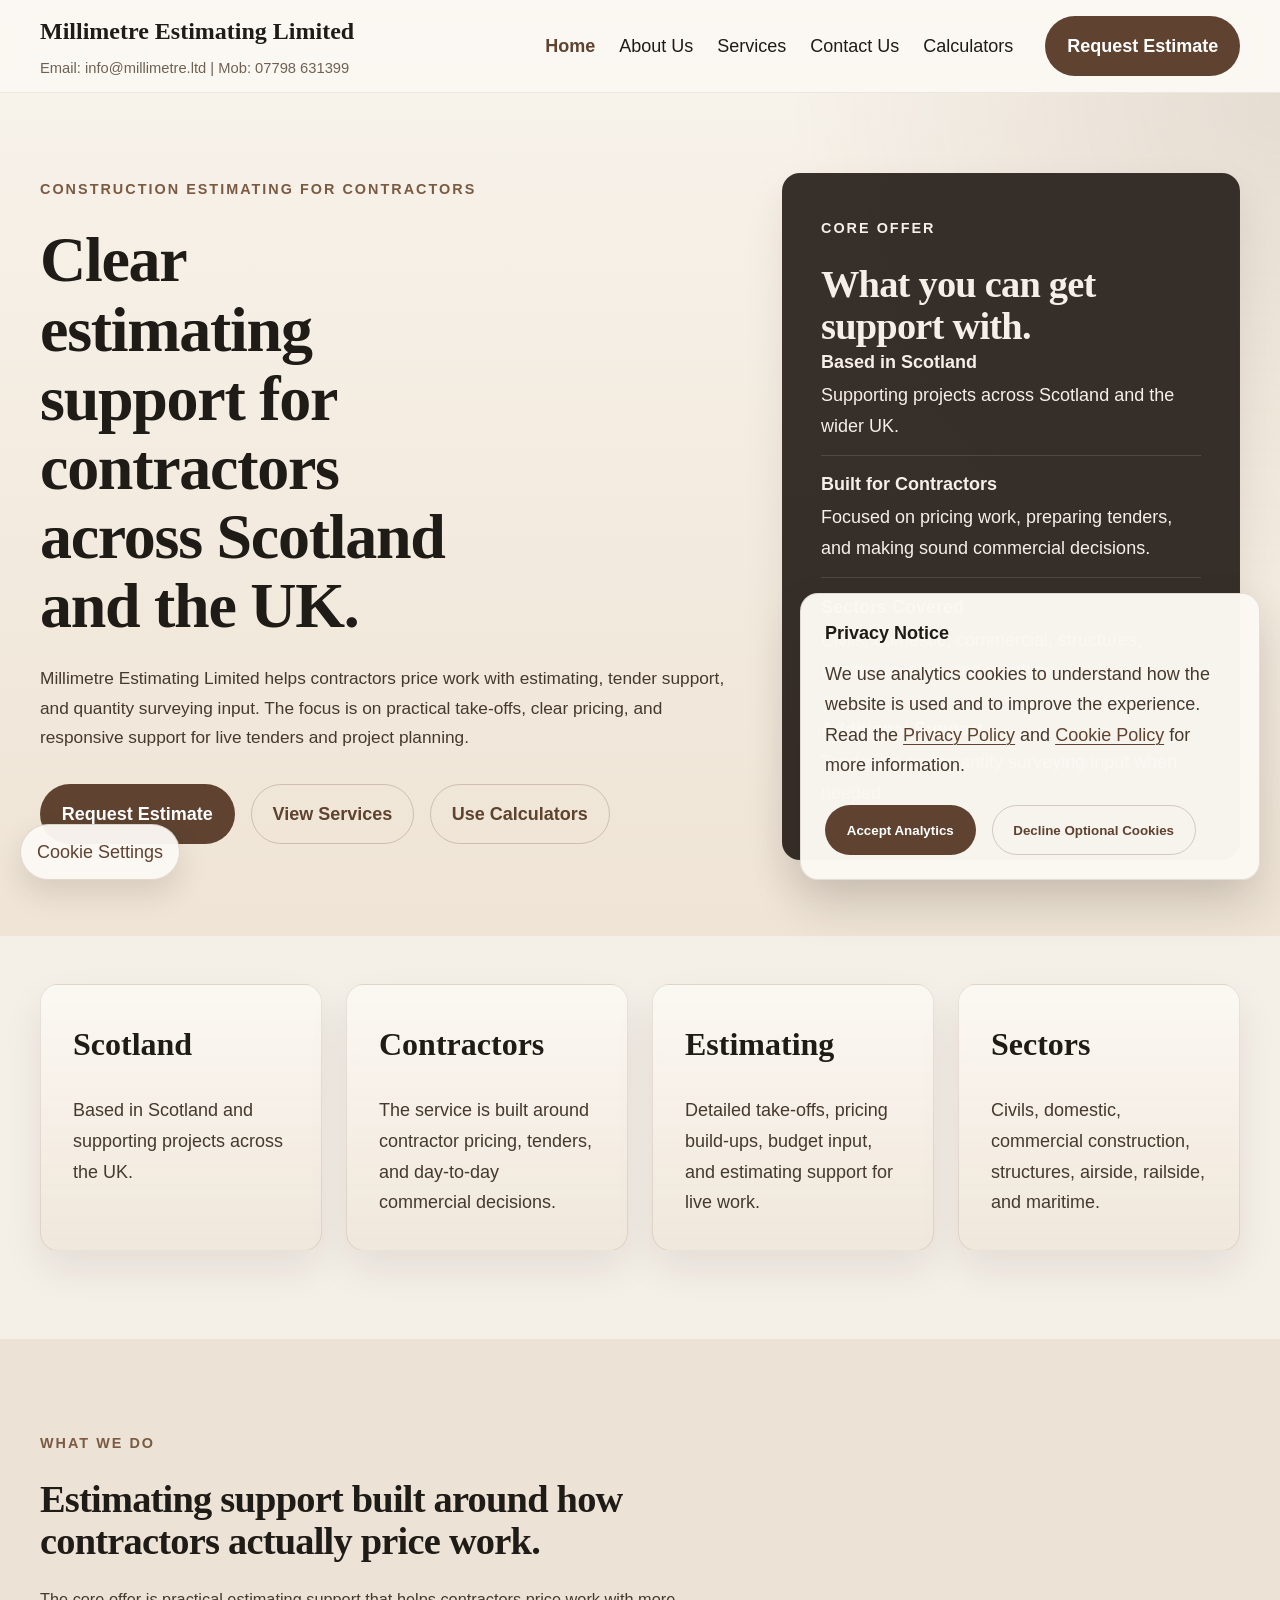
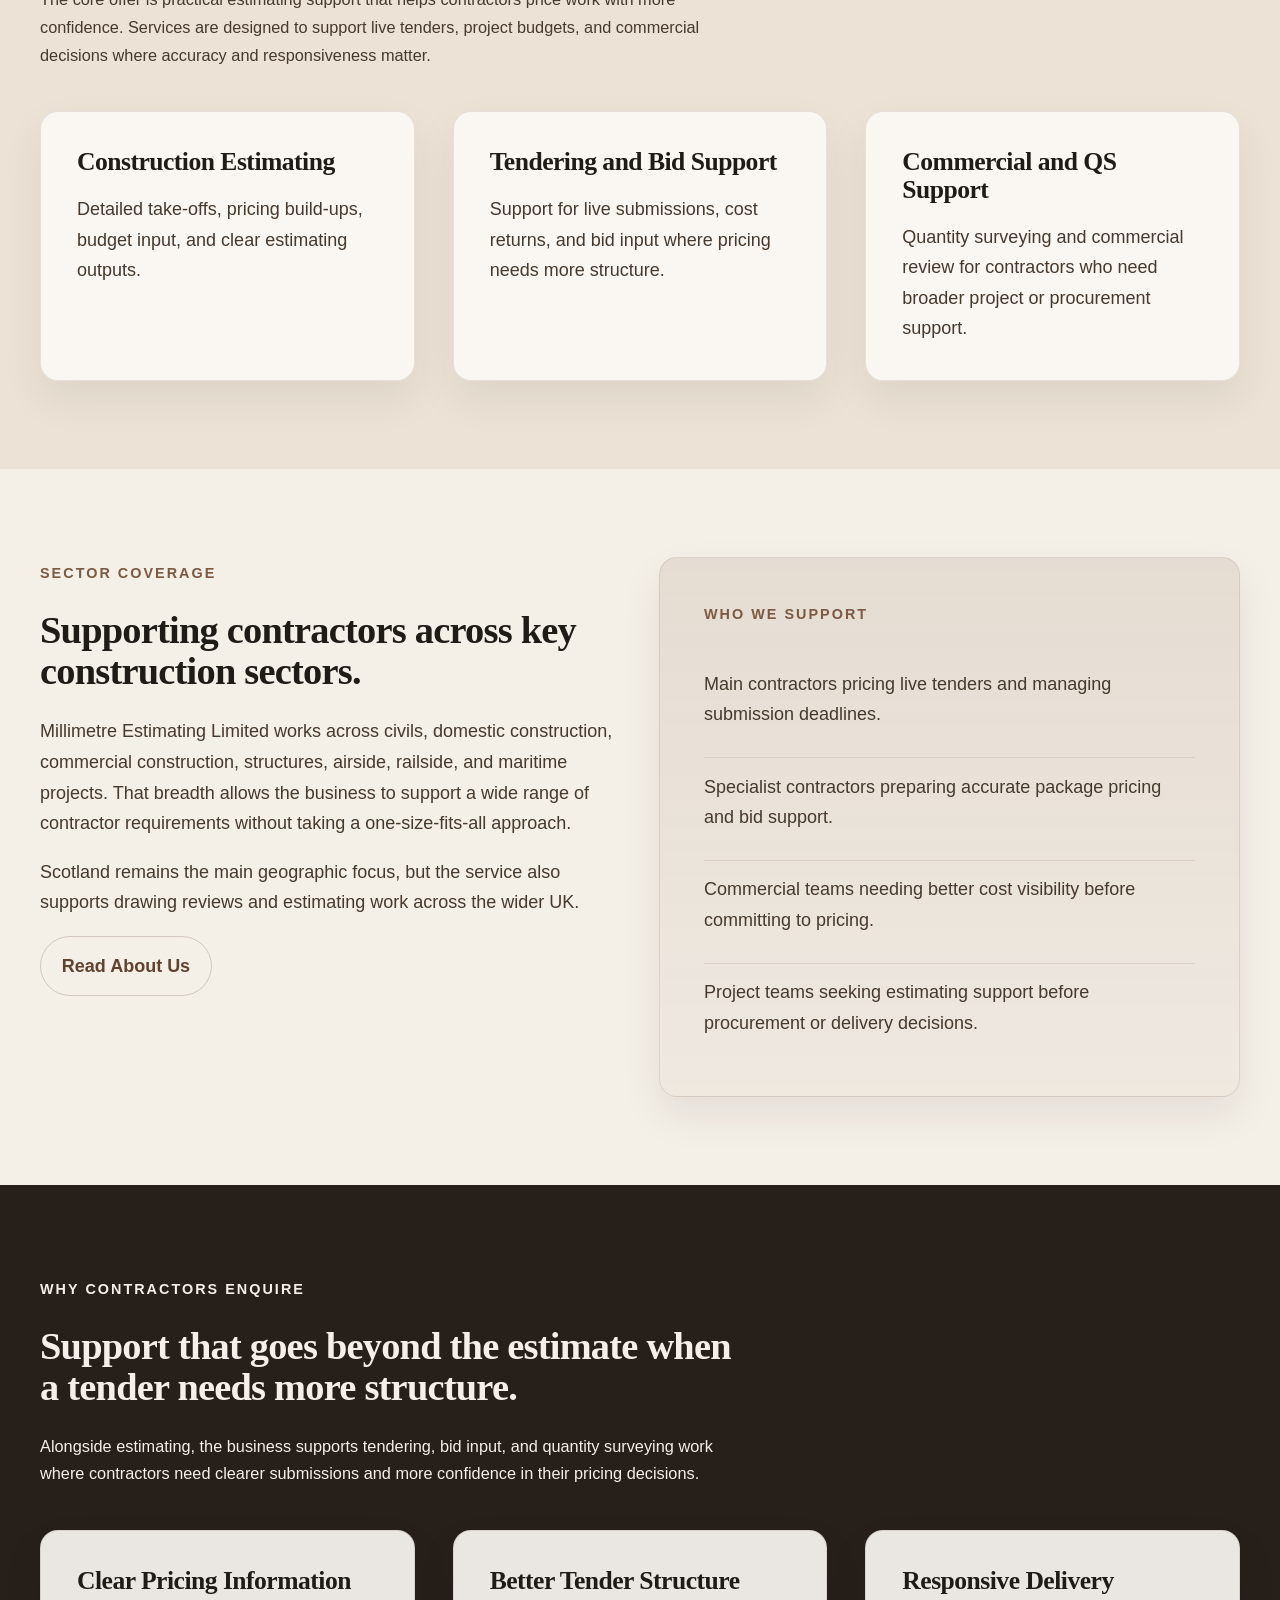
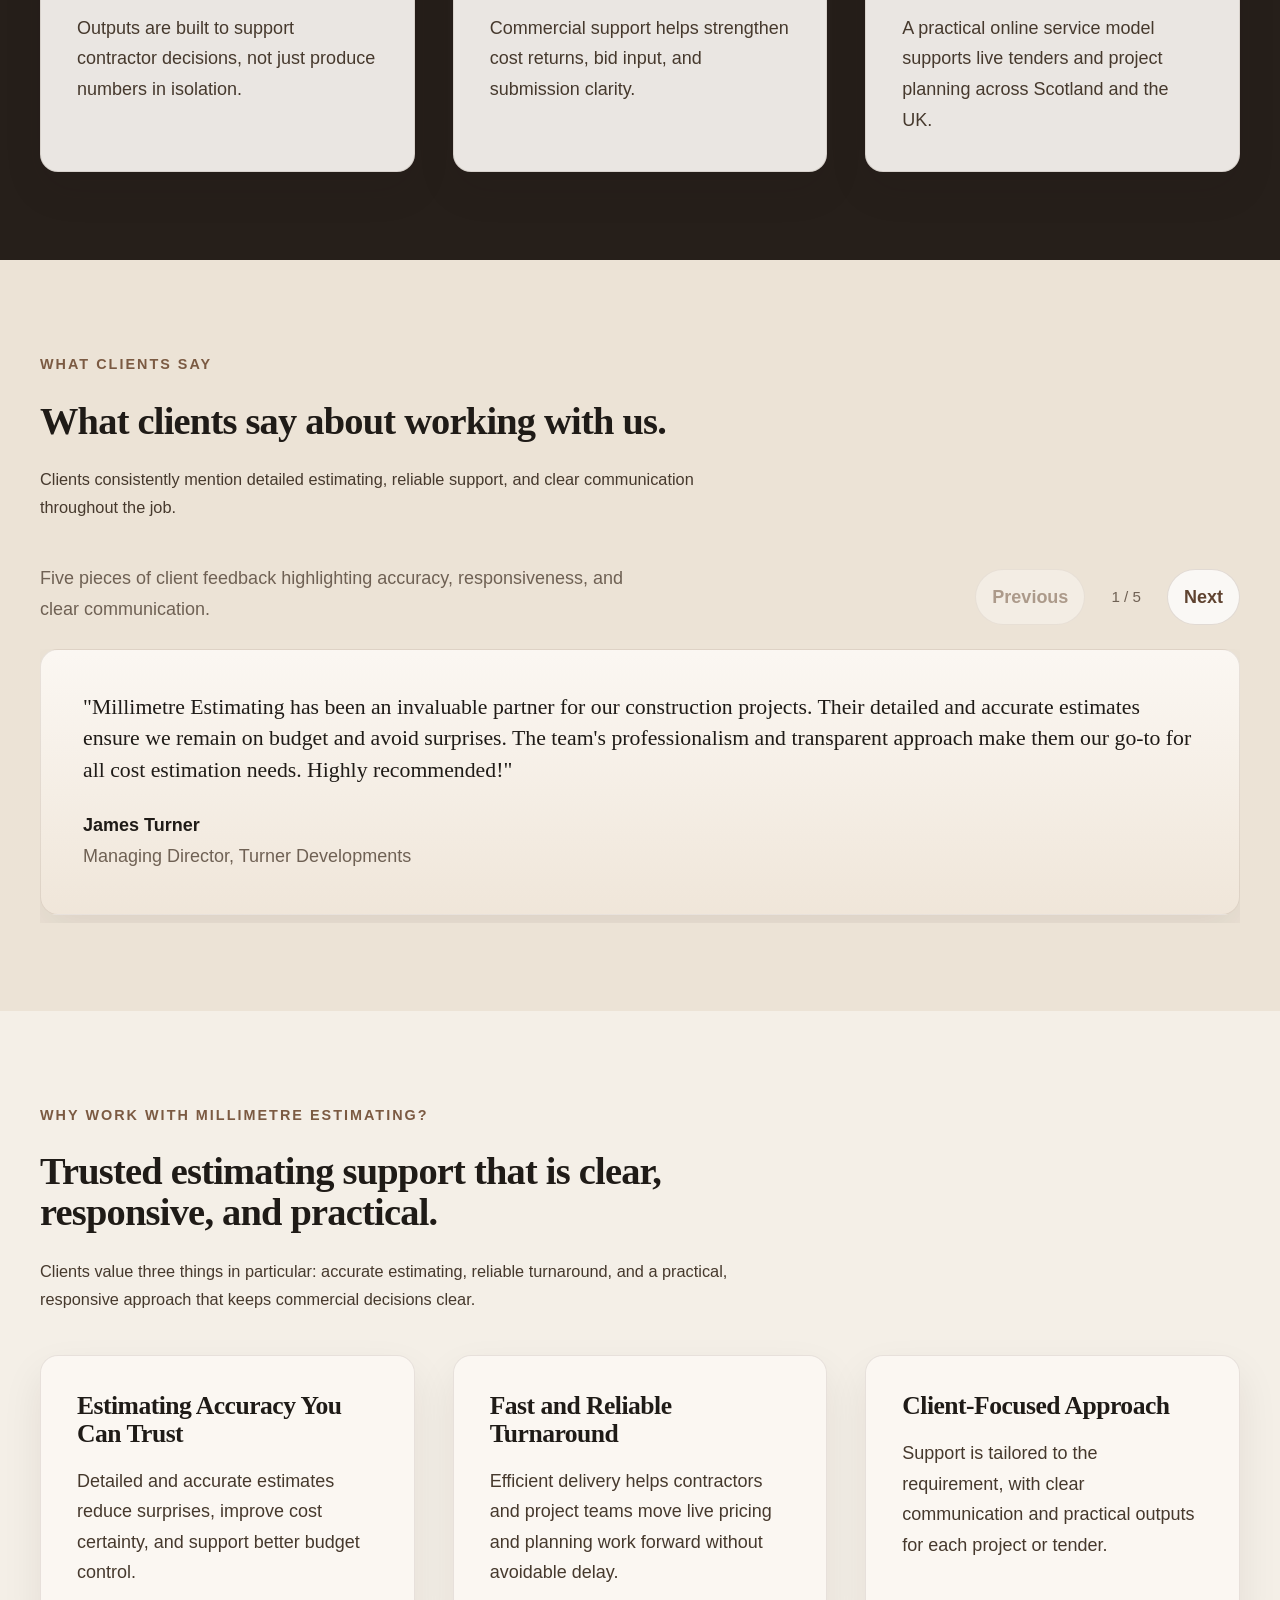
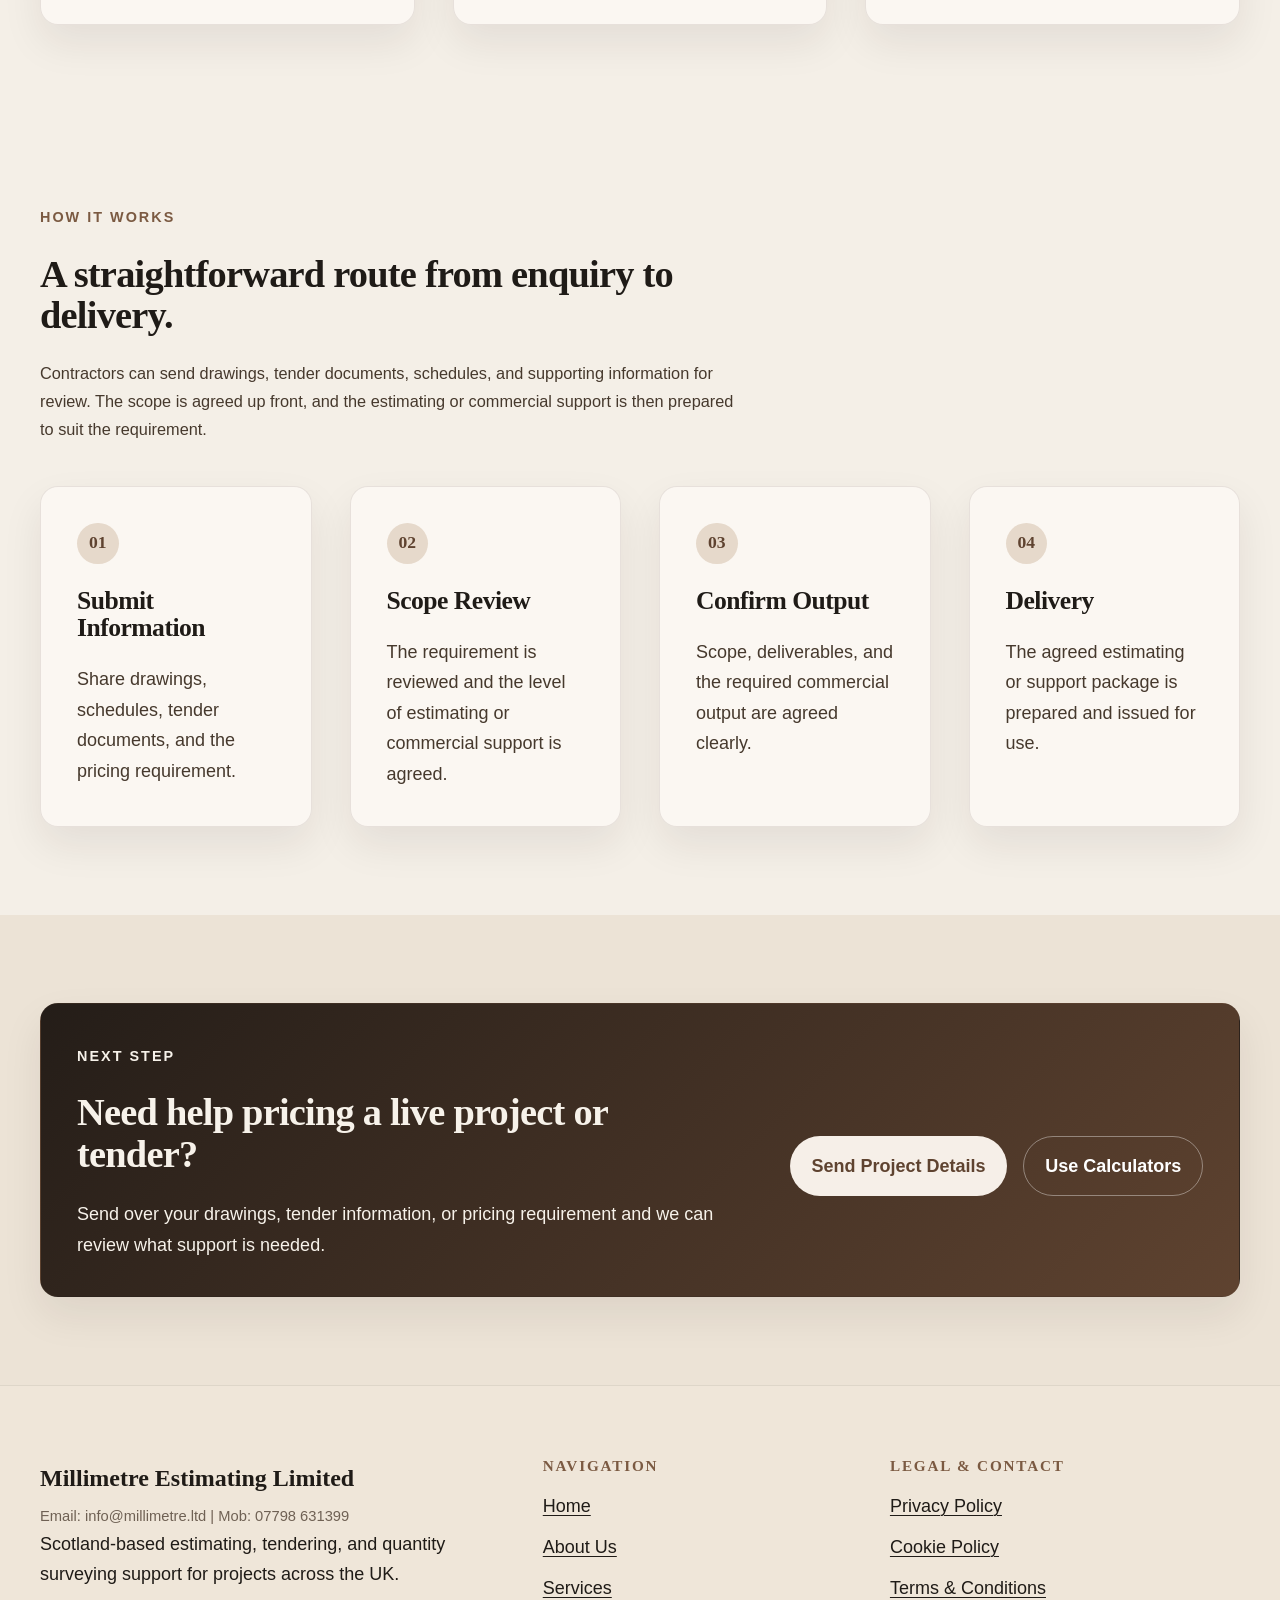
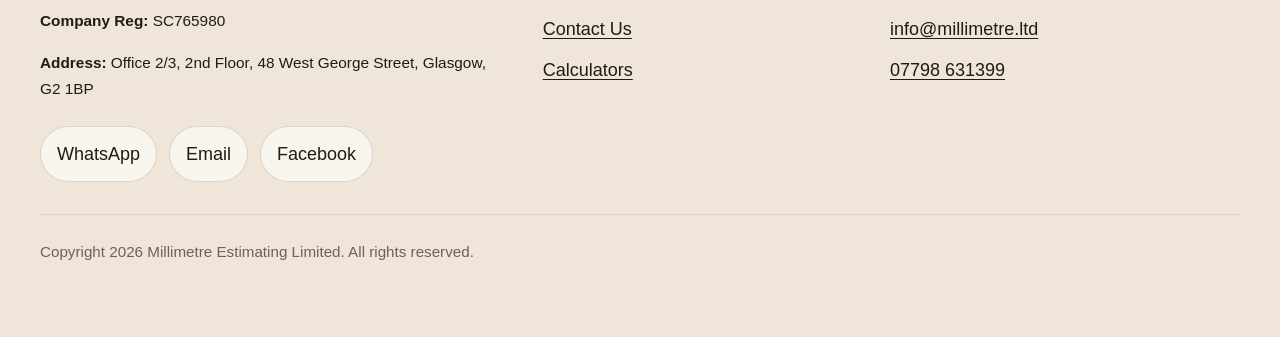
<file: index.html>
<!doctype html>
<html lang="en-GB">
  <head>
    <meta charset="utf-8">
    <meta name="viewport" content="width=device-width, initial-scale=1">
    <title>Construction Estimating Scotland | Contractor Estimating Services | Millimetre Estimating</title>
    <meta name="description" content="Contractor-focused construction estimating services from Scotland, supporting civils, domestic, commercial, structures, airside, railside, and maritime projects across the UK.">
    <link rel="canonical" href="https://www.millimetre.ltd/">
    <meta property="og:title" content="Construction Estimating Scotland | Contractor Estimating Services | Millimetre Estimating">
    <meta property="og:description" content="Contractor-focused construction estimating services from Scotland, supporting civils, domestic, commercial, structures, airside, railside, and maritime projects across the UK.">
    <meta property="og:type" content="website">
    <meta property="og:url" content="https://www.millimetre.ltd/">
    <meta name="twitter:card" content="summary_large_image">
    <script type="application/ld+json">
      {
        "@context": "https://schema.org",
        "@type": "ProfessionalService",
        "name": "Millimetre Estimating Limited",
        "url": "https://www.millimetre.ltd/",
        "email": "info@millimetre.ltd",
        "telephone": "07798 631399",
        "areaServed": ["Glasgow", "Scotland", "United Kingdom"],
        "serviceType": [
          "Construction estimating",
          "Quantity surveying",
          "Tendering support",
          "Bid writing",
          "Cost planning"
        ]
      }
    </script>
    <link rel="icon" href="assets/img/favicon/favicon.ico" sizes="any">
    <link rel="icon" type="image/svg+xml" href="assets/img/favicon/favicon.svg">
    <link rel="icon" type="image/png" sizes="96x96" href="assets/img/favicon/favicon-96x96.png">
    <link rel="apple-touch-icon" sizes="180x180" href="assets/img/favicon/apple-touch-icon.png">
    <link rel="manifest" href="assets/img/favicon/site.webmanifest">
    <meta name="theme-color" content="#efe6d9">
    <link rel="stylesheet" href="assets/css/main.css">
    <script src="assets/js/site-config.js" defer></script>
    <script src="assets/js/site.js" defer></script>
  </head>
  <body>
    <a class="skip-link" href="#main-content">Skip to content</a>

    <header class="site-header">
      <div class="container header-inner">
        <a class="brand" href="./" aria-label="Millimetre Estimating home">
          <span class="brand-mark">Millimetre Estimating Limited</span>
          <div class="brand-tagline">Email: info@millimetre.ltd | Mob: 07798 631399</div>
        </a>

        <button class="nav-toggle" type="button" aria-expanded="false" aria-controls="primary-navigation" data-nav-toggle>
          Menu
        </button>

        <nav class="site-nav" id="primary-navigation" aria-label="Primary" data-site-nav>
          <ul>
            <li><a href="./" aria-current="page">Home</a></li>
            <li><a href="about/">About Us</a></li>
            <li><a href="services/">Services</a></li>
            <li><a href="contact/">Contact Us</a></li>
            <li><a href="calculators/">Calculators</a></li>
          </ul>
          <div class="header-actions">
            <a class="button button-primary" href="contact/">Request Estimate</a>
          </div>
        </nav>
      </div>
    </header>

    <main id="main-content">
      <section class="hero">
        <div class="container hero-grid">
          <div class="hero-copy">
            <div class="eyebrow">Construction Estimating For Contractors</div>
            <h1>Clear estimating support for contractors across Scotland and the UK.</h1>
            <p>
              Millimetre Estimating Limited helps contractors price work with estimating, tender
              support, and quantity surveying input. The focus is on practical take-offs, clear
              pricing, and responsive support for live tenders and project planning.
            </p>
            <div class="hero-actions">
              <a class="button button-primary" href="contact/">Request Estimate</a>
              <a class="button button-secondary" href="services/">View Services</a>
              <a class="button button-secondary" href="calculators/">Use Calculators</a>
            </div>
          </div>
          <aside class="hero-panel" aria-label="Key service summary">
            <div class="eyebrow">Core Offer</div>
            <h2>What you can get support with.</h2>
            <ul class="panel-list">
              <li><strong>Based in Scotland</strong> Supporting projects across Scotland and the wider UK.</li>
              <li><strong>Built for Contractors</strong> Focused on pricing work, preparing tenders, and making sound commercial decisions.</li>
              <li><strong>Sectors Covered</strong> Civils, domestic, commercial, structures, airside, railside, and maritime.</li>
              <li><strong>Additional Support</strong> Tendering and quantity surveying input when needed.</li>
            </ul>
          </aside>
        </div>
      </section>

      <section class="section">
        <div class="container">
          <div class="stats-grid trust-grid">
            <article class="stat-card">
              <strong>Scotland</strong>
              <p>Based in Scotland and supporting projects across the UK.</p>
            </article>
            <article class="stat-card">
              <strong>Contractors</strong>
              <p>The service is built around contractor pricing, tenders, and day-to-day commercial decisions.</p>
            </article>
            <article class="stat-card">
              <strong>Estimating</strong>
              <p>Detailed take-offs, pricing build-ups, budget input, and estimating support for live work.</p>
            </article>
            <article class="stat-card">
              <strong>Sectors</strong>
              <p>Civils, domestic, commercial construction, structures, airside, railside, and maritime.</p>
            </article>
          </div>
        </div>
      </section>

      <section class="section section-muted">
        <div class="container">
          <div class="section-intro">
            <div class="eyebrow">What We Do</div>
            <h2>Estimating support built around how contractors actually price work.</h2>
            <p>
              The core offer is practical estimating support that helps contractors price work with
              more confidence. Services are designed to support live tenders, project budgets, and
              commercial decisions where accuracy and responsiveness matter.
            </p>
          </div>
          <div class="preview-grid">
            <article class="preview-card">
              <h3>Construction Estimating</h3>
              <p>Detailed take-offs, pricing build-ups, budget input, and clear estimating outputs.</p>
            </article>
            <article class="preview-card">
              <h3>Tendering and Bid Support</h3>
              <p>Support for live submissions, cost returns, and bid input where pricing needs more structure.</p>
            </article>
            <article class="preview-card">
              <h3>Commercial and QS Support</h3>
              <p>Quantity surveying and commercial review for contractors who need broader project or procurement support.</p>
            </article>
          </div>
        </div>
      </section>

      <section class="section">
        <div class="container story-grid">
          <div>
            <div class="eyebrow">Sector Coverage</div>
            <h2>Supporting contractors across key construction sectors.</h2>
            <p>
              Millimetre Estimating Limited works across civils, domestic construction, commercial
              construction, structures, airside, railside, and maritime projects. That breadth
              allows the business to support a wide range of contractor requirements without taking
              a one-size-fits-all approach.
            </p>
            <p>
              Scotland remains the main geographic focus, but the service also supports drawing
              reviews and estimating work across the wider UK.
            </p>
            <a class="button button-secondary" href="about/">Read About Us</a>
          </div>
          <div class="highlight-panel">
            <div class="eyebrow">Who We Support</div>
            <ul class="value-list">
              <li>Main contractors pricing live tenders and managing submission deadlines.</li>
              <li>Specialist contractors preparing accurate package pricing and bid support.</li>
              <li>Commercial teams needing better cost visibility before committing to pricing.</li>
              <li>Project teams seeking estimating support before procurement or delivery decisions.</li>
            </ul>
          </div>
        </div>
      </section>

      <section class="section section-dark">
        <div class="container">
          <div class="section-intro">
            <div class="eyebrow">Why Contractors Enquire</div>
            <h2>Support that goes beyond the estimate when a tender needs more structure.</h2>
            <p>
              Alongside estimating, the business supports tendering, bid input, and quantity
              surveying work where contractors need clearer submissions and more confidence in their
              pricing decisions.
            </p>
          </div>
          <div class="feature-grid">
            <article class="service-card">
              <h3>Clear Pricing Information</h3>
              <p>Outputs are built to support contractor decisions, not just produce numbers in isolation.</p>
            </article>
            <article class="service-card">
              <h3>Better Tender Structure</h3>
              <p>Commercial support helps strengthen cost returns, bid input, and submission clarity.</p>
            </article>
            <article class="service-card">
              <h3>Responsive Delivery</h3>
              <p>A practical online service model supports live tenders and project planning across Scotland and the UK.</p>
            </article>
          </div>
        </div>
      </section>

      <section class="section section-muted">
        <div class="container">
          <div class="section-intro">
            <div class="eyebrow">What Clients Say</div>
            <h2>What clients say about working with us.</h2>
            <p>
              Clients consistently mention detailed estimating, reliable support, and clear
              communication throughout the job.
            </p>
          </div>
          <div class="testimonial-shell" data-testimonial-slider>
            <div class="testimonial-toolbar">
              <p class="testimonial-summary">
                Five pieces of client feedback highlighting accuracy, responsiveness, and clear
                communication.
              </p>
              <div class="testimonial-controls" aria-label="Testimonial controls">
                <button class="testimonial-control" type="button" data-slider-prev aria-controls="homepage-testimonials" aria-label="Show previous testimonial">
                  Previous
                </button>
                <p class="testimonial-status" data-slider-status aria-live="polite">1 / 5</p>
                <button class="testimonial-control" type="button" data-slider-next aria-controls="homepage-testimonials" aria-label="Show next testimonial">
                  Next
                </button>
              </div>
            </div>
            <div class="testimonial-grid" id="homepage-testimonials" data-slider-track tabindex="0" aria-label="Client testimonials">
              <article class="testimonial-card">
              <p class="testimonial-quote">
                "Millimetre Estimating has been an invaluable partner for our construction
                projects. Their detailed and accurate estimates ensure we remain on budget and
                avoid surprises. The team's professionalism and transparent approach make them our
                go-to for all cost estimation needs. Highly recommended!"
              </p>
              <p class="testimonial-attribution">
                <strong>James Turner</strong><br>
                Managing Director, Turner Developments
              </p>
              </article>
              <article class="testimonial-card">
              <p class="testimonial-quote">
                "I've worked with Millimetre Estimating on numerous projects, and their service is
                exceptional. They deliver clear and comprehensive estimates that integrate
                seamlessly into our plans, making the whole process smoother for both us and our
                clients."
              </p>
              <p class="testimonial-attribution">
                <strong>Sarah Williams</strong><br>
                Architect, Williams &amp; Co. Design
              </p>
              </article>
              <article class="testimonial-card">
              <p class="testimonial-quote">
                "The estimates provided by Millimetre Estimating are always reliable and precise.
                Their expertise in both domestic and commercial construction projects helps us
                streamline costs and maintain client satisfaction. Their follow-up support is an
                added bonus!"
              </p>
              <p class="testimonial-attribution">
                <strong>Brian Harrison</strong><br>
                Operations Manager, BuildSmart Solutions
              </p>
              </article>
              <article class="testimonial-card">
              <p class="testimonial-quote">
                "As a first-time self-builder, Millimetre Estimating made the process so much
                easier. Their transparent and detailed estimates helped me manage my budget
                confidently. The team was responsive and explained every aspect thoroughly. An
                excellent experience!"
              </p>
              <p class="testimonial-attribution">
                <strong>Emily Davis</strong><br>
                Self Builder, Independent Project
              </p>
              </article>
              <article class="testimonial-card">
              <p class="testimonial-quote">
                "Working with Millimetre Estimating has been a game-changer for us. Their accurate
                material take-offs and detailed BOQs allow us to plan our projects more
                effectively. They consistently exceed expectations, and their professionalism is
                unmatched."
              </p>
              <p class="testimonial-attribution">
                <strong>Tom Morris</strong><br>
                Senior Project Manager, Bennett Construction Group
              </p>
              </article>
            </div>
          </div>
        </div>
      </section>

      <section class="section">
        <div class="container">
          <div class="section-intro">
            <div class="eyebrow">Why Work With Millimetre Estimating?</div>
            <h2>Trusted estimating support that is clear, responsive, and practical.</h2>
            <p>
              Clients value three things in particular: accurate estimating, reliable turnaround,
              and a practical, responsive approach that keeps commercial decisions clear.
            </p>
          </div>
          <div class="feature-grid">
            <article class="preview-card">
              <h3>Estimating Accuracy You Can Trust</h3>
              <p>Detailed and accurate estimates reduce surprises, improve cost certainty, and support better budget control.</p>
            </article>
            <article class="preview-card">
              <h3>Fast and Reliable Turnaround</h3>
              <p>Efficient delivery helps contractors and project teams move live pricing and planning work forward without avoidable delay.</p>
            </article>
            <article class="preview-card">
              <h3>Client-Focused Approach</h3>
              <p>Support is tailored to the requirement, with clear communication and practical outputs for each project or tender.</p>
            </article>
          </div>
        </div>
      </section>

      <section class="section">
        <div class="container">
          <div class="section-intro">
            <div class="eyebrow">How It Works</div>
            <h2>A straightforward route from enquiry to delivery.</h2>
            <p>
              Contractors can send drawings, tender documents, schedules, and supporting
              information for review. The scope is agreed up front, and the estimating or
              commercial support is then prepared to suit the requirement.
            </p>
          </div>
          <div class="process-grid">
            <article class="process-step">
              <strong>01</strong>
              <h3>Submit Information</h3>
              <p>Share drawings, schedules, tender documents, and the pricing requirement.</p>
            </article>
            <article class="process-step">
              <strong>02</strong>
              <h3>Scope Review</h3>
              <p>The requirement is reviewed and the level of estimating or commercial support is agreed.</p>
            </article>
            <article class="process-step">
              <strong>03</strong>
              <h3>Confirm Output</h3>
              <p>Scope, deliverables, and the required commercial output are agreed clearly.</p>
            </article>
            <article class="process-step">
              <strong>04</strong>
              <h3>Delivery</h3>
              <p>The agreed estimating or support package is prepared and issued for use.</p>
            </article>
          </div>
        </div>
      </section>

      <section class="section section-muted">
        <div class="container">
          <div class="cta-band">
            <div>
              <div class="eyebrow">Next Step</div>
            <h2>Need help pricing a live project or tender?</h2>
              <p>
                Send over your drawings, tender information, or pricing requirement and we can
                review what support is needed.
              </p>
            </div>
            <div class="cta-actions">
              <a class="button button-primary" href="contact/">Send Project Details</a>
              <a class="button button-secondary" href="calculators/">Use Calculators</a>
            </div>
          </div>
        </div>
      </section>
    </main>

    <footer class="site-footer">
      <div class="container">
        <div class="footer-grid">
          <div>
            <a class="brand" href="./">
              <span class="brand-mark">Millimetre Estimating Limited</span>
              <div class="brand-tagline">Email: info@millimetre.ltd | Mob: 07798 631399</div>
            </a>
            <p>
              Scotland-based estimating, tendering, and quantity surveying support for projects across
              the UK.
            </p>
            <p class="footer-company-meta"><strong>Company Reg:</strong> SC765980</p>
            <p class="footer-company-meta"><strong>Address:</strong> Office 2/3, 2nd Floor, 48 West George Street, Glasgow, G2 1BP</p>
            <div class="footer-socials" aria-label="Direct contact links">
              <a class="footer-social-link" href="https://wa.me/447798631399?text=Hello%20Millimetre%20Estimating%20Limited" target="_blank" rel="noopener noreferrer">WhatsApp</a>
              <a class="footer-social-link" href="mailto:info@millimetre.ltd">Email</a>
              <a class="footer-social-link" href="https://www.facebook.com/share/1BCHfPD5ax/?mibextid=wwXIfr" target="_blank" rel="noopener noreferrer">Facebook</a>
            </div>
          </div>
          <div>
            <h2 class="footer-title">Navigation</h2>
            <ul class="footer-list">
              <li><a href="./">Home</a></li>
              <li><a href="./about/">About Us</a></li>
              <li><a href="./services/">Services</a></li>
              <li><a href="./contact/">Contact Us</a></li>
              <li><a href="./calculators/">Calculators</a></li>
            </ul>
          </div>
          <div>
            <h2 class="footer-title">Legal & Contact</h2>
            <ul class="footer-list">
              <li><a href="./privacy/">Privacy Policy</a></li>
              <li><a href="./cookies/">Cookie Policy</a></li>
              <li><a href="./terms/">Terms &amp; Conditions</a></li>
              <li><a href="mailto:info@millimetre.ltd">info@millimetre.ltd</a></li>
              <li><a href="tel:07798631399">07798 631399</a></li>
            </ul>
          </div>
        </div>
        <div class="footer-meta">
          Copyright <span data-year></span> Millimetre Estimating Limited. All rights reserved.
        </div>
      </div>
    </footer>
  </body>
</html>
</file>
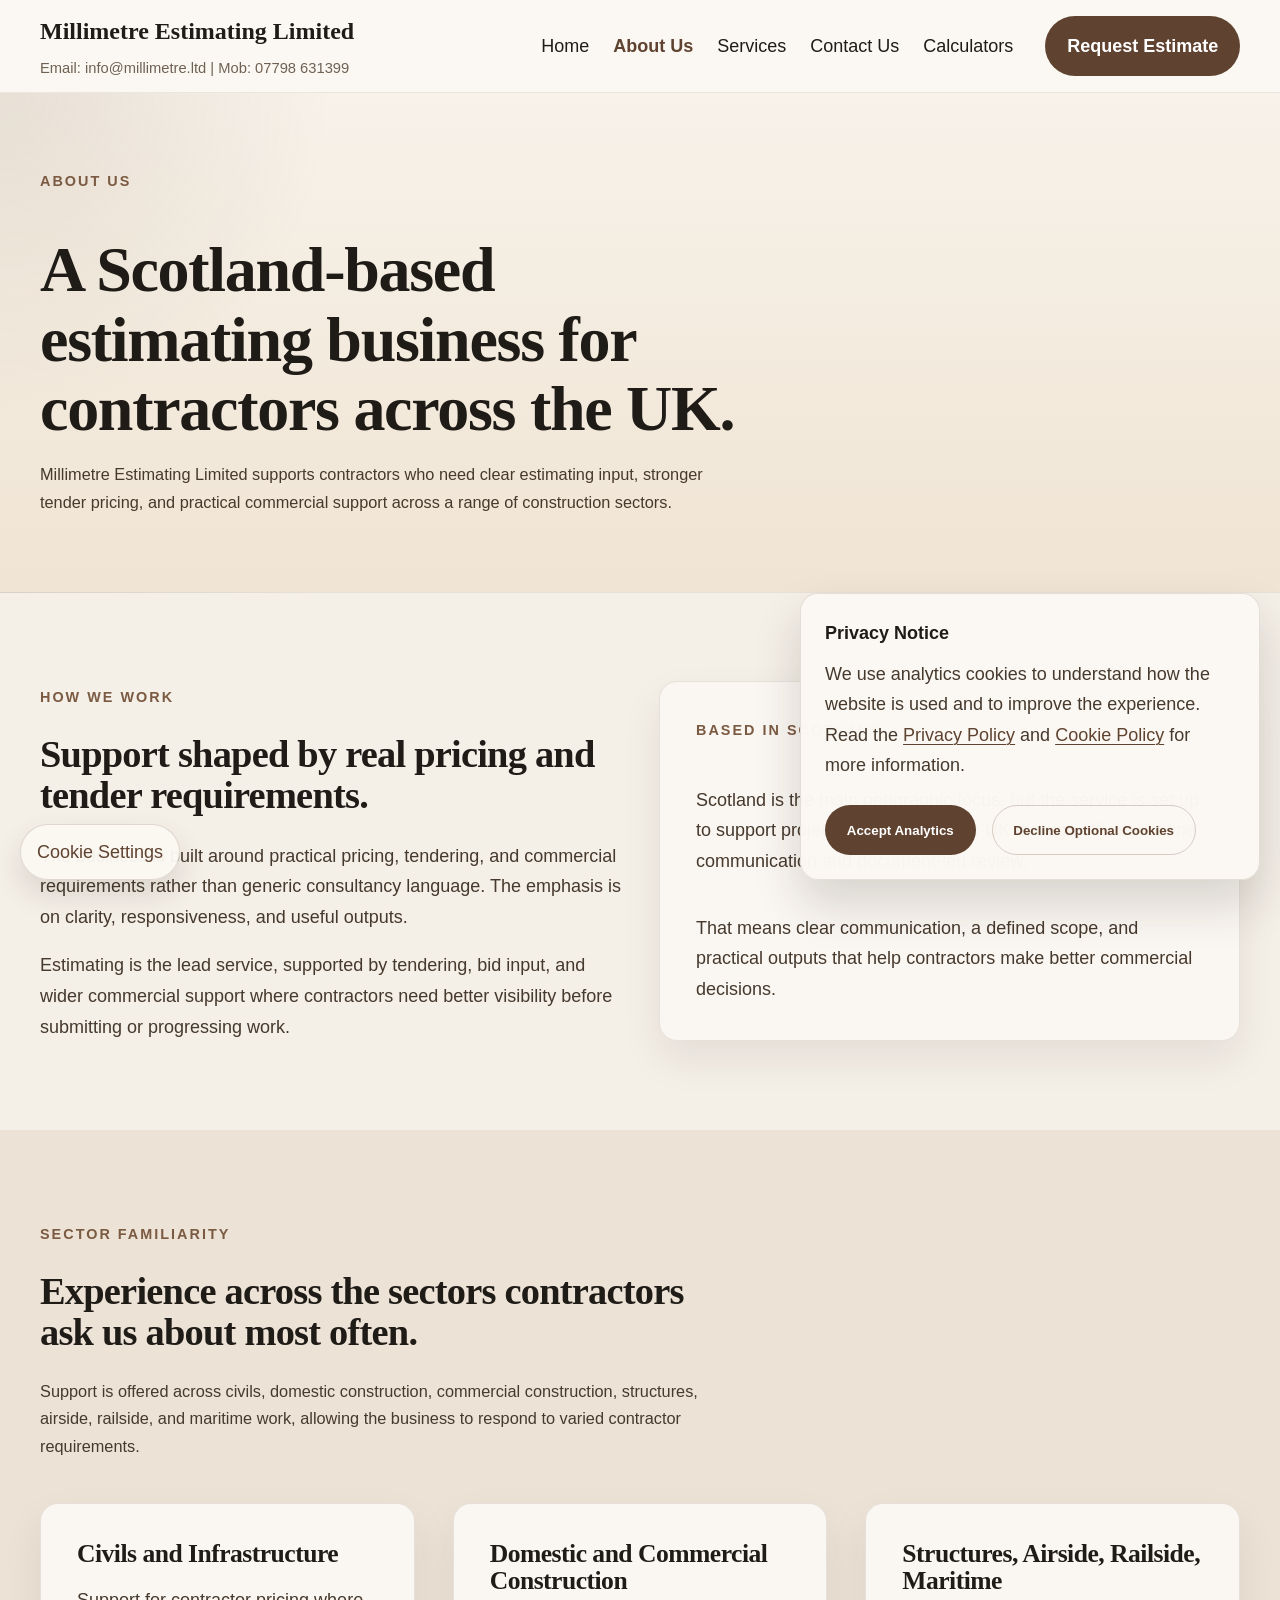
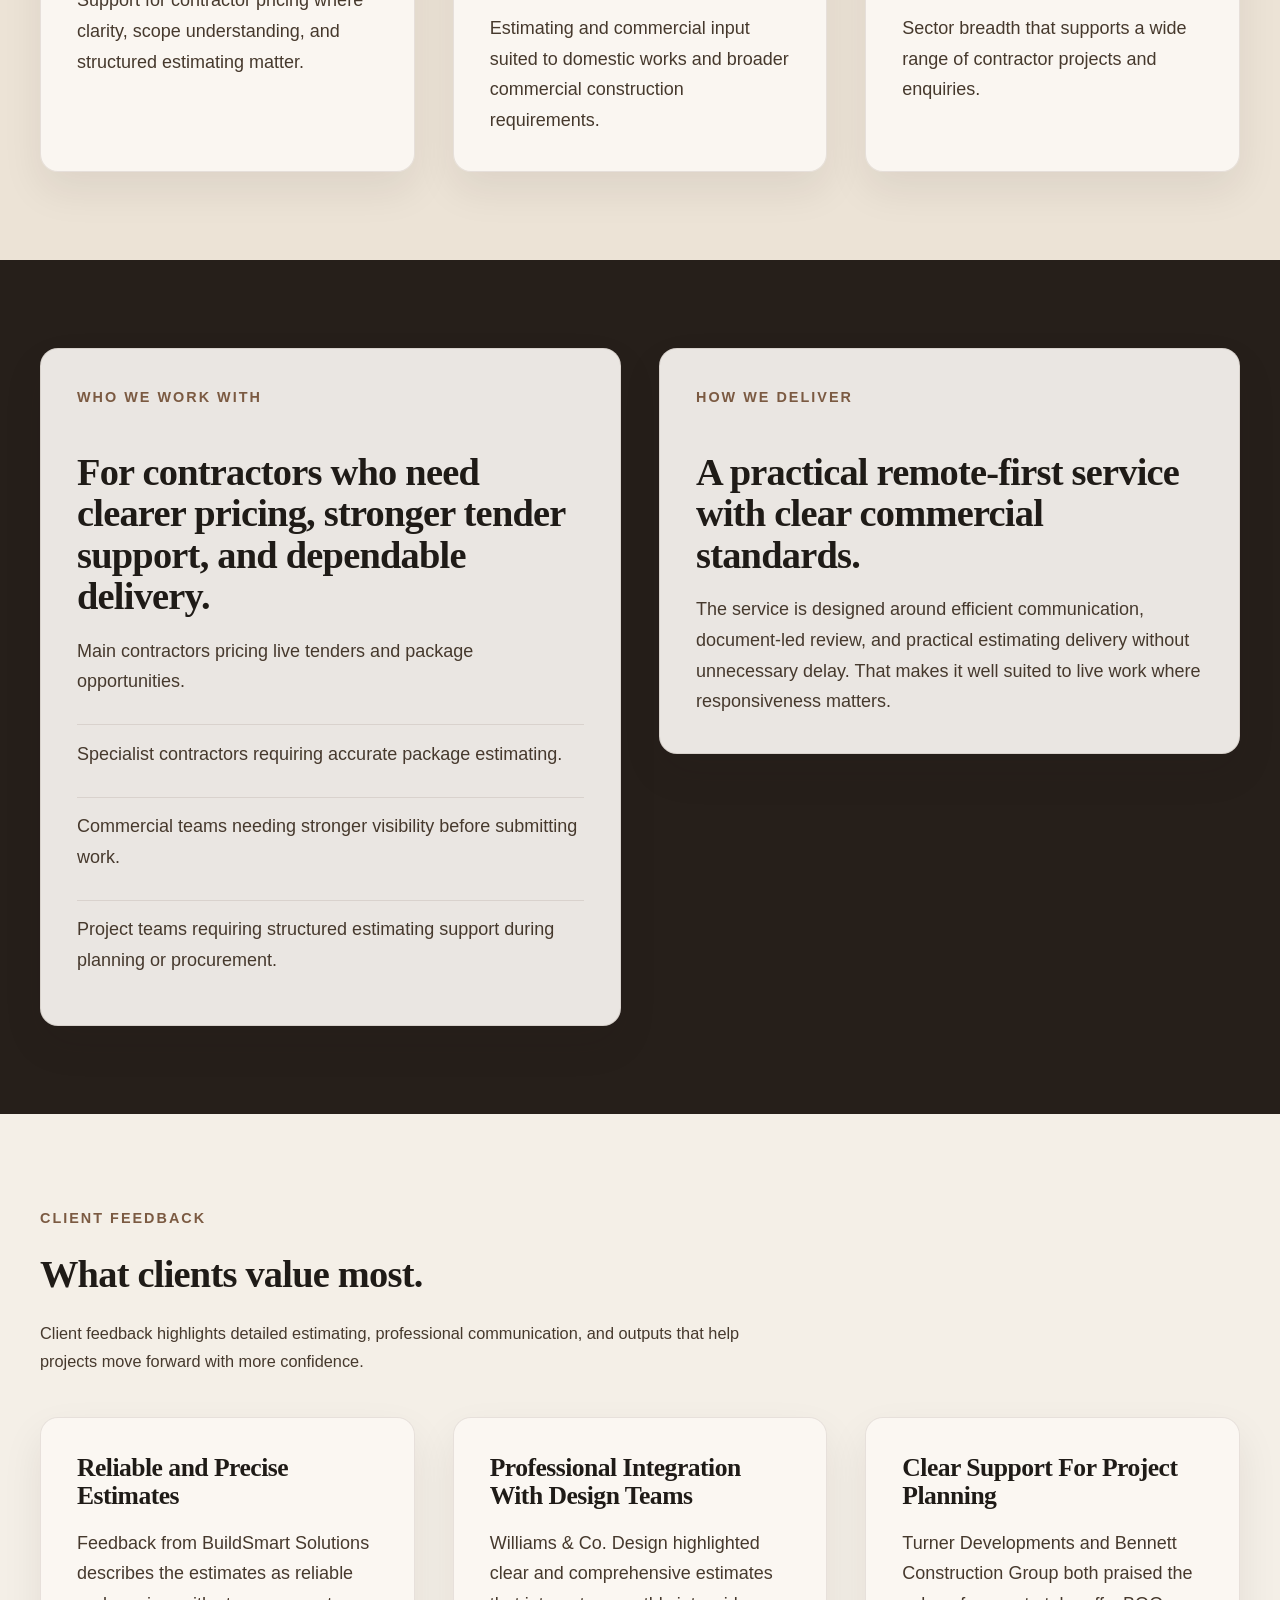
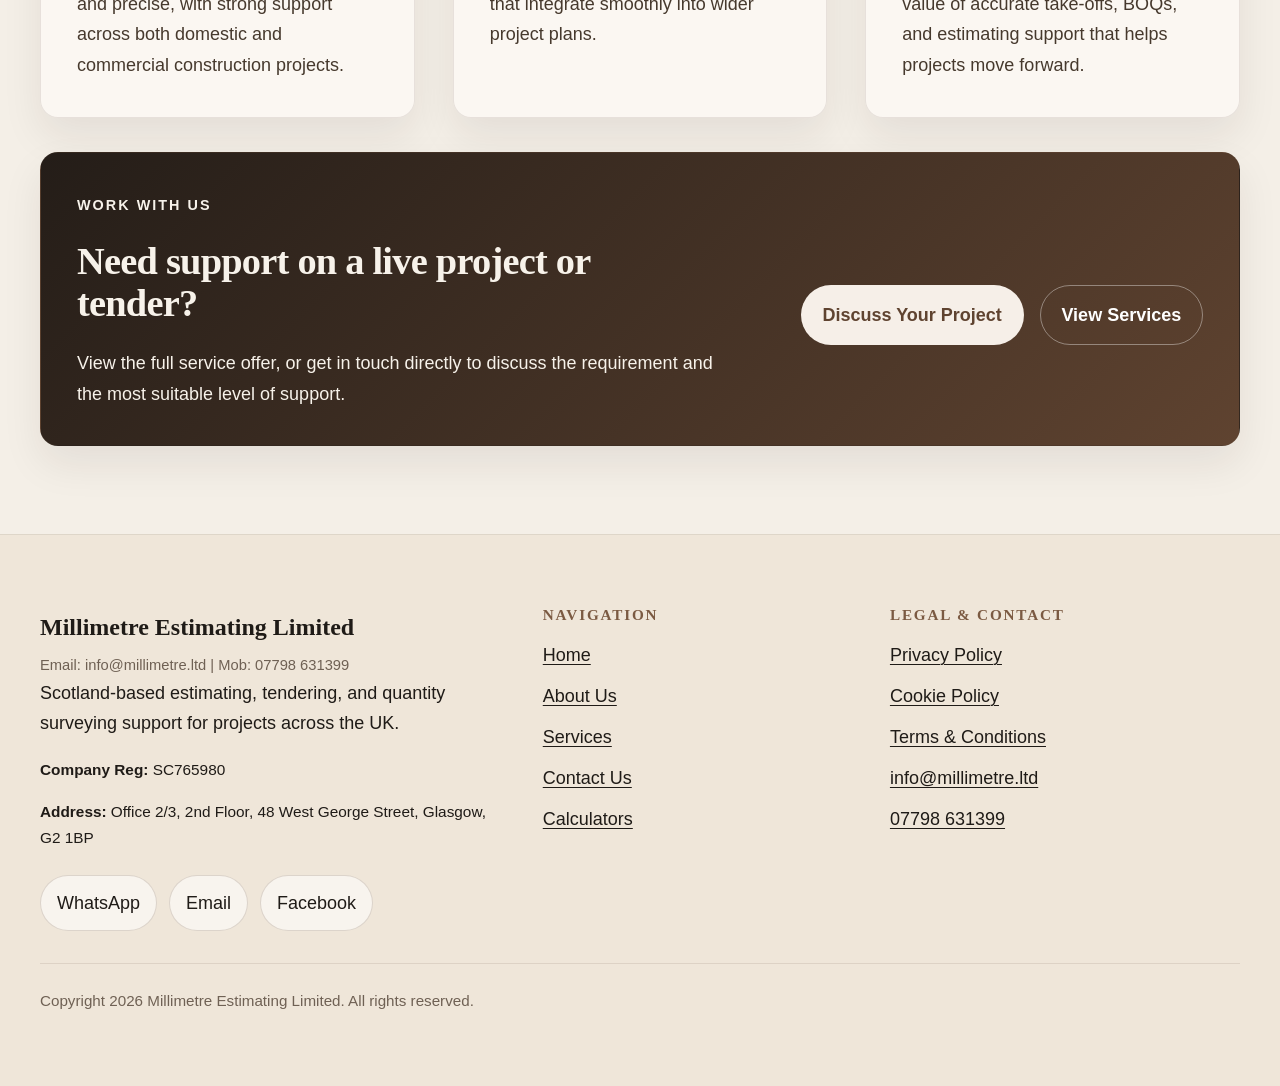
<file: about/index.html>
<!doctype html>
<html lang="en-GB">
  <head>
    <meta charset="utf-8">
    <meta name="viewport" content="width=device-width, initial-scale=1">
    <title>About Millimetre Estimating | Construction Estimating in Scotland</title>
    <meta name="description" content="Learn about Millimetre Estimating Limited, a Scotland-based business supporting contractors with estimating, tendering, bid input, and commercial support across the UK.">
    <link rel="canonical" href="https://www.millimetre.ltd/about/">
    <meta property="og:title" content="About Millimetre Estimating | Construction Estimating in Scotland">
    <meta property="og:description" content="Learn about Millimetre Estimating Limited, a Scotland-based business supporting contractors with estimating, tendering, bid input, and commercial support across the UK.">
    <meta property="og:type" content="website">
    <meta property="og:url" content="https://www.millimetre.ltd/about/">
    <meta name="twitter:card" content="summary_large_image">
    <link rel="icon" href="../assets/img/favicon/favicon.ico" sizes="any">
    <link rel="icon" type="image/svg+xml" href="../assets/img/favicon/favicon.svg">
    <link rel="icon" type="image/png" sizes="96x96" href="../assets/img/favicon/favicon-96x96.png">
    <link rel="apple-touch-icon" sizes="180x180" href="../assets/img/favicon/apple-touch-icon.png">
    <link rel="manifest" href="../assets/img/favicon/site.webmanifest">
    <meta name="theme-color" content="#efe6d9">
    <link rel="stylesheet" href="../assets/css/main.css">
    <script src="../assets/js/site-config.js" defer></script>
    <script src="../assets/js/site.js" defer></script>
  </head>
  <body>
    <a class="skip-link" href="#main-content">Skip to content</a>

    <header class="site-header">
      <div class="container header-inner">
        <a class="brand" href="../" aria-label="Millimetre Estimating home">
          <span class="brand-mark">Millimetre Estimating Limited</span>
          <div class="brand-tagline">Email: info@millimetre.ltd | Mob: 07798 631399</div>
        </a>

        <button class="nav-toggle" type="button" aria-expanded="false" aria-controls="primary-navigation" data-nav-toggle>
          Menu
        </button>

        <nav class="site-nav" id="primary-navigation" aria-label="Primary" data-site-nav>
          <ul>
            <li><a href="../">Home</a></li>
            <li><a href="../about/" aria-current="page">About Us</a></li>
            <li><a href="../services/">Services</a></li>
            <li><a href="../contact/">Contact Us</a></li>
            <li><a href="../calculators/">Calculators</a></li>
          </ul>
          <div class="header-actions">
            <a class="button button-primary" href="../contact/">Request Estimate</a>
          </div>
        </nav>
      </div>
    </header>

    <main id="main-content">
      <section class="page-hero">
        <div class="container">
          <div class="eyebrow">About Us</div>
          <h1>A Scotland-based estimating business for contractors across the UK.</h1>
          <p>
            Millimetre Estimating Limited supports contractors who need clear estimating input,
            stronger tender pricing, and practical commercial support across a range of
            construction sectors.
          </p>
        </div>
      </section>

      <section class="section">
        <div class="container story-grid">
          <div>
            <div class="eyebrow">How We Work</div>
            <h2>Support shaped by real pricing and tender requirements.</h2>
            <p>
              The business is built around practical pricing, tendering, and commercial
              requirements rather than generic consultancy language. The emphasis is on clarity,
              responsiveness, and useful outputs.
            </p>
            <p>
              Estimating is the lead service, supported by tendering, bid input, and wider
              commercial support where contractors need better visibility before submitting or
              progressing work.
            </p>
          </div>
          <div class="surface-panel">
            <div class="eyebrow">Based in Scotland</div>
            <p>
              Scotland is the main geographic focus, but the service is set up to support projects
              across the wider UK through efficient online communication and document-led review.
            </p>
            <p>
              That means clear communication, a defined scope, and practical outputs that help
              contractors make better commercial decisions.
            </p>
          </div>
        </div>
      </section>

      <section class="section section-muted">
        <div class="container">
          <div class="section-intro">
            <div class="eyebrow">Sector Familiarity</div>
            <h2>Experience across the sectors contractors ask us about most often.</h2>
            <p>
              Support is offered across civils, domestic construction, commercial construction,
              structures, airside, railside, and maritime work, allowing the business to respond
              to varied contractor requirements.
            </p>
          </div>
          <div class="feature-grid">
            <article class="preview-card">
              <h3>Civils and Infrastructure</h3>
              <p>Support for contractor pricing where clarity, scope understanding, and structured estimating matter.</p>
            </article>
            <article class="preview-card">
              <h3>Domestic and Commercial Construction</h3>
              <p>Estimating and commercial input suited to domestic works and broader commercial construction requirements.</p>
            </article>
            <article class="preview-card">
              <h3>Structures, Airside, Railside, Maritime</h3>
              <p>Sector breadth that supports a wide range of contractor projects and enquiries.</p>
            </article>
          </div>
        </div>
      </section>

      <section class="section section-dark">
        <div class="container split-grid">
          <article class="service-card">
            <div class="eyebrow">Who We Work With</div>
            <h2>For contractors who need clearer pricing, stronger tender support, and dependable delivery.</h2>
            <ul class="value-list">
              <li>Main contractors pricing live tenders and package opportunities.</li>
              <li>Specialist contractors requiring accurate package estimating.</li>
              <li>Commercial teams needing stronger visibility before submitting work.</li>
              <li>Project teams requiring structured estimating support during planning or procurement.</li>
            </ul>
          </article>
          <article class="service-card">
            <div class="eyebrow">How We Deliver</div>
            <h2>A practical remote-first service with clear commercial standards.</h2>
            <p>
              The service is designed around efficient communication, document-led review, and
              practical estimating delivery without unnecessary delay. That makes it well suited to
              live work where responsiveness matters.
            </p>
          </article>
        </div>
      </section>

      <section class="section">
        <div class="container">
          <div class="section-intro">
            <div class="eyebrow">Client Feedback</div>
            <h2>What clients value most.</h2>
            <p>
              Client feedback highlights detailed estimating, professional communication, and
              outputs that help projects move forward with more confidence.
            </p>
          </div>
          <div class="detail-grid">
            <article class="preview-card">
              <h3>Reliable and Precise Estimates</h3>
              <p>Feedback from BuildSmart Solutions describes the estimates as reliable and precise, with strong support across both domestic and commercial construction projects.</p>
            </article>
            <article class="preview-card">
              <h3>Professional Integration With Design Teams</h3>
              <p>Williams &amp; Co. Design highlighted clear and comprehensive estimates that integrate smoothly into wider project plans.</p>
            </article>
            <article class="preview-card">
              <h3>Clear Support For Project Planning</h3>
              <p>Turner Developments and Bennett Construction Group both praised the value of accurate take-offs, BOQs, and estimating support that helps projects move forward.</p>
            </article>
          </div>
          <div class="cta-band">
            <div>
              <div class="eyebrow">Work With Us</div>
              <h2>Need support on a live project or tender?</h2>
              <p>
                View the full service offer, or get in touch directly to discuss the requirement
                and the most suitable level of support.
              </p>
            </div>
            <div class="cta-actions">
              <a class="button button-primary" href="../contact/">Discuss Your Project</a>
              <a class="button button-secondary" href="../services/">View Services</a>
            </div>
          </div>
        </div>
      </section>
    </main>

    <footer class="site-footer">
      <div class="container">
        <div class="footer-grid">
          <div>
            <a class="brand" href="../">
              <span class="brand-mark">Millimetre Estimating Limited</span>
              <div class="brand-tagline">Email: info@millimetre.ltd | Mob: 07798 631399</div>
            </a>
            <p>
              Scotland-based estimating, tendering, and quantity surveying support for projects across
              the UK.
            </p>
            <p class="footer-company-meta"><strong>Company Reg:</strong> SC765980</p>
            <p class="footer-company-meta"><strong>Address:</strong> Office 2/3, 2nd Floor, 48 West George Street, Glasgow, G2 1BP</p>
            <div class="footer-socials" aria-label="Direct contact links">
              <a class="footer-social-link" href="https://wa.me/447798631399?text=Hello%20Millimetre%20Estimating%20Limited" target="_blank" rel="noopener noreferrer">WhatsApp</a>
              <a class="footer-social-link" href="mailto:info@millimetre.ltd">Email</a>
              <a class="footer-social-link" href="https://www.facebook.com/share/1BCHfPD5ax/?mibextid=wwXIfr" target="_blank" rel="noopener noreferrer">Facebook</a>
            </div>
          </div>
          <div>
            <h2 class="footer-title">Navigation</h2>
            <ul class="footer-list">
              <li><a href="../">Home</a></li>
              <li><a href="../about/">About Us</a></li>
              <li><a href="../services/">Services</a></li>
              <li><a href="../contact/">Contact Us</a></li>
              <li><a href="../calculators/">Calculators</a></li>
            </ul>
          </div>
          <div>
            <h2 class="footer-title">Legal & Contact</h2>
            <ul class="footer-list">
              <li><a href="../privacy/">Privacy Policy</a></li>
              <li><a href="../cookies/">Cookie Policy</a></li>
              <li><a href="../terms/">Terms &amp; Conditions</a></li>
              <li><a href="mailto:info@millimetre.ltd">info@millimetre.ltd</a></li>
              <li><a href="tel:07798631399">07798 631399</a></li>
            </ul>
          </div>
        </div>
        <div class="footer-meta">
          Copyright <span data-year></span> Millimetre Estimating Limited. All rights reserved.
        </div>
      </div>
    </footer>
  </body>
</html>
</file>
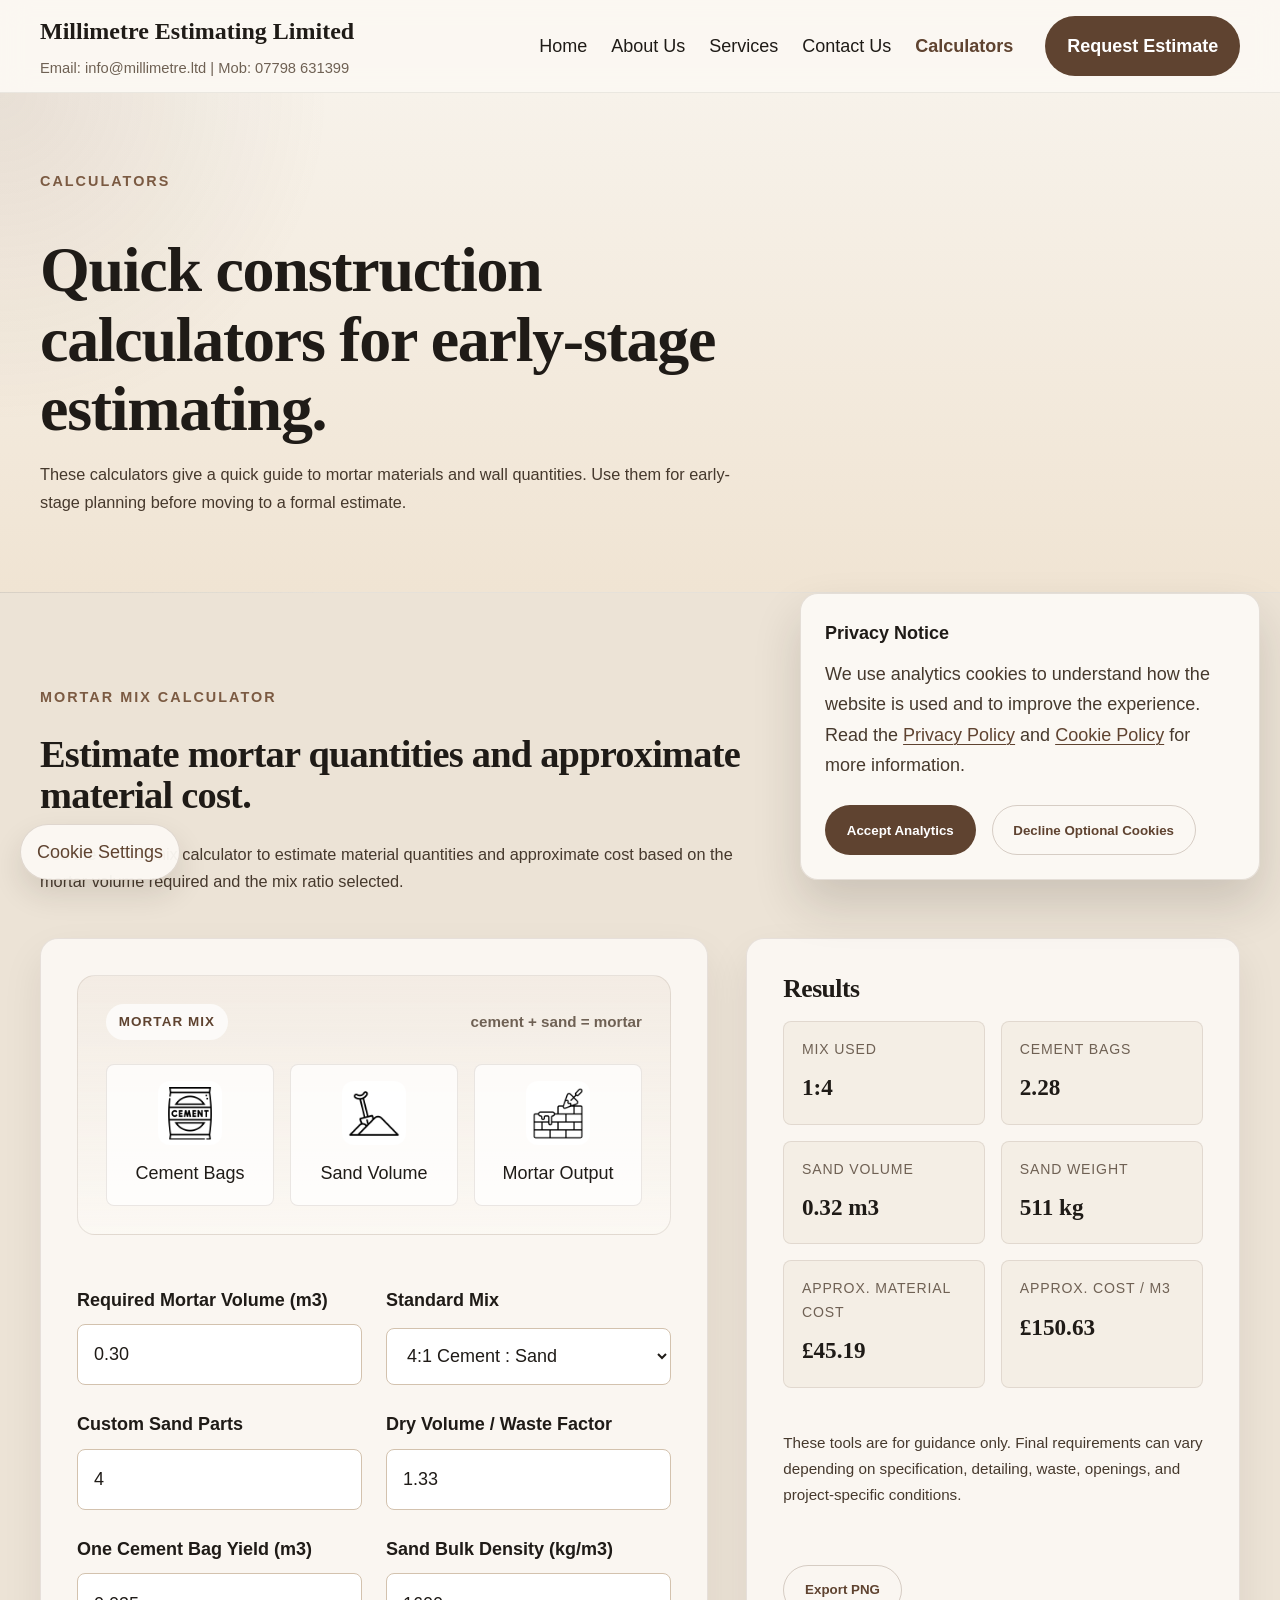
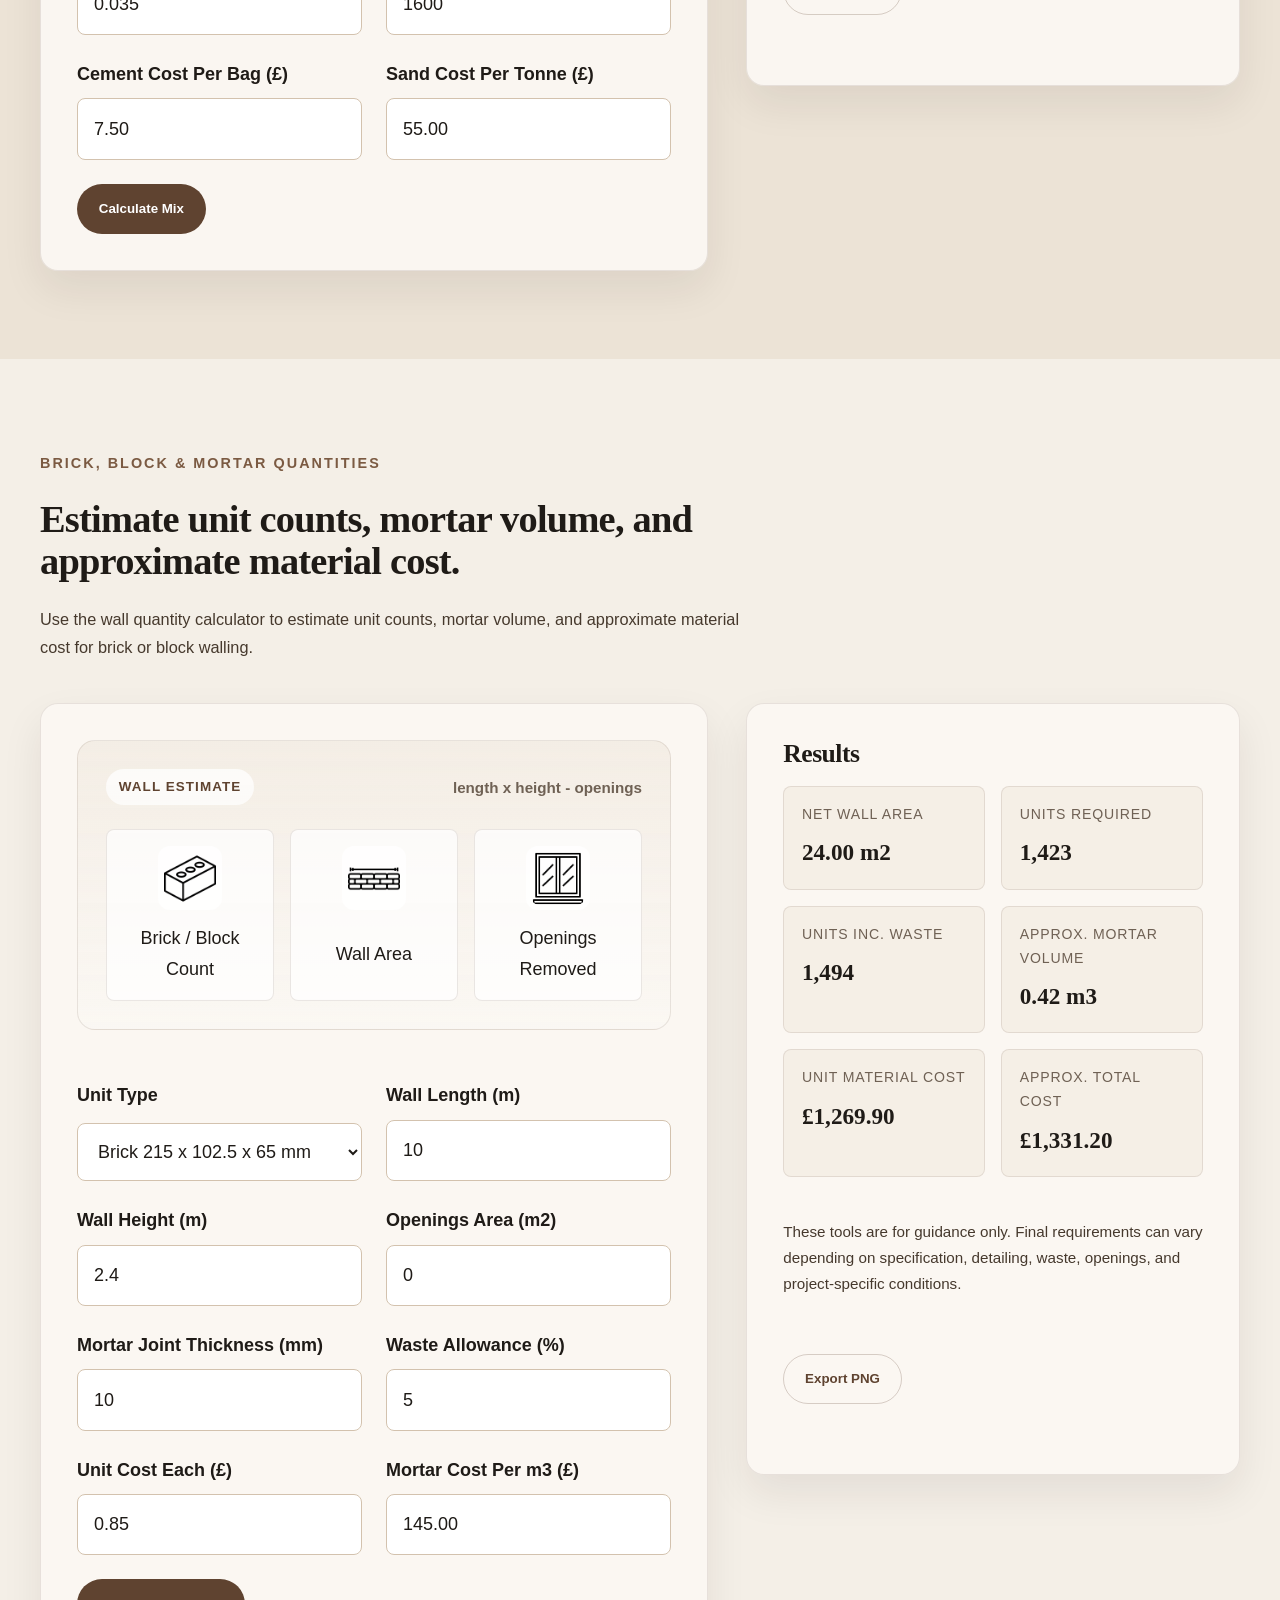
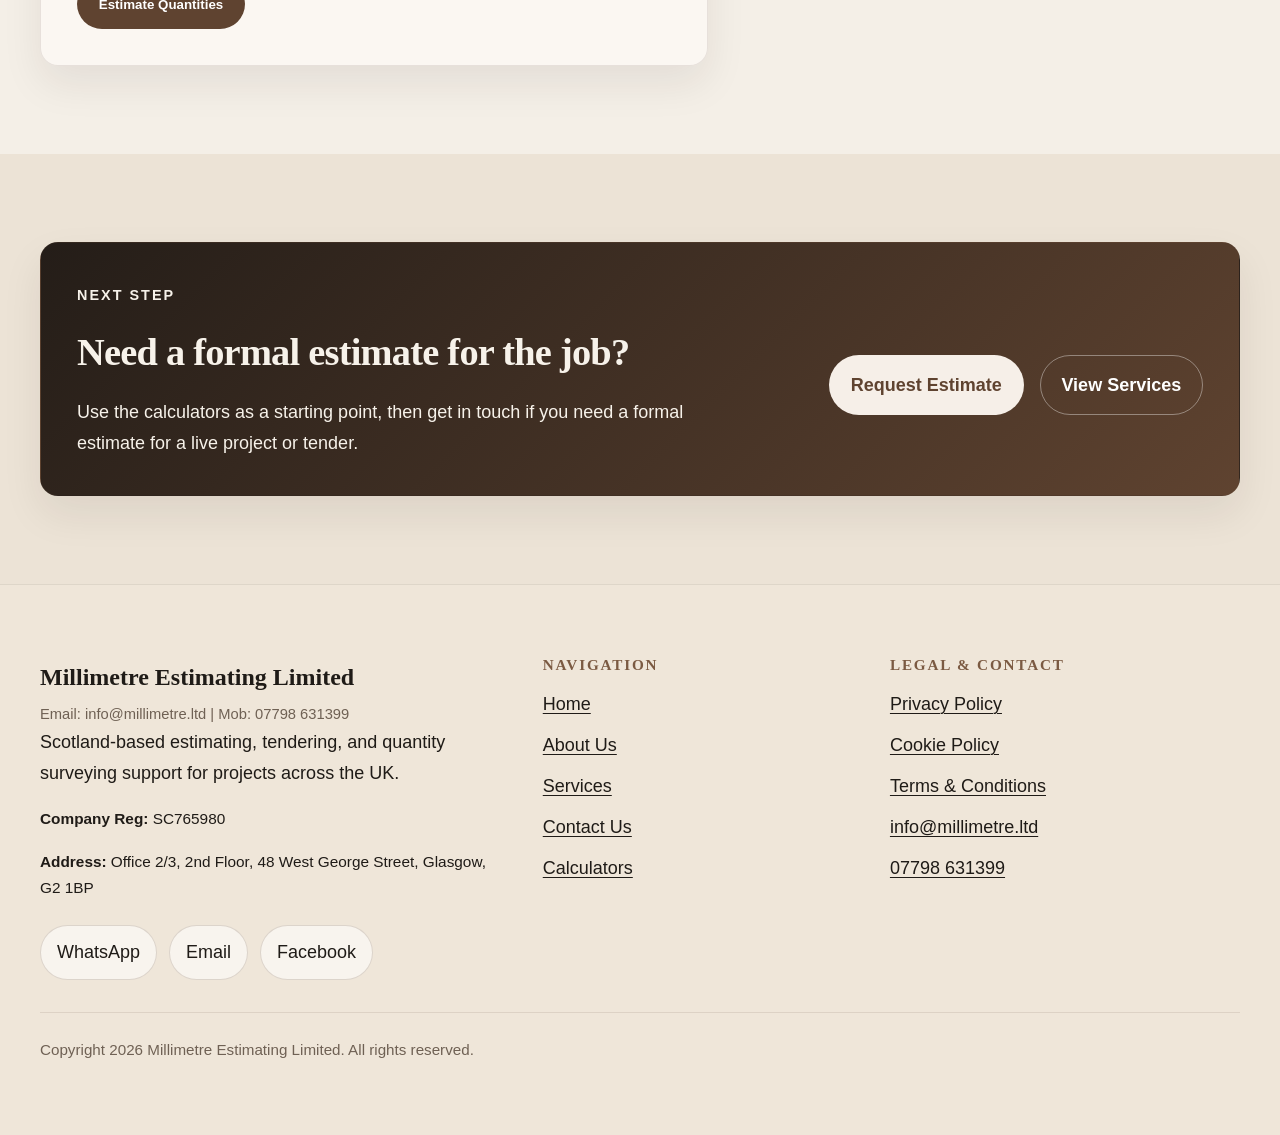
<file: calculators/index.html>
<!doctype html>
<html lang="en-GB">
  <head>
    <meta charset="utf-8">
    <meta name="viewport" content="width=device-width, initial-scale=1">
    <title>Construction Calculators | Mortar Mix, Brick & Block Quantity Tools</title>
    <meta name="description" content="Use practical construction calculators for mortar mix, brick and block quantities, and early-stage material planning from Millimetre Estimating Limited.">
    <link rel="canonical" href="https://www.millimetre.ltd/calculators/">
    <meta property="og:title" content="Construction Calculators | Mortar Mix, Brick & Block Quantity Tools">
    <meta property="og:description" content="Use practical construction calculators for mortar mix, brick and block quantities, and early-stage material planning from Millimetre Estimating Limited.">
    <meta property="og:type" content="website">
    <meta property="og:url" content="https://www.millimetre.ltd/calculators/">
    <meta name="twitter:card" content="summary_large_image">
    <link rel="icon" href="../assets/img/favicon/favicon.ico" sizes="any">
    <link rel="icon" type="image/svg+xml" href="../assets/img/favicon/favicon.svg">
    <link rel="icon" type="image/png" sizes="96x96" href="../assets/img/favicon/favicon-96x96.png">
    <link rel="apple-touch-icon" sizes="180x180" href="../assets/img/favicon/apple-touch-icon.png">
    <link rel="manifest" href="../assets/img/favicon/site.webmanifest">
    <meta name="theme-color" content="#efe6d9">
    <link rel="stylesheet" href="../assets/css/main.css">
    <script src="../assets/js/site-config.js" defer></script>
    <script src="../assets/js/site.js" defer></script>
  </head>
  <body>
    <a class="skip-link" href="#main-content">Skip to content</a>

    <header class="site-header">
      <div class="container header-inner">
        <a class="brand" href="../" aria-label="Millimetre Estimating home">
          <span class="brand-mark">Millimetre Estimating Limited</span>
          <div class="brand-tagline">Email: info@millimetre.ltd | Mob: 07798 631399</div>
        </a>

        <button class="nav-toggle" type="button" aria-expanded="false" aria-controls="primary-navigation" data-nav-toggle>
          Menu
        </button>

        <nav class="site-nav" id="primary-navigation" aria-label="Primary" data-site-nav>
          <ul>
            <li><a href="../">Home</a></li>
            <li><a href="../about/">About Us</a></li>
            <li><a href="../services/">Services</a></li>
            <li><a href="../contact/">Contact Us</a></li>
            <li><a href="../calculators/" aria-current="page">Calculators</a></li>
          </ul>
          <div class="header-actions">
            <a class="button button-primary" href="../contact/">Request Estimate</a>
          </div>
        </nav>
      </div>
    </header>

    <main id="main-content">
      <section class="page-hero">
        <div class="container">
          <div class="eyebrow">Calculators</div>
          <h1>Quick construction calculators for early-stage estimating.</h1>
          <p>
            These calculators give a quick guide to mortar materials and wall quantities. Use them
            for early-stage planning before moving to a formal estimate.
          </p>
        </div>
      </section>

      <section class="section section-muted">
        <div class="container">
          <div class="section-intro">
            <div class="eyebrow">Mortar Mix Calculator</div>
            <h2>Estimate mortar quantities and approximate material cost.</h2>
            <p>
              Use the mortar mix calculator to estimate material quantities and approximate cost
              based on the mortar volume required and the mix ratio selected.
            </p>
          </div>

          <div class="calculator-layout">
            <article class="calculator-card">
              <div class="calculator-visual" aria-hidden="true">
                <div class="visual-header">
                  <span class="visual-badge">Mortar Mix</span>
                  <span class="visual-formula">cement + sand = mortar</span>
                </div>
                <div class="symbol-grid">
                  <div class="symbol-card">
                    <img class="symbol-image" src="../assets/img/cement.png" alt="">
                    <span>Cement Bags</span>
                  </div>
                  <div class="symbol-card">
                    <img class="symbol-image" src="../assets/img/sand.png" alt="">
                    <span>Sand Volume</span>
                  </div>
                  <div class="symbol-card">
                    <img class="symbol-image" src="../assets/img/mortar.png" alt="">
                    <span>Mortar Output</span>
                  </div>
                </div>
              </div>
              <form class="calculator-form" data-calculator="mortar-mix">
                <div class="form-grid">
                  <div class="field">
                    <label for="mortar-volume">Required Mortar Volume (m3)</label>
                    <input id="mortar-volume" name="mortarVolume" type="number" min="0" step="0.01" value="0.30">
                  </div>

                  <div class="field">
                    <label for="mortar-mix-select">Standard Mix</label>
                    <select id="mortar-mix-select" name="mixPreset">
                      <option value="3">3:1 Cement : Sand</option>
                      <option value="4" selected>4:1 Cement : Sand</option>
                      <option value="5">5:1 Cement : Sand</option>
                      <option value="6">6:1 Cement : Sand</option>
                      <option value="custom">Custom Ratio</option>
                    </select>
                  </div>

                  <div class="field">
                    <label for="mortar-custom-ratio">Custom Sand Parts</label>
                    <input id="mortar-custom-ratio" name="customRatio" type="number" min="1" step="0.5" value="4">
                  </div>

                  <div class="field">
                    <label for="mortar-waste">Dry Volume / Waste Factor</label>
                    <input id="mortar-waste" name="wasteFactor" type="number" min="1" step="0.01" value="1.33">
                  </div>

                  <div class="field">
                    <label for="bag-volume">One Cement Bag Yield (m3)</label>
                    <input id="bag-volume" name="bagVolume" type="number" min="0.01" step="0.001" value="0.035">
                  </div>

                  <div class="field">
                    <label for="sand-bulk-density">Sand Bulk Density (kg/m3)</label>
                    <input id="sand-bulk-density" name="sandDensity" type="number" min="1000" step="10" value="1600">
                  </div>

                  <div class="field">
                    <label for="cement-bag-cost">Cement Cost Per Bag (£)</label>
                    <input id="cement-bag-cost" name="cementCost" type="number" min="0" step="0.01" value="7.50">
                  </div>

                  <div class="field">
                    <label for="sand-cost-tonne">Sand Cost Per Tonne (£)</label>
                    <input id="sand-cost-tonne" name="sandCostPerTonne" type="number" min="0" step="0.01" value="55.00">
                  </div>
                </div>

                <div class="form-actions">
                  <button class="button button-primary" type="button" data-calc-action="calculate-mortar-mix">Calculate Mix</button>
                </div>
              </form>
            </article>

            <article class="calculator-card calculator-results" data-results="mortar-mix" aria-live="polite">
              <h3>Results</h3>
              <div class="result-grid">
                <div class="result-item">
                  <span class="result-label">Mix Used</span>
                  <strong data-result="mixUsed">4:1</strong>
                </div>
                <div class="result-item">
                  <span class="result-label">Cement Bags</span>
                  <strong data-result="cementBags">0</strong>
                </div>
                <div class="result-item">
                  <span class="result-label">Sand Volume</span>
                  <strong data-result="sandVolume">0.00 m3</strong>
                </div>
                <div class="result-item">
                  <span class="result-label">Sand Weight</span>
                  <strong data-result="sandWeight">0 kg</strong>
                </div>
                <div class="result-item">
                  <span class="result-label">Approx. Material Cost</span>
                  <strong data-result="totalCost">£0.00</strong>
                </div>
                <div class="result-item">
                  <span class="result-label">Approx. Cost / m3</span>
                  <strong data-result="costPerM3">£0.00</strong>
                </div>
              </div>
              <p class="form-note">
                These tools are for guidance only. Final requirements can vary depending on
                specification, detailing, waste, openings, and project-specific conditions.
              </p>
              <div class="result-actions">
                <button class="button button-secondary" type="button" data-export-calculator="mortar-mix">Export PNG</button>
                <p class="export-status" data-export-status="mortar-mix" role="status" aria-live="polite"></p>
              </div>
            </article>
          </div>
        </div>
      </section>

      <section class="section">
        <div class="container">
          <div class="section-intro">
            <div class="eyebrow">Brick, Block &amp; Mortar Quantities</div>
            <h2>Estimate unit counts, mortar volume, and approximate material cost.</h2>
            <p>
              Use the wall quantity calculator to estimate unit counts, mortar volume, and
              approximate material cost for brick or block walling.
            </p>
          </div>

          <div class="calculator-layout">
            <article class="calculator-card">
              <div class="calculator-visual" aria-hidden="true">
                <div class="visual-header">
                  <span class="visual-badge">Wall Estimate</span>
                  <span class="visual-formula">length x height - openings</span>
                </div>
                <div class="symbol-grid">
                  <div class="symbol-card">
                    <img class="symbol-image" src="../assets/img/brick.png" alt="">
                    <span>Brick / Block Count</span>
                  </div>
                  <div class="symbol-card">
                    <img class="symbol-image" src="../assets/img/wall.png" alt="">
                    <span>Wall Area</span>
                  </div>
                  <div class="symbol-card">
                    <img class="symbol-image" src="../assets/img/opening.png" alt="">
                    <span>Openings Removed</span>
                  </div>
                </div>
              </div>
              <form class="calculator-form" data-calculator="wall-estimator">
                <div class="form-grid">
                  <div class="field">
                    <label for="unit-type">Unit Type</label>
                    <select id="unit-type" name="unitType">
                      <option value="brick" selected>Brick 215 x 102.5 x 65 mm</option>
                      <option value="block100">Block 440 x 100 x 215 mm</option>
                      <option value="block140">Block 440 x 140 x 215 mm</option>
                      <option value="block215">Block 440 x 215 x 215 mm</option>
                    </select>
                  </div>

                  <div class="field">
                    <label for="wall-length">Wall Length (m)</label>
                    <input id="wall-length" name="wallLength" type="number" min="0" step="0.01" value="10">
                  </div>

                  <div class="field">
                    <label for="wall-height">Wall Height (m)</label>
                    <input id="wall-height" name="wallHeight" type="number" min="0" step="0.01" value="2.4">
                  </div>

                  <div class="field">
                    <label for="openings-area">Openings Area (m2)</label>
                    <input id="openings-area" name="openingsArea" type="number" min="0" step="0.01" value="0">
                  </div>

                  <div class="field">
                    <label for="joint-thickness">Mortar Joint Thickness (mm)</label>
                    <input id="joint-thickness" name="jointThickness" type="number" min="5" step="1" value="10">
                  </div>

                  <div class="field">
                    <label for="waste-percent">Waste Allowance (%)</label>
                    <input id="waste-percent" name="wastePercent" type="number" min="0" step="0.5" value="5">
                  </div>

                  <div class="field">
                    <label for="unit-cost">Unit Cost Each (£)</label>
                    <input id="unit-cost" name="unitCost" type="number" min="0" step="0.01" value="0.85">
                  </div>

                  <div class="field">
                    <label for="mortar-cost-m3">Mortar Cost Per m3 (£)</label>
                    <input id="mortar-cost-m3" name="mortarCostPerM3" type="number" min="0" step="0.01" value="145.00">
                  </div>
                </div>

                <div class="form-actions">
                  <button class="button button-primary" type="button" data-calc-action="calculate-wall-estimator">Estimate Quantities</button>
                </div>
              </form>
            </article>

            <article class="calculator-card calculator-results" data-results="wall-estimator" aria-live="polite">
              <h3>Results</h3>
              <div class="result-grid">
                <div class="result-item">
                  <span class="result-label">Net Wall Area</span>
                  <strong data-result="netArea">0.00 m2</strong>
                </div>
                <div class="result-item">
                  <span class="result-label">Units Required</span>
                  <strong data-result="unitsRequired">0</strong>
                </div>
                <div class="result-item">
                  <span class="result-label">Units Inc. Waste</span>
                  <strong data-result="unitsWithWaste">0</strong>
                </div>
                <div class="result-item">
                  <span class="result-label">Approx. Mortar Volume</span>
                  <strong data-result="mortarVolume">0.00 m3</strong>
                </div>
                <div class="result-item">
                  <span class="result-label">Unit Material Cost</span>
                  <strong data-result="unitMaterialCost">£0.00</strong>
                </div>
                <div class="result-item">
                  <span class="result-label">Approx. Total Cost</span>
                  <strong data-result="totalEstimatedCost">£0.00</strong>
                </div>
              </div>
              <p class="form-note">
                These tools are for guidance only. Final requirements can vary depending on
                specification, detailing, waste, openings, and project-specific conditions.
              </p>
              <div class="result-actions">
                <button class="button button-secondary" type="button" data-export-calculator="wall-estimator">Export PNG</button>
                <p class="export-status" data-export-status="wall-estimator" role="status" aria-live="polite"></p>
              </div>
            </article>
          </div>
        </div>
      </section>

      <section class="section section-muted">
        <div class="container">
          <div class="cta-band">
            <div>
              <div class="eyebrow">Next Step</div>
              <h2>Need a formal estimate for the job?</h2>
              <p>
                Use the calculators as a starting point, then get in touch if you need a formal
                estimate for a live project or tender.
              </p>
            </div>
            <div class="cta-actions">
              <a class="button button-primary" href="../contact/">Request Estimate</a>
              <a class="button button-secondary" href="../services/">View Services</a>
            </div>
          </div>
        </div>
      </section>
    </main>

    <footer class="site-footer">
      <div class="container">
        <div class="footer-grid">
          <div>
            <a class="brand" href="../">
              <span class="brand-mark">Millimetre Estimating Limited</span>
              <div class="brand-tagline">Email: info@millimetre.ltd | Mob: 07798 631399</div>
            </a>
            <p>
              Scotland-based estimating, tendering, and quantity surveying support for projects across
              the UK.
            </p>
            <p class="footer-company-meta"><strong>Company Reg:</strong> SC765980</p>
            <p class="footer-company-meta"><strong>Address:</strong> Office 2/3, 2nd Floor, 48 West George Street, Glasgow, G2 1BP</p>
            <div class="footer-socials" aria-label="Direct contact links">
              <a class="footer-social-link" href="https://wa.me/447798631399?text=Hello%20Millimetre%20Estimating%20Limited" target="_blank" rel="noopener noreferrer">WhatsApp</a>
              <a class="footer-social-link" href="mailto:info@millimetre.ltd">Email</a>
              <a class="footer-social-link" href="https://www.facebook.com/share/1BCHfPD5ax/?mibextid=wwXIfr" target="_blank" rel="noopener noreferrer">Facebook</a>
            </div>
          </div>
          <div>
            <h2 class="footer-title">Navigation</h2>
            <ul class="footer-list">
              <li><a href="../">Home</a></li>
              <li><a href="../about/">About Us</a></li>
              <li><a href="../services/">Services</a></li>
              <li><a href="../contact/">Contact Us</a></li>
              <li><a href="../calculators/">Calculators</a></li>
            </ul>
          </div>
          <div>
            <h2 class="footer-title">Legal & Contact</h2>
            <ul class="footer-list">
              <li><a href="../privacy/">Privacy Policy</a></li>
              <li><a href="../cookies/">Cookie Policy</a></li>
              <li><a href="../terms/">Terms &amp; Conditions</a></li>
              <li><a href="mailto:info@millimetre.ltd">info@millimetre.ltd</a></li>
              <li><a href="tel:07798631399">07798 631399</a></li>
            </ul>
          </div>
        </div>
        <div class="footer-meta">
          Copyright <span data-year></span> Millimetre Estimating Limited. All rights reserved.
        </div>
      </div>
    </footer>
  </body>
</html>
</file>
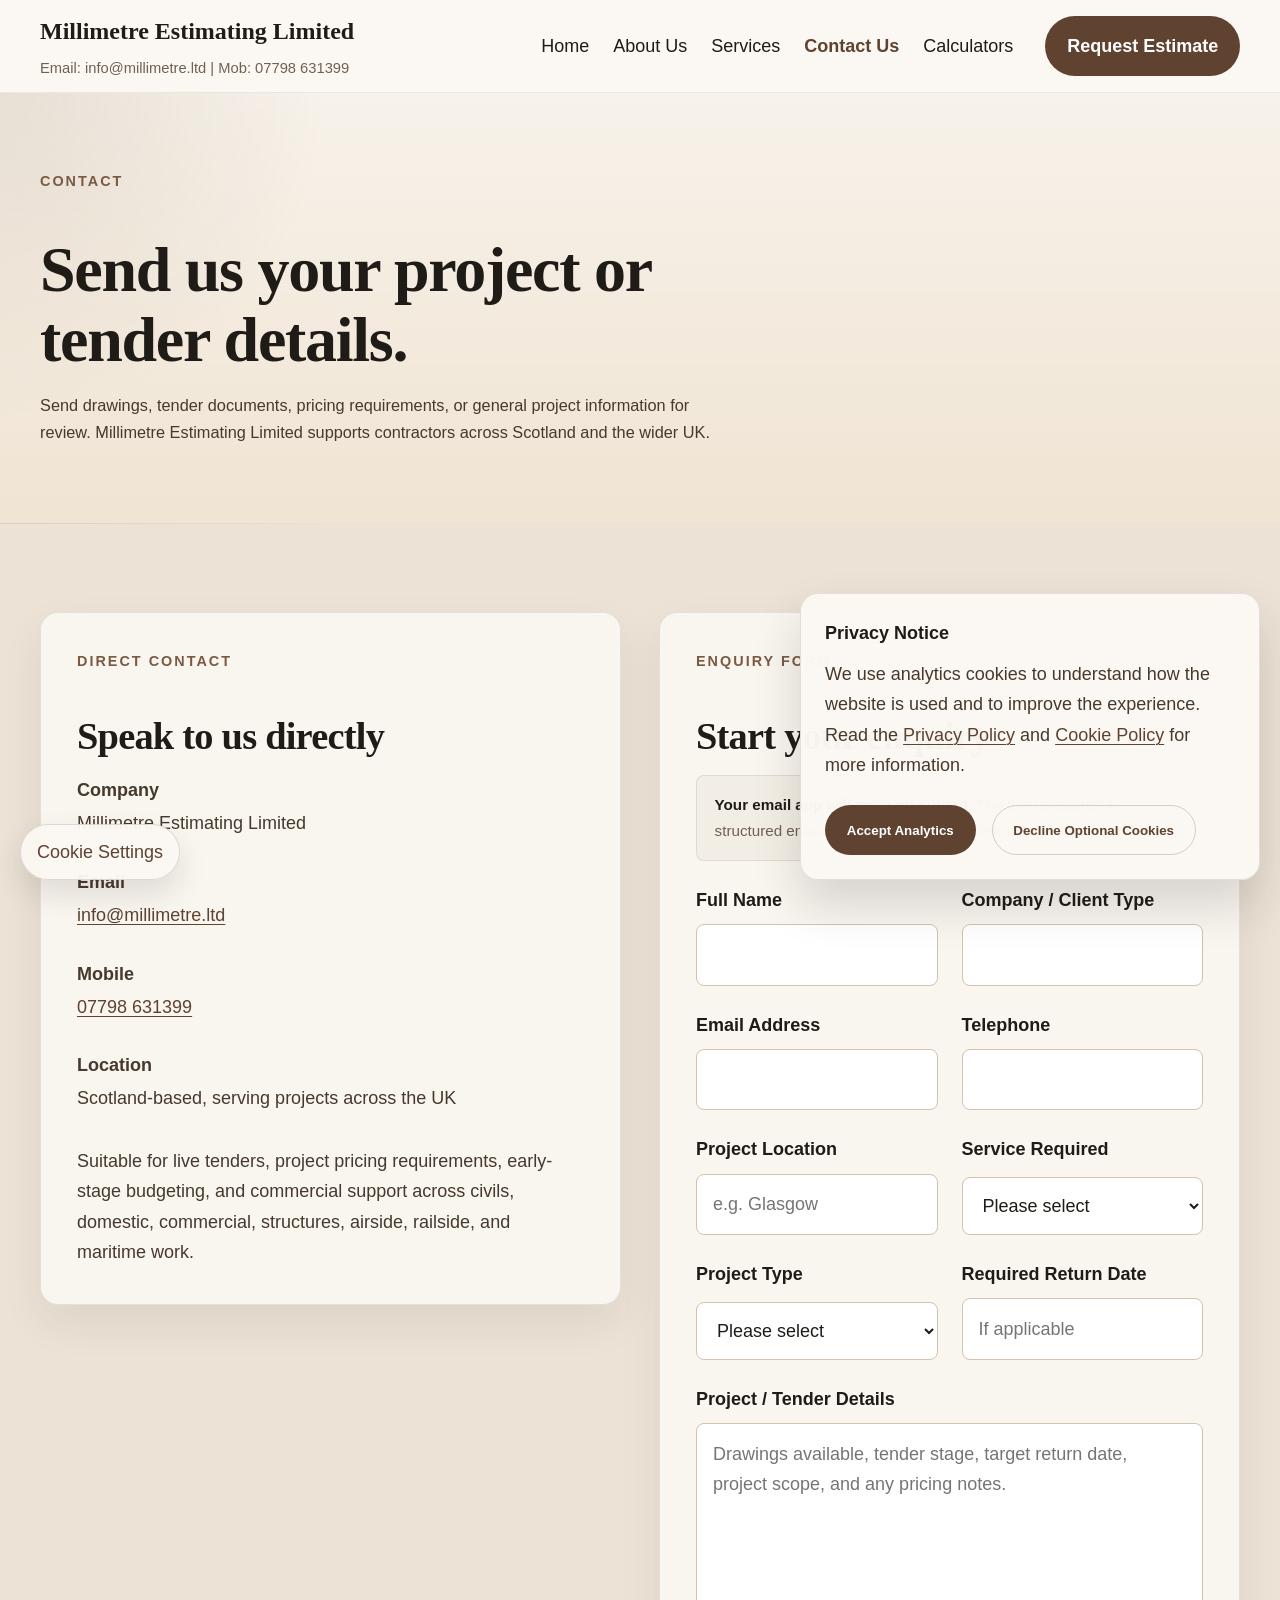
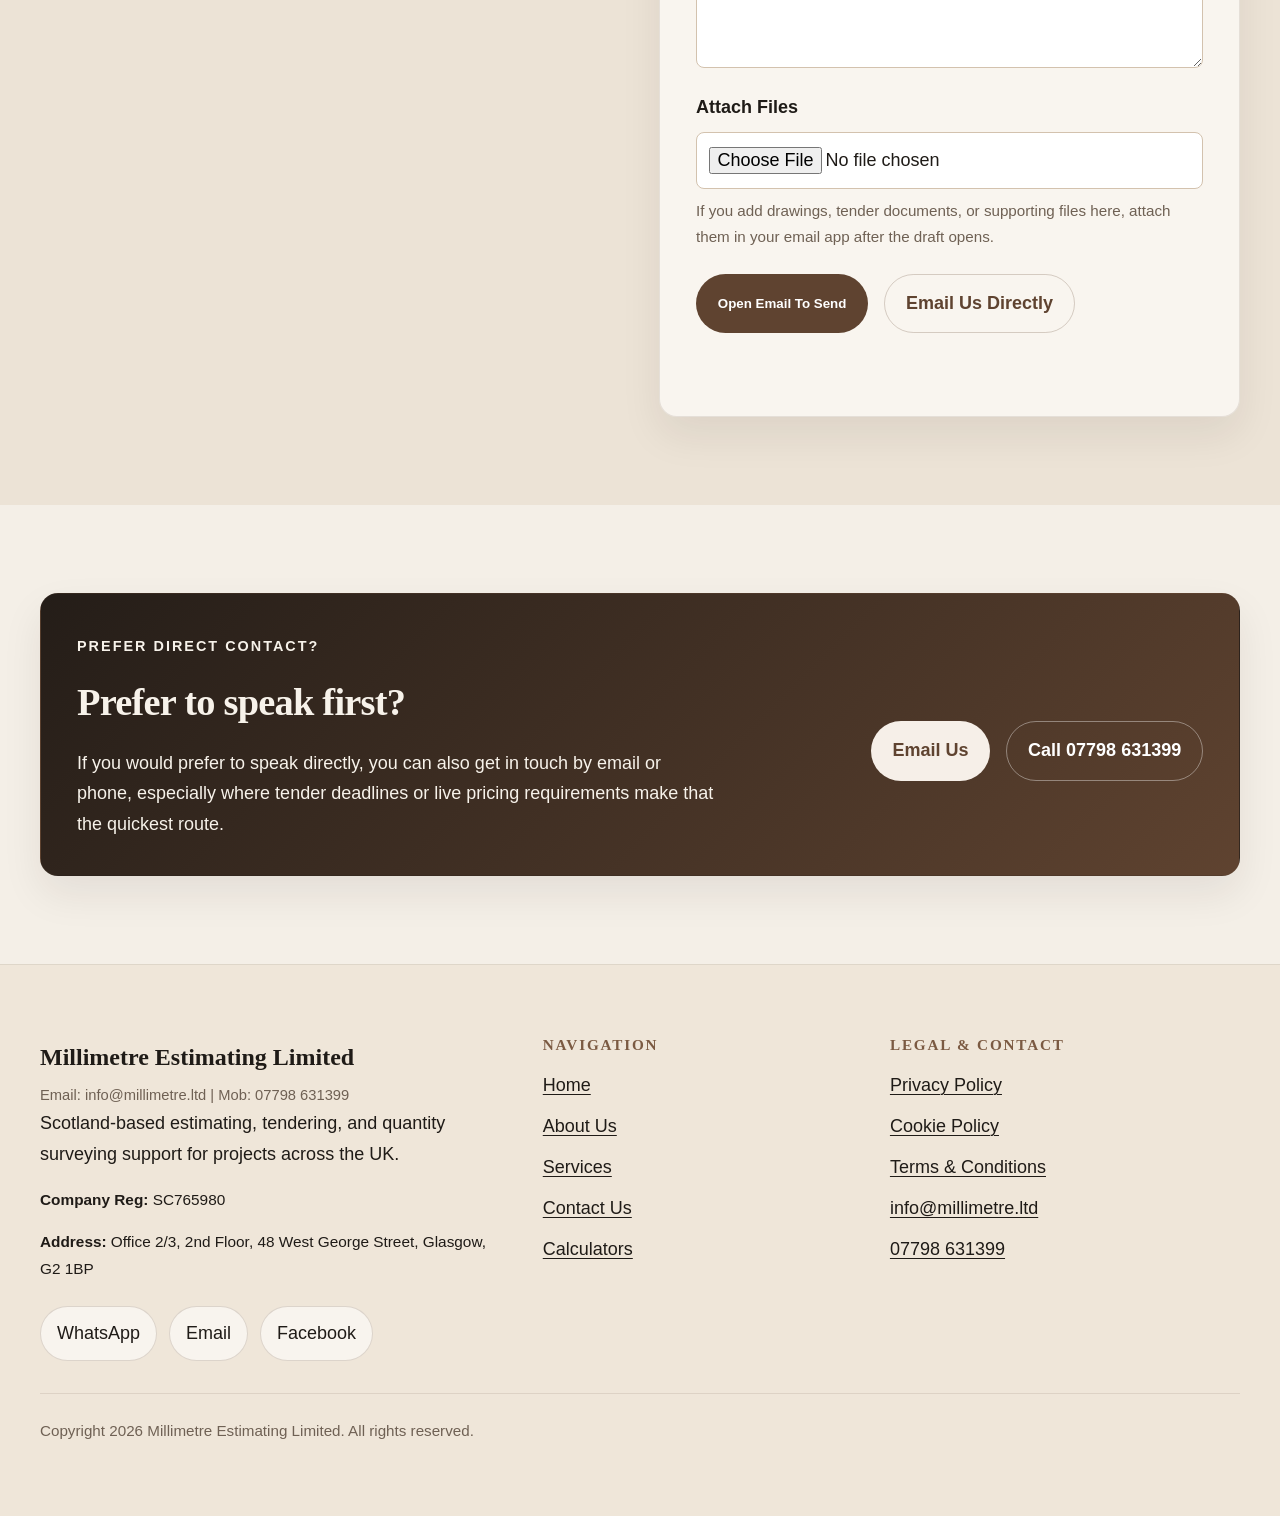
<file: contact/index.html>
<!doctype html>
<html lang="en-GB">
  <head>
    <meta charset="utf-8">
    <meta name="viewport" content="width=device-width, initial-scale=1">
    <title>Contact Millimetre Estimating | Estimating Enquiries Across Scotland</title>
    <meta name="description" content="Contact Millimetre Estimating Limited for contractor-focused construction estimating, tendering support, and commercial enquiries across Scotland and the wider UK.">
    <link rel="canonical" href="https://www.millimetre.ltd/contact/">
    <meta property="og:title" content="Contact Millimetre Estimating | Estimating Enquiries Across Scotland">
    <meta property="og:description" content="Contact Millimetre Estimating Limited for contractor-focused construction estimating, tendering support, and commercial enquiries across Scotland and the wider UK.">
    <meta property="og:type" content="website">
    <meta property="og:url" content="https://www.millimetre.ltd/contact/">
    <meta name="twitter:card" content="summary_large_image">
    <link rel="icon" href="../assets/img/favicon/favicon.ico" sizes="any">
    <link rel="icon" type="image/svg+xml" href="../assets/img/favicon/favicon.svg">
    <link rel="icon" type="image/png" sizes="96x96" href="../assets/img/favicon/favicon-96x96.png">
    <link rel="apple-touch-icon" sizes="180x180" href="../assets/img/favicon/apple-touch-icon.png">
    <link rel="manifest" href="../assets/img/favicon/site.webmanifest">
    <meta name="theme-color" content="#efe6d9">
    <link rel="stylesheet" href="../assets/css/main.css">
    <script src="../assets/js/site-config.js" defer></script>
    <script src="../assets/js/site.js" defer></script>
  </head>
  <body>
    <a class="skip-link" href="#main-content">Skip to content</a>

    <header class="site-header">
      <div class="container header-inner">
        <a class="brand" href="../" aria-label="Millimetre Estimating home">
          <span class="brand-mark">Millimetre Estimating Limited</span>
          <div class="brand-tagline">Email: info@millimetre.ltd | Mob: 07798 631399</div>
        </a>

        <button class="nav-toggle" type="button" aria-expanded="false" aria-controls="primary-navigation" data-nav-toggle>
          Menu
        </button>

        <nav class="site-nav" id="primary-navigation" aria-label="Primary" data-site-nav>
          <ul>
            <li><a href="../">Home</a></li>
            <li><a href="../about/">About Us</a></li>
            <li><a href="../services/">Services</a></li>
            <li><a href="../contact/" aria-current="page">Contact Us</a></li>
            <li><a href="../calculators/">Calculators</a></li>
          </ul>
          <div class="header-actions">
            <a class="button button-primary" href="../contact/">Request Estimate</a>
          </div>
        </nav>
      </div>
    </header>

    <main id="main-content">
      <section class="page-hero">
        <div class="container">
          <div class="eyebrow">Contact</div>
          <h1>Send us your project or tender details.</h1>
          <p>
            Send drawings, tender documents, pricing requirements, or general project information
            for review. Millimetre Estimating Limited supports contractors across Scotland and the
            wider UK.
          </p>
        </div>
      </section>

      <section class="section section-muted">
        <div class="container contact-layout">
          <article class="contact-card">
            <div class="eyebrow">Direct Contact</div>
            <h2>Speak to us directly</h2>
            <ul class="contact-list">
              <li><strong>Company</strong> Millimetre Estimating Limited</li>
              <li><strong>Email</strong> <a href="mailto:info@millimetre.ltd">info@millimetre.ltd</a></li>
              <li><strong>Mobile</strong> <a href="tel:07798631399">07798 631399</a></li>
              <li><strong>Location</strong> Scotland-based, serving projects across the UK</li>
            </ul>
            <p>
              Suitable for live tenders, project pricing requirements, early-stage budgeting, and
              commercial support across civils, domestic, commercial, structures, airside,
              railside, and maritime work.
            </p>
          </article>

          <article class="contact-card">
            <div class="eyebrow">Enquiry Form</div>
            <h2>Start your enquiry</h2>
            <form class="contact-form" data-contact-form enctype="multipart/form-data">
              <div class="form-intro">
                <p class="form-note" data-form-mode-note>
                  Complete the form below and your email app will open with a pre-filled enquiry
                  ready for you to send to us.
                </p>
              </div>
              <div class="form-grid">
                <div class="field">
                  <label for="name">Full Name</label>
                  <input id="name" name="name" type="text" autocomplete="name" required>
                </div>
                <div class="field">
                  <label for="company">Company / Client Type</label>
                  <input id="company" name="company" type="text" autocomplete="organization">
                </div>
                <div class="field">
                  <label for="email">Email Address</label>
                  <input id="email" name="email" type="email" autocomplete="email" required>
                </div>
                <div class="field">
                  <label for="phone">Telephone</label>
                  <input id="phone" name="phone" type="tel" autocomplete="tel">
                </div>
                <div class="field">
                  <label for="location">Project Location</label>
                  <input id="location" name="project_location" type="text" placeholder="e.g. Glasgow">
                </div>
                <div class="field">
                  <label for="service">Service Required</label>
                  <select id="service" name="service" required>
                    <option value="">Please select</option>
                    <option>Construction Estimating</option>
                    <option>Tendering Support</option>
                    <option>Technical and Cost Returns</option>
                    <option>Bid Writing Support</option>
                    <option>Quantity Surveying</option>
                    <option>General Commercial Enquiry</option>
                  </select>
                </div>
                <div class="field">
                  <label for="project-type">Project Type</label>
                  <select id="project-type" name="project_type">
                    <option value="">Please select</option>
                    <option>Residential</option>
                    <option>Commercial</option>
                    <option>Tender Opportunity</option>
                    <option>Refurbishment</option>
                    <option>Extension</option>
                    <option>Other</option>
                  </select>
                </div>
                <div class="field">
                  <label for="deadline">Required Return Date</label>
                  <input id="deadline" name="required_return_date" type="text" placeholder="If applicable">
                </div>
              </div>

              <div class="field">
                <label for="message">Project / Tender Details</label>
                <textarea id="message" name="message" rows="7" placeholder="Drawings available, tender stage, target return date, project scope, and any pricing notes." required></textarea>
              </div>

              <div class="field">
                <label for="attachment">Attach Files</label>
                <input id="attachment" name="attachment" type="file" accept=".pdf,.doc,.docx,.xls,.xlsx,.jpg,.jpeg,.png,.zip">
                <p class="form-note" data-attachment-note>
                  If you select files here, add them to your email after the draft opens so they
                  are included with the enquiry.
                </p>
              </div>

              <div class="form-actions">
                <button class="button button-primary" type="submit" data-form-submit>
                  <span data-form-submit-label>Open Email To Send</span>
                </button>
                <a class="button button-secondary" href="mailto:info@millimetre.ltd">Email Us Directly</a>
              </div>
              <p class="form-status" data-form-status role="status" aria-live="polite"></p>
            </form>
          </article>
        </div>
      </section>

      <section class="section">
        <div class="container">
          <div class="cta-band">
            <div>
              <div class="eyebrow">Prefer Direct Contact?</div>
              <h2>Prefer to speak first?</h2>
              <p>
                If you would prefer to speak directly, you can also get in touch by email or phone,
                especially where tender deadlines or live pricing requirements make that the
                quickest route.
              </p>
            </div>
            <div class="cta-actions">
              <a class="button button-primary" href="mailto:info@millimetre.ltd">Email Us</a>
              <a class="button button-secondary" href="tel:07798631399">Call 07798 631399</a>
            </div>
          </div>
        </div>
      </section>
    </main>

    <footer class="site-footer">
      <div class="container">
        <div class="footer-grid">
          <div>
            <a class="brand" href="../">
              <span class="brand-mark">Millimetre Estimating Limited</span>
              <div class="brand-tagline">Email: info@millimetre.ltd | Mob: 07798 631399</div>
            </a>
            <p>
              Scotland-based estimating, tendering, and quantity surveying support for projects across
              the UK.
            </p>
            <p class="footer-company-meta"><strong>Company Reg:</strong> SC765980</p>
            <p class="footer-company-meta"><strong>Address:</strong> Office 2/3, 2nd Floor, 48 West George Street, Glasgow, G2 1BP</p>
            <div class="footer-socials" aria-label="Direct contact links">
              <a class="footer-social-link" href="https://wa.me/447798631399?text=Hello%20Millimetre%20Estimating%20Limited" target="_blank" rel="noopener noreferrer">WhatsApp</a>
              <a class="footer-social-link" href="mailto:info@millimetre.ltd">Email</a>
              <a class="footer-social-link" href="https://www.facebook.com/share/1BCHfPD5ax/?mibextid=wwXIfr" target="_blank" rel="noopener noreferrer">Facebook</a>
            </div>
          </div>
          <div>
            <h2 class="footer-title">Navigation</h2>
            <ul class="footer-list">
              <li><a href="../">Home</a></li>
              <li><a href="../about/">About Us</a></li>
              <li><a href="../services/">Services</a></li>
              <li><a href="../contact/">Contact Us</a></li>
              <li><a href="../calculators/">Calculators</a></li>
            </ul>
          </div>
          <div>
            <h2 class="footer-title">Legal & Contact</h2>
            <ul class="footer-list">
              <li><a href="../privacy/">Privacy Policy</a></li>
              <li><a href="../cookies/">Cookie Policy</a></li>
              <li><a href="../terms/">Terms &amp; Conditions</a></li>
              <li><a href="mailto:info@millimetre.ltd">info@millimetre.ltd</a></li>
              <li><a href="tel:07798631399">07798 631399</a></li>
            </ul>
          </div>
        </div>
        <div class="footer-meta">
          Copyright <span data-year></span> Millimetre Estimating Limited. All rights reserved.
        </div>
      </div>
    </footer>
  </body>
</html>
</file>
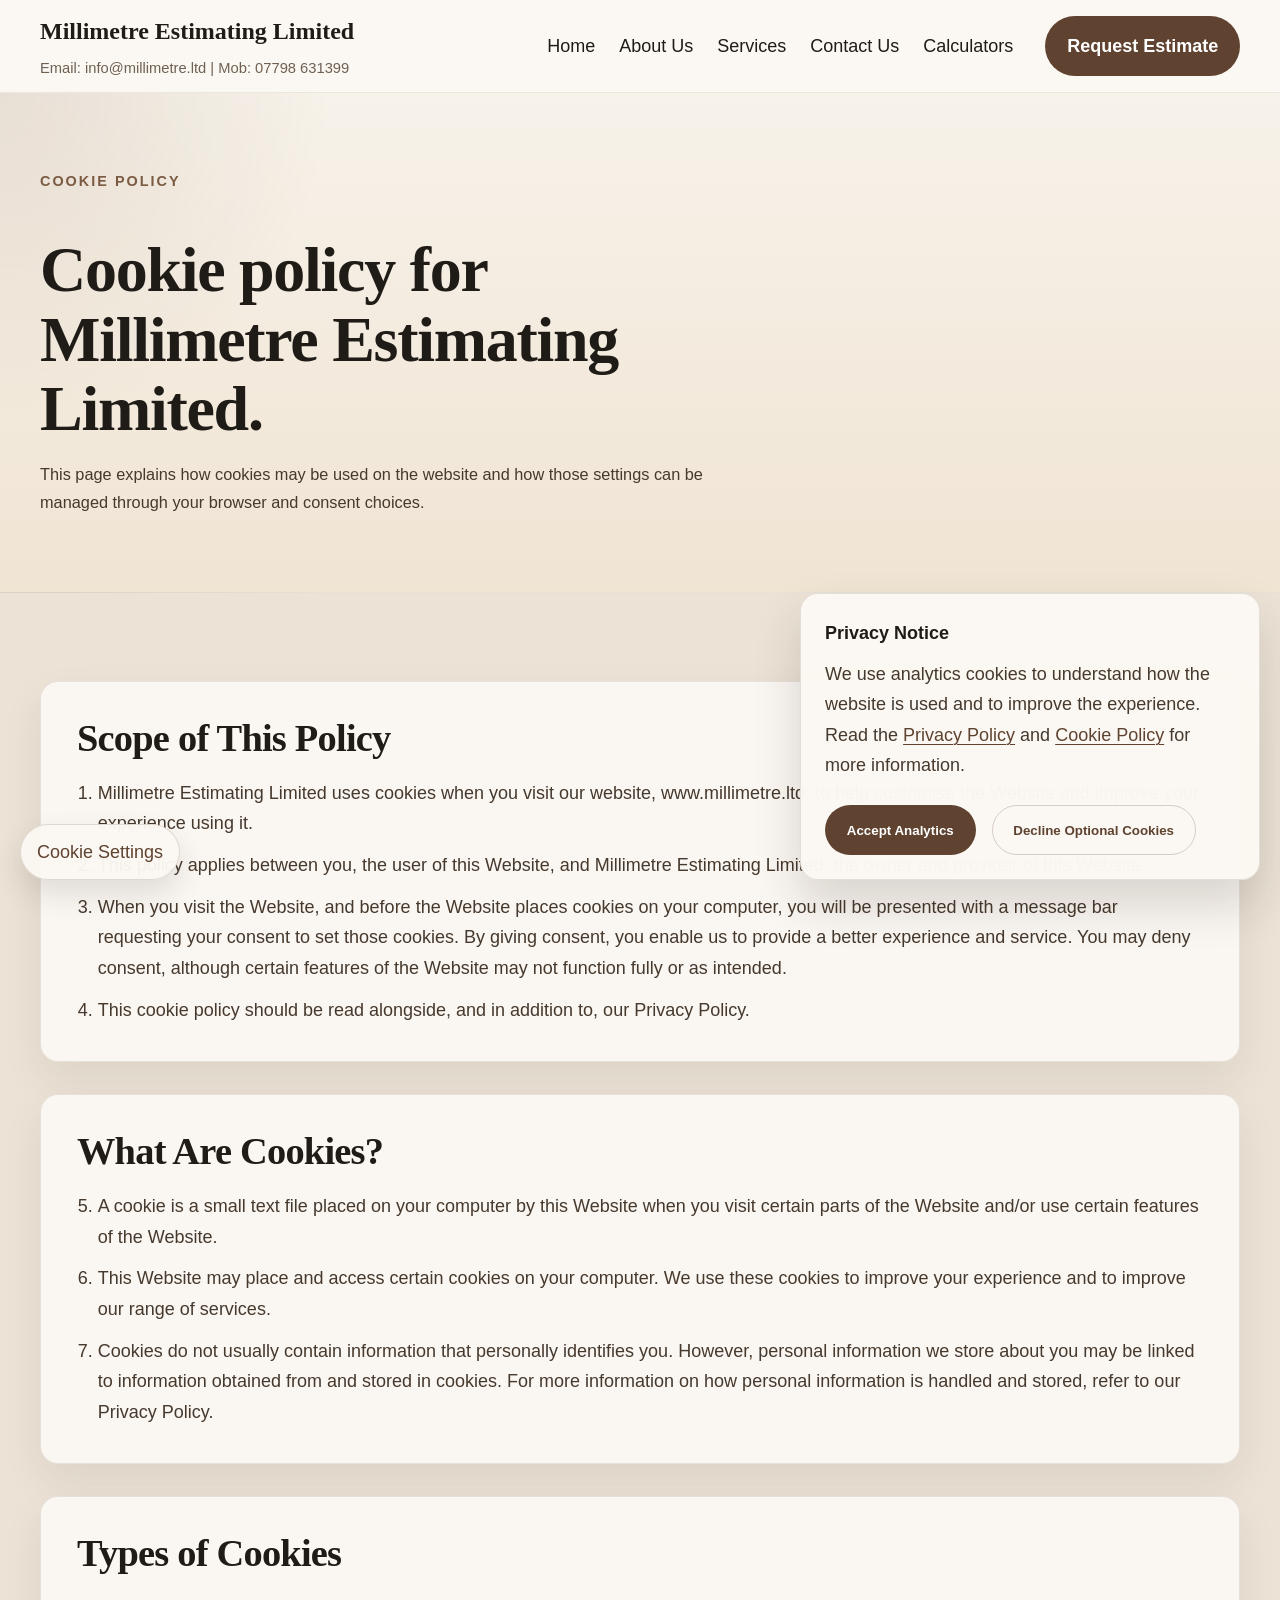
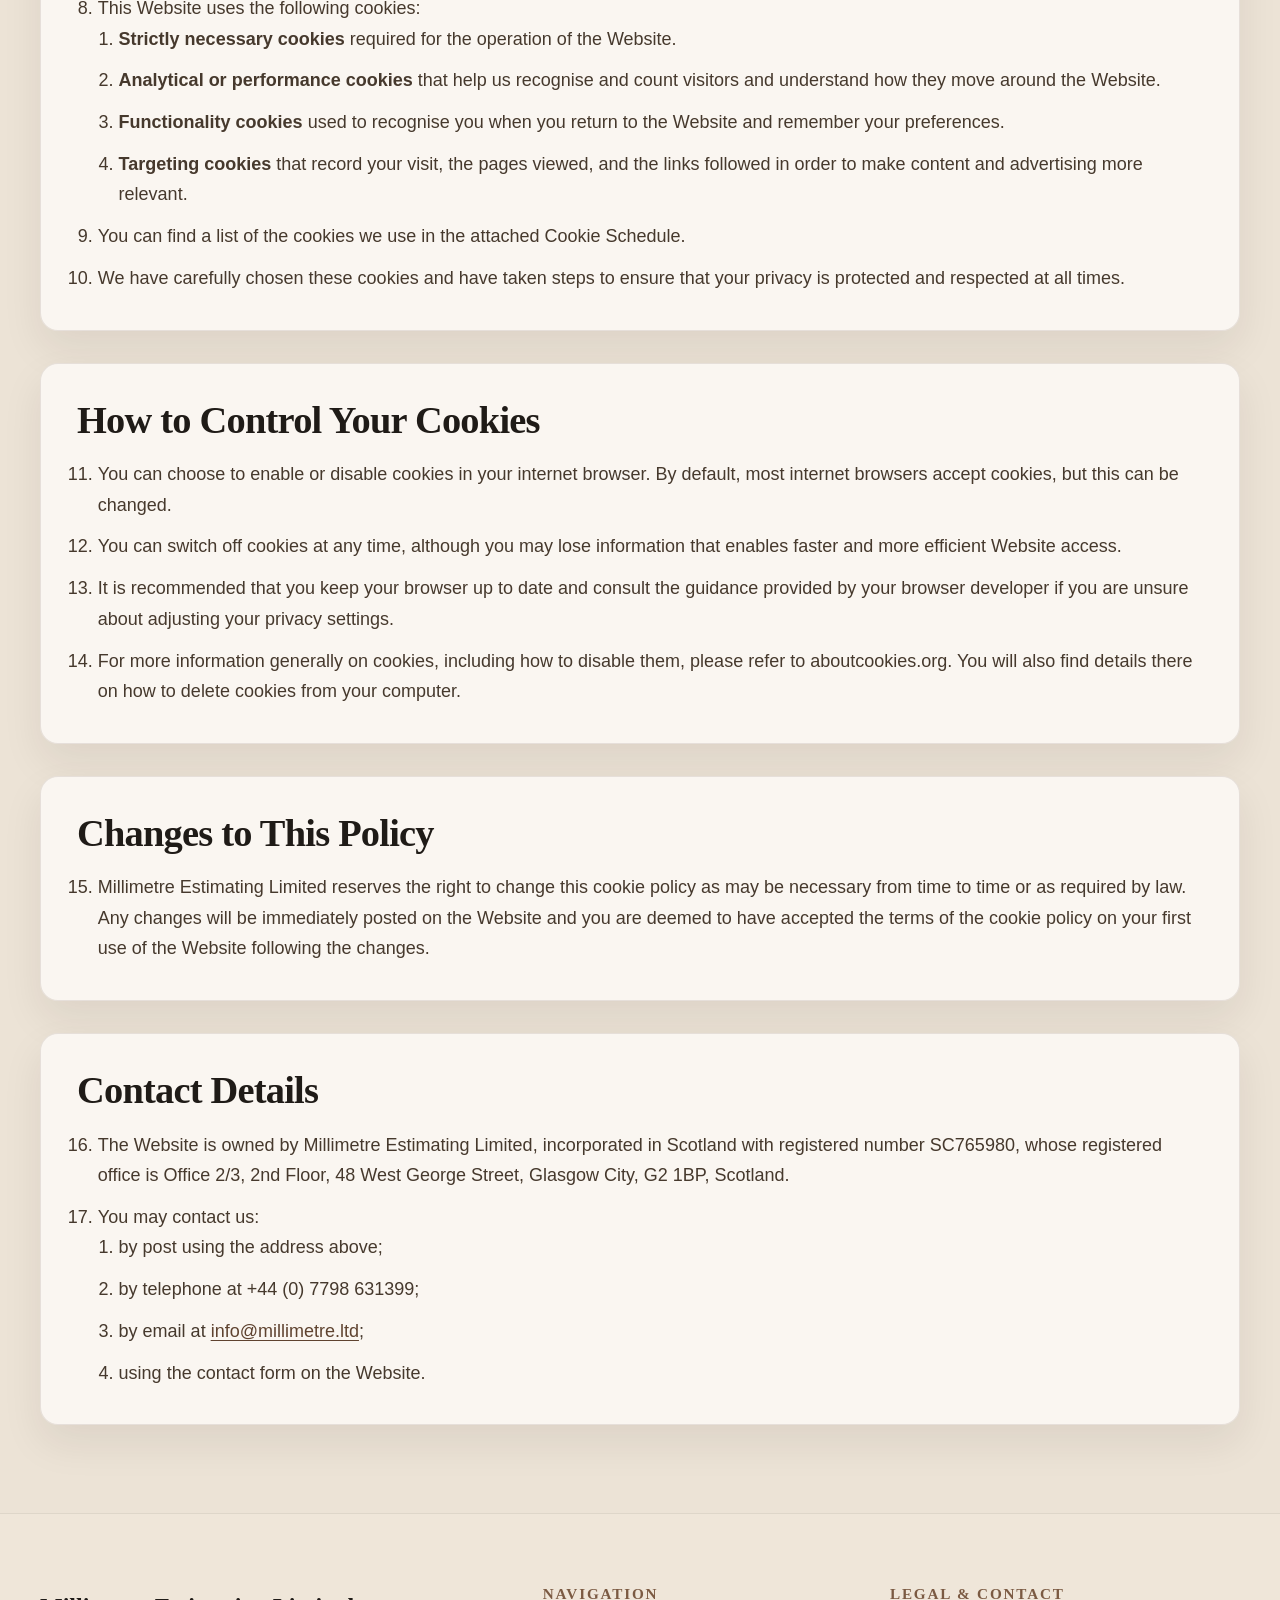
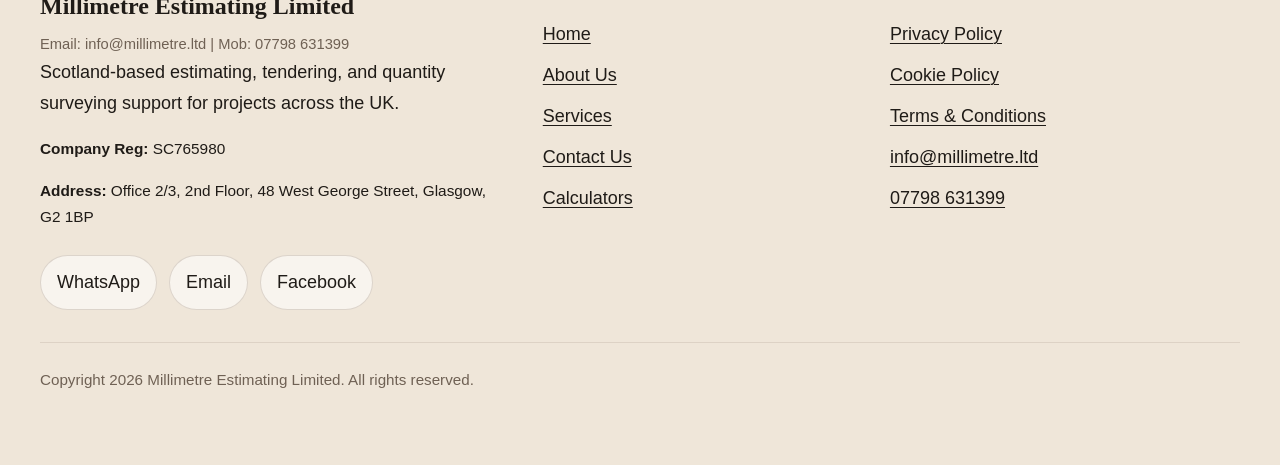
<file: cookies/index.html>
<!doctype html>
<html lang="en-GB">
  <head>
    <meta charset="utf-8">
    <meta name="viewport" content="width=device-width, initial-scale=1">
    <title>Cookie Policy | Millimetre Estimating Limited</title>
    <meta name="description" content="Cookie information for the Millimetre Estimating website.">
    <link rel="canonical" href="https://www.millimetre.ltd/cookies/">
    <meta property="og:title" content="Cookie Policy | Millimetre Estimating Limited">
    <meta property="og:description" content="Cookie information for the Millimetre Estimating website.">
    <meta property="og:type" content="website">
    <meta property="og:url" content="https://www.millimetre.ltd/cookies/">
    <meta name="twitter:card" content="summary_large_image">
    <link rel="icon" href="../assets/img/favicon/favicon.ico" sizes="any">
    <link rel="icon" type="image/svg+xml" href="../assets/img/favicon/favicon.svg">
    <link rel="icon" type="image/png" sizes="96x96" href="../assets/img/favicon/favicon-96x96.png">
    <link rel="apple-touch-icon" sizes="180x180" href="../assets/img/favicon/apple-touch-icon.png">
    <link rel="manifest" href="../assets/img/favicon/site.webmanifest">
    <meta name="theme-color" content="#efe6d9">
    <link rel="stylesheet" href="../assets/css/main.css">
    <script src="../assets/js/site-config.js" defer></script>
    <script src="../assets/js/site.js" defer></script>
  </head>
  <body>
    <a class="skip-link" href="#main-content">Skip to content</a>

    <header class="site-header">
      <div class="container header-inner">
        <a class="brand" href="../" aria-label="Millimetre Estimating home">
          <span class="brand-mark">Millimetre Estimating Limited</span>
          <div class="brand-tagline">Email: info@millimetre.ltd | Mob: 07798 631399</div>
        </a>

        <button class="nav-toggle" type="button" aria-expanded="false" aria-controls="primary-navigation" data-nav-toggle>
          Menu
        </button>

        <nav class="site-nav" id="primary-navigation" aria-label="Primary" data-site-nav>
          <ul>
            <li><a href="../">Home</a></li>
            <li><a href="../about/">About Us</a></li>
            <li><a href="../services/">Services</a></li>
            <li><a href="../contact/">Contact Us</a></li>
            <li><a href="../calculators/">Calculators</a></li>
          </ul>
          <div class="header-actions">
            <a class="button button-primary" href="../contact/">Request Estimate</a>
          </div>
        </nav>
      </div>
    </header>
    <main id="main-content">
      <section class="page-hero">
        <div class="container">
          <div class="eyebrow">Cookie Policy</div>
          <h1>Cookie policy for Millimetre Estimating Limited.</h1>
          <p>
            This page explains how cookies may be used on the website and how those settings can
            be managed through your browser and consent choices.
          </p>
        </div>
      </section>

      <section class="section section-muted">
        <div class="container policy-stack">
          <article class="policy-block">
            <h2>Scope of This Policy</h2>
            <ol class="policy-list">
              <li>Millimetre Estimating Limited uses cookies when you visit our website, www.millimetre.ltd, to help customise the Website and improve your experience using it.</li>
              <li>This policy applies between you, the user of this Website, and Millimetre Estimating Limited, the owner and provider of this Website.</li>
              <li>When you visit the Website, and before the Website places cookies on your computer, you will be presented with a message bar requesting your consent to set those cookies. By giving consent, you enable us to provide a better experience and service. You may deny consent, although certain features of the Website may not function fully or as intended.</li>
              <li>This cookie policy should be read alongside, and in addition to, our Privacy Policy.</li>
            </ol>
          </article>

          <article class="policy-block">
            <h2>What Are Cookies?</h2>
            <ol class="policy-list" start="5">
              <li>A cookie is a small text file placed on your computer by this Website when you visit certain parts of the Website and/or use certain features of the Website.</li>
              <li>This Website may place and access certain cookies on your computer. We use these cookies to improve your experience and to improve our range of services.</li>
              <li>Cookies do not usually contain information that personally identifies you. However, personal information we store about you may be linked to information obtained from and stored in cookies. For more information on how personal information is handled and stored, refer to our Privacy Policy.</li>
            </ol>
          </article>

          <article class="policy-block">
            <h2>Types of Cookies</h2>
            <ol class="policy-list" start="8">
              <li>
                This Website uses the following cookies:
                <ol class="policy-sublist">
                  <li><strong>Strictly necessary cookies</strong> required for the operation of the Website.</li>
                  <li><strong>Analytical or performance cookies</strong> that help us recognise and count visitors and understand how they move around the Website.</li>
                  <li><strong>Functionality cookies</strong> used to recognise you when you return to the Website and remember your preferences.</li>
                  <li><strong>Targeting cookies</strong> that record your visit, the pages viewed, and the links followed in order to make content and advertising more relevant.</li>
                </ol>
              </li>
              <li>You can find a list of the cookies we use in the attached Cookie Schedule.</li>
              <li>We have carefully chosen these cookies and have taken steps to ensure that your privacy is protected and respected at all times.</li>
            </ol>
          </article>

          <article class="policy-block">
            <h2>How to Control Your Cookies</h2>
            <ol class="policy-list" start="11">
              <li>You can choose to enable or disable cookies in your internet browser. By default, most internet browsers accept cookies, but this can be changed.</li>
              <li>You can switch off cookies at any time, although you may lose information that enables faster and more efficient Website access.</li>
              <li>It is recommended that you keep your browser up to date and consult the guidance provided by your browser developer if you are unsure about adjusting your privacy settings.</li>
              <li>For more information generally on cookies, including how to disable them, please refer to aboutcookies.org. You will also find details there on how to delete cookies from your computer.</li>
            </ol>
          </article>

          <article class="policy-block">
            <h2>Changes to This Policy</h2>
            <ol class="policy-list" start="15">
              <li>Millimetre Estimating Limited reserves the right to change this cookie policy as may be necessary from time to time or as required by law. Any changes will be immediately posted on the Website and you are deemed to have accepted the terms of the cookie policy on your first use of the Website following the changes.</li>
            </ol>
          </article>

          <article class="policy-block">
            <h2>Contact Details</h2>
            <ol class="policy-list" start="16">
              <li>The Website is owned by Millimetre Estimating Limited, incorporated in Scotland with registered number SC765980, whose registered office is Office 2/3, 2nd Floor, 48 West George Street, Glasgow City, G2 1BP, Scotland.</li>
              <li>
                You may contact us:
                <ol class="policy-sublist">
                  <li>by post using the address above;</li>
                  <li>by telephone at +44 (0) 7798 631399;</li>
                  <li>by email at <a href="mailto:info@millimetre.ltd">info@millimetre.ltd</a>;</li>
                  <li>using the contact form on the Website.</li>
                </ol>
              </li>
            </ol>
          </article>
        </div>
      </section>
    </main>


    <footer class="site-footer">
      <div class="container">
        <div class="footer-grid">
          <div>
            <a class="brand" href="../">
              <span class="brand-mark">Millimetre Estimating Limited</span>
              <div class="brand-tagline">Email: info@millimetre.ltd | Mob: 07798 631399</div>
            </a>
            <p>
              Scotland-based estimating, tendering, and quantity surveying support for projects across
              the UK.
            </p>
            <p class="footer-company-meta"><strong>Company Reg:</strong> SC765980</p>
            <p class="footer-company-meta"><strong>Address:</strong> Office 2/3, 2nd Floor, 48 West George Street, Glasgow, G2 1BP</p>
            <div class="footer-socials" aria-label="Direct contact links">
              <a class="footer-social-link" href="https://wa.me/447798631399?text=Hello%20Millimetre%20Estimating%20Limited" target="_blank" rel="noopener noreferrer">WhatsApp</a>
              <a class="footer-social-link" href="mailto:info@millimetre.ltd">Email</a>
              <a class="footer-social-link" href="https://www.facebook.com/share/1BCHfPD5ax/?mibextid=wwXIfr" target="_blank" rel="noopener noreferrer">Facebook</a>
            </div>
          </div>
          <div>
            <h2 class="footer-title">Navigation</h2>
            <ul class="footer-list">
              <li><a href="../">Home</a></li>
              <li><a href="../about/">About Us</a></li>
              <li><a href="../services/">Services</a></li>
              <li><a href="../contact/">Contact Us</a></li>
              <li><a href="../calculators/">Calculators</a></li>
            </ul>
          </div>
          <div>
            <h2 class="footer-title">Legal & Contact</h2>
            <ul class="footer-list">
              <li><a href="../privacy/">Privacy Policy</a></li>
              <li><a href="../cookies/">Cookie Policy</a></li>
              <li><a href="../terms/">Terms &amp; Conditions</a></li>
              <li><a href="mailto:info@millimetre.ltd">info@millimetre.ltd</a></li>
              <li><a href="tel:07798631399">07798 631399</a></li>
            </ul>
          </div>
        </div>
        <div class="footer-meta">
          Copyright <span data-year></span> Millimetre Estimating Limited. All rights reserved.
        </div>
      </div>
    </footer>
  </body>
</html>
</file>
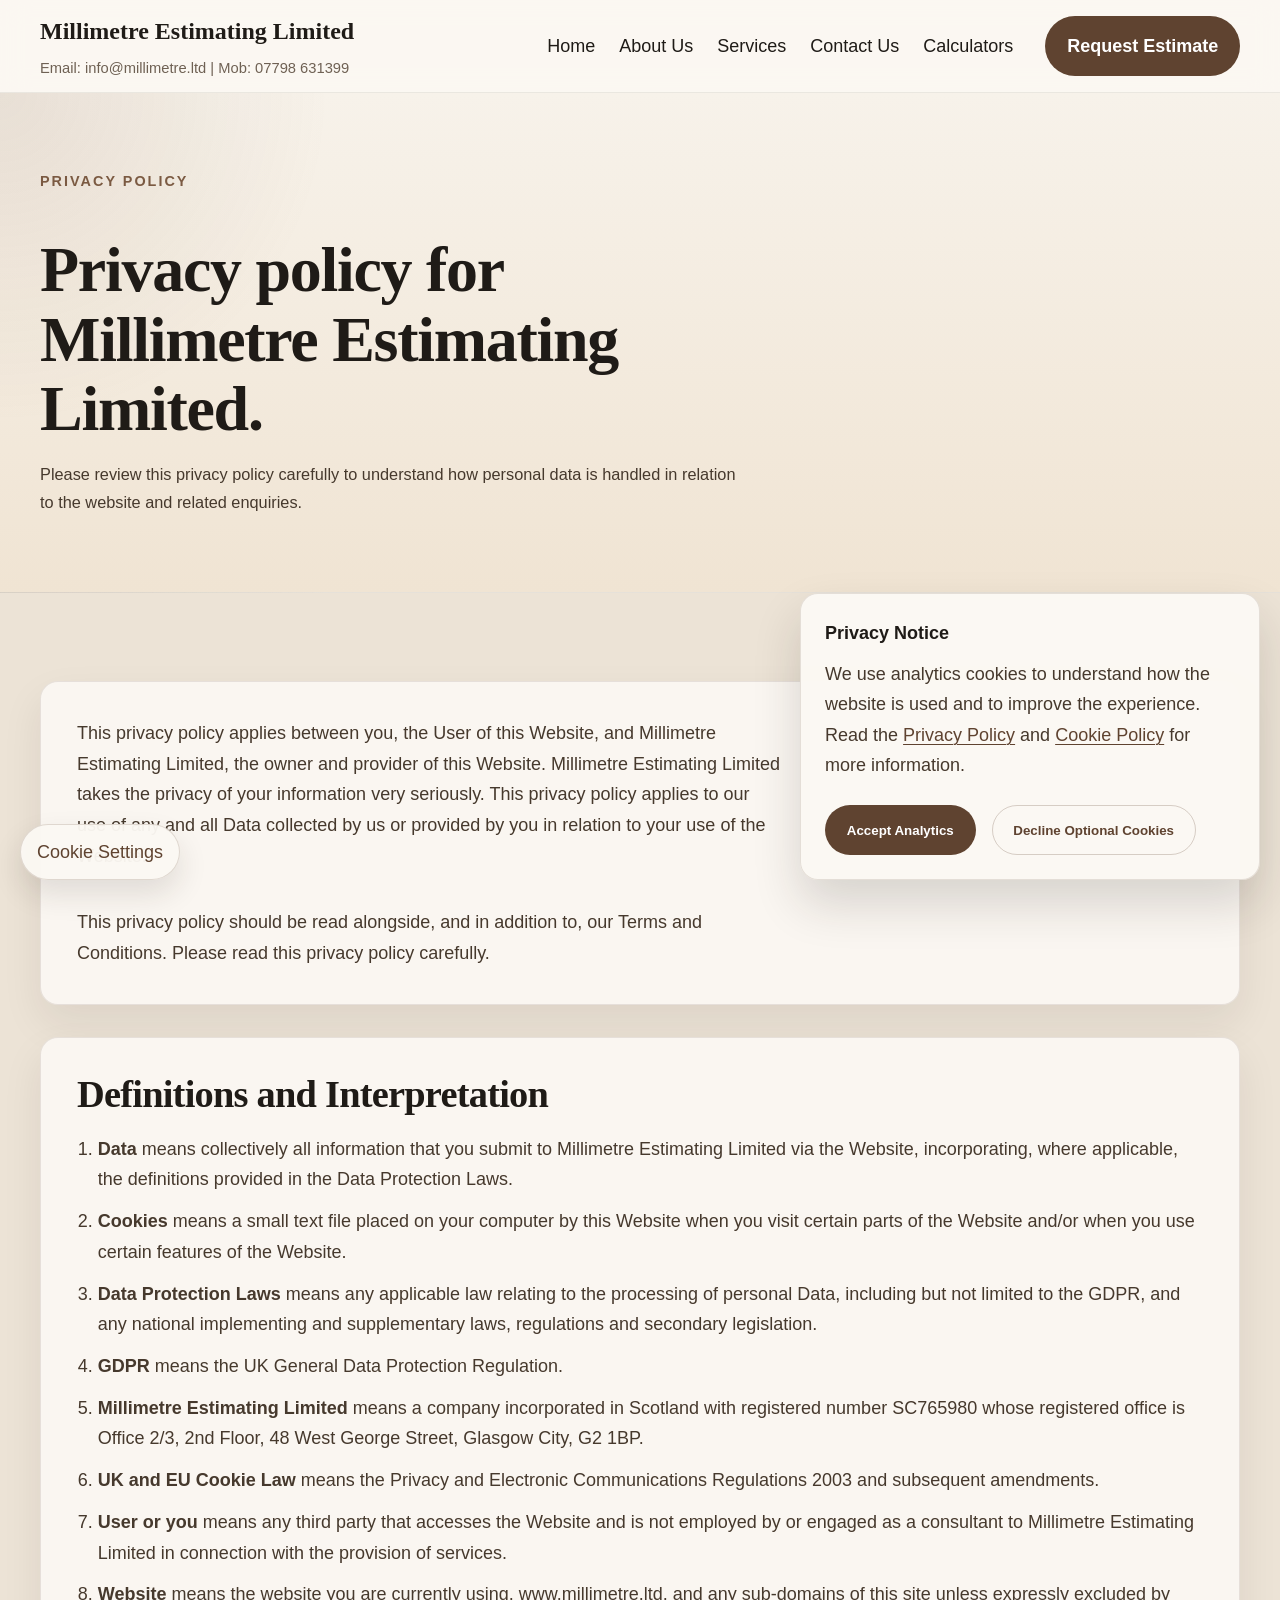
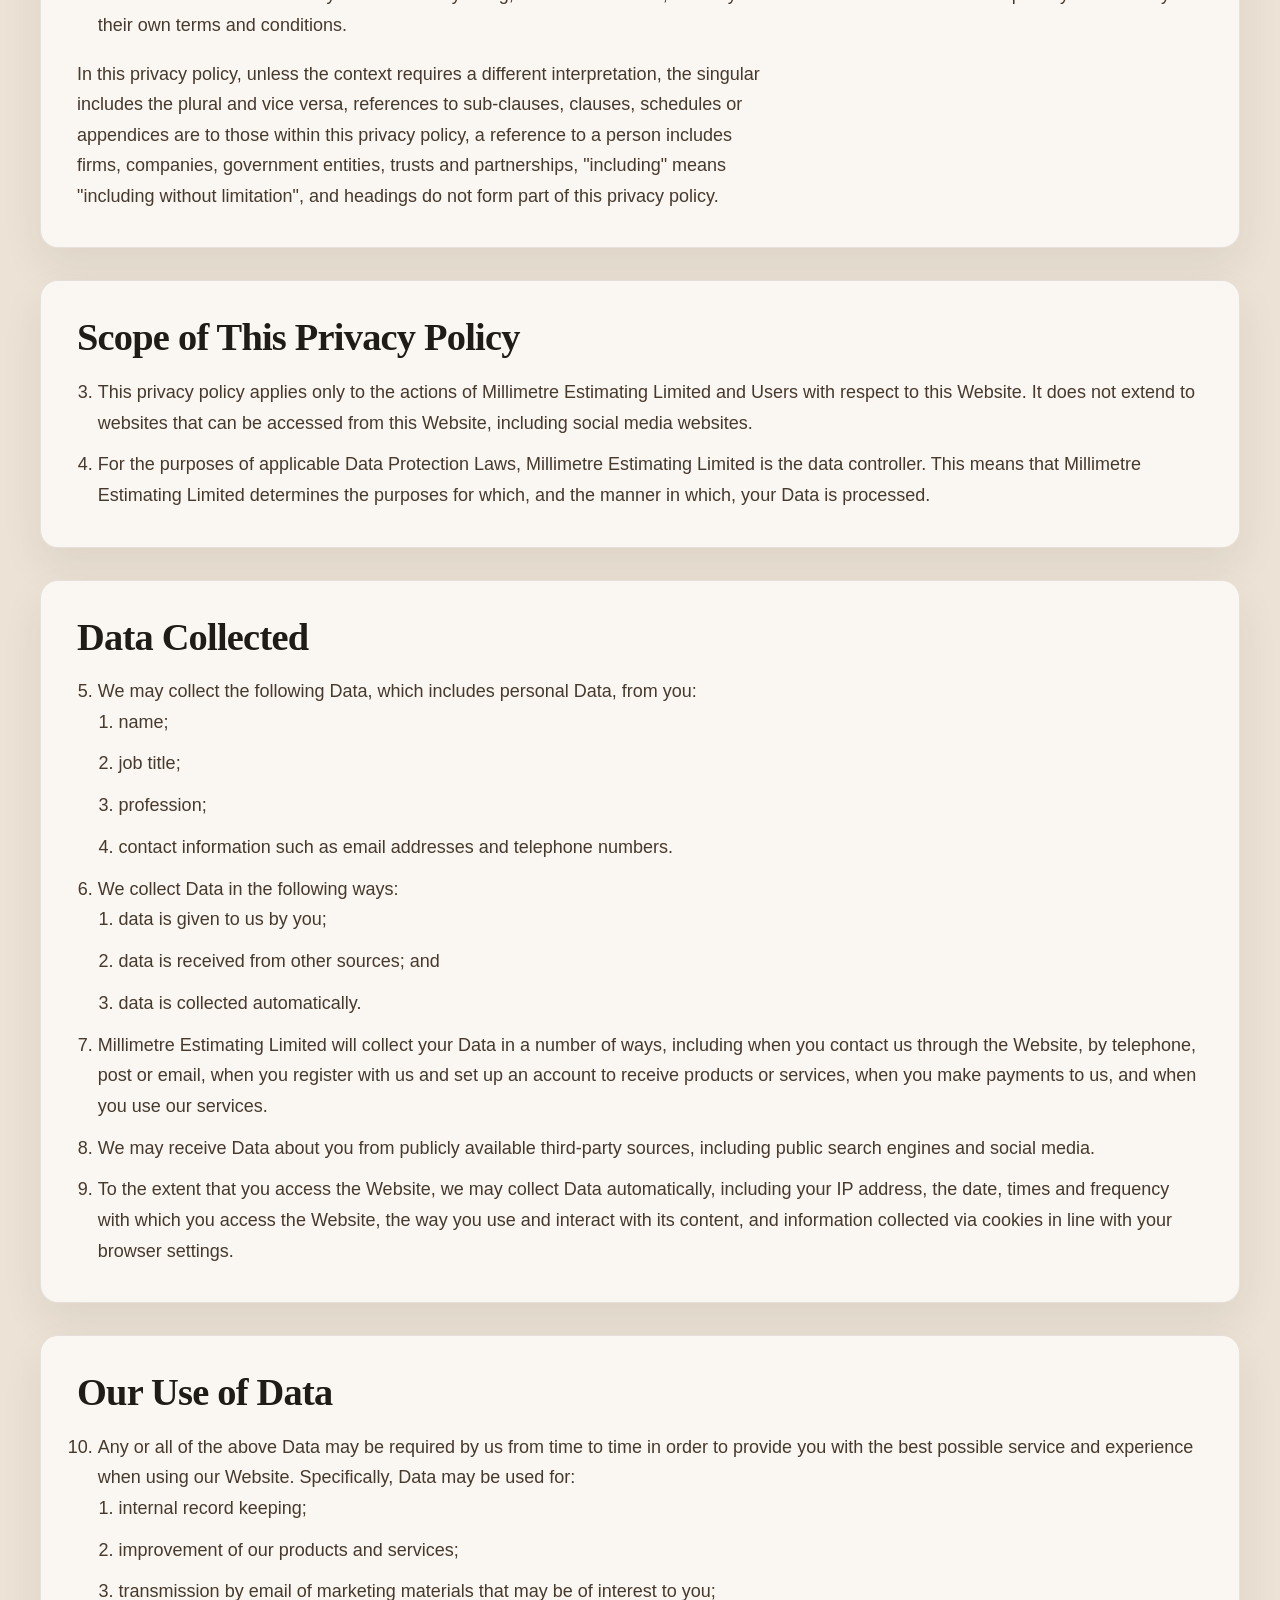
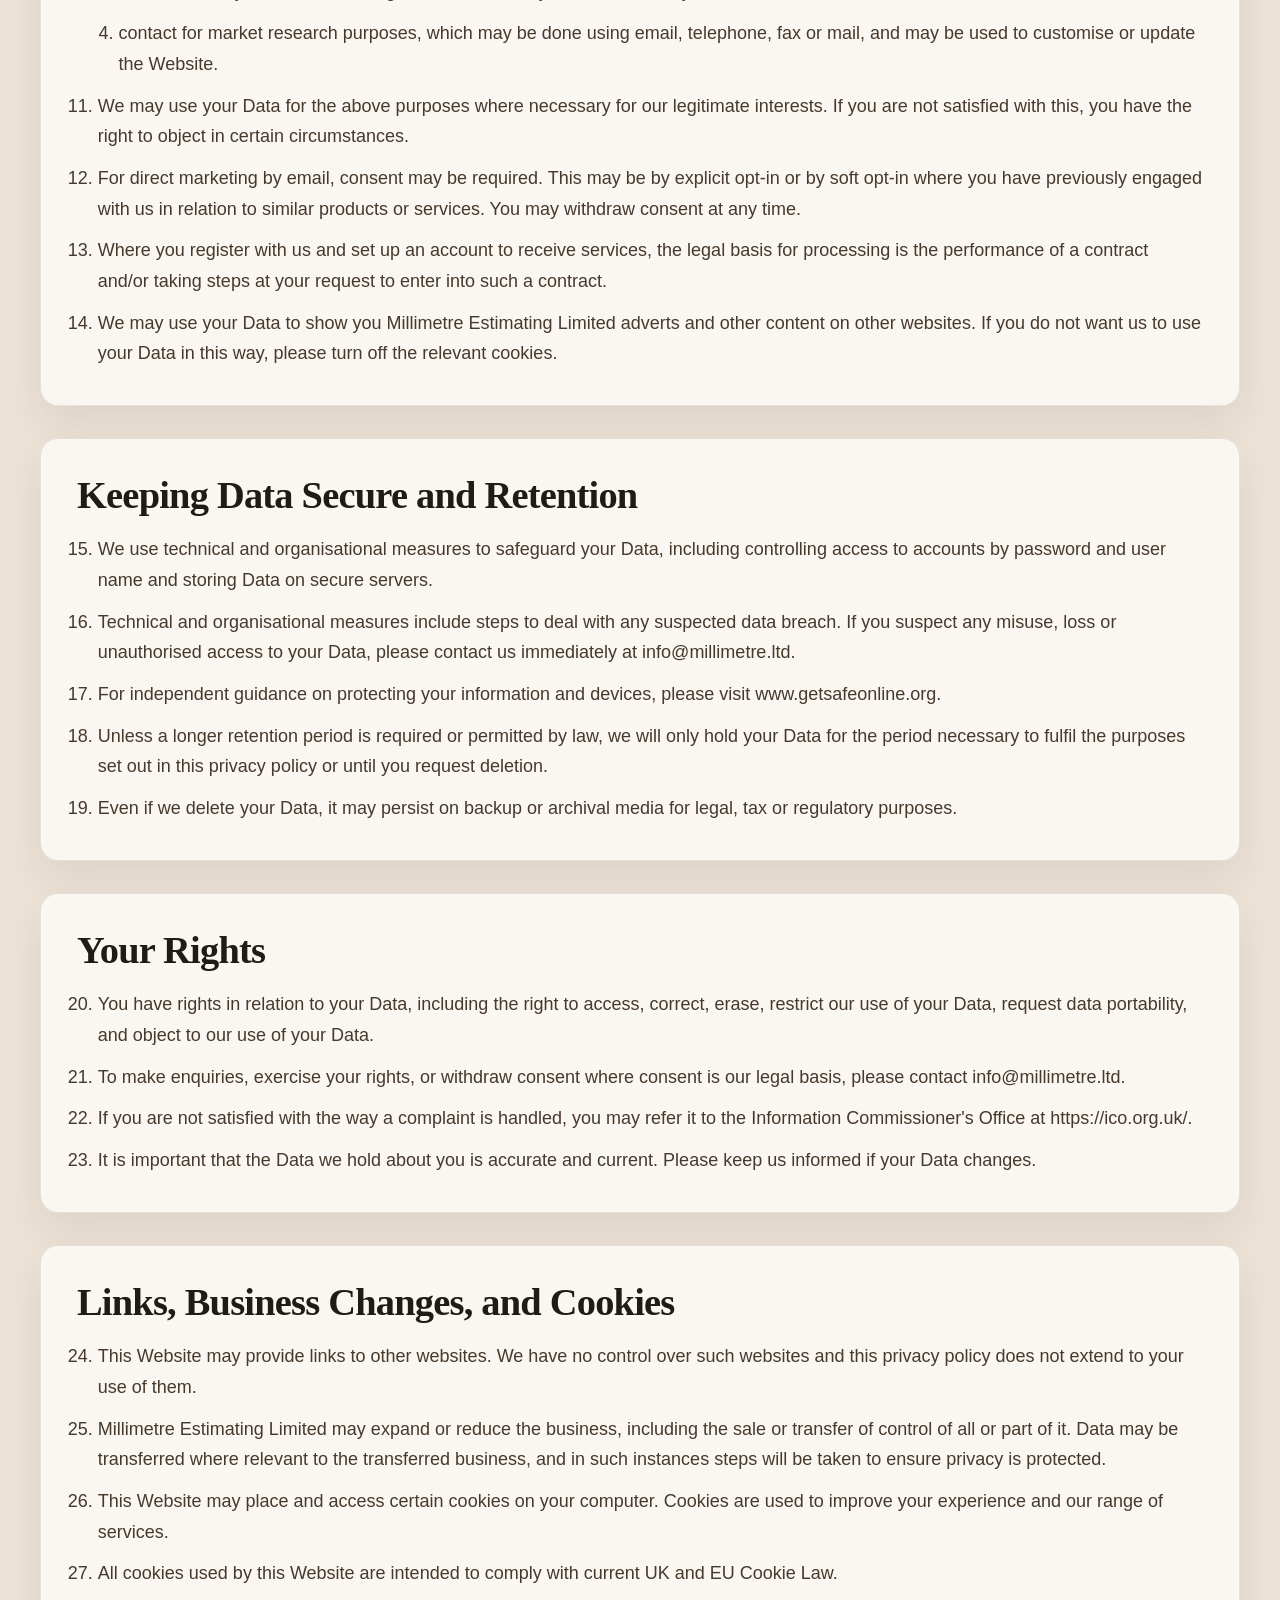
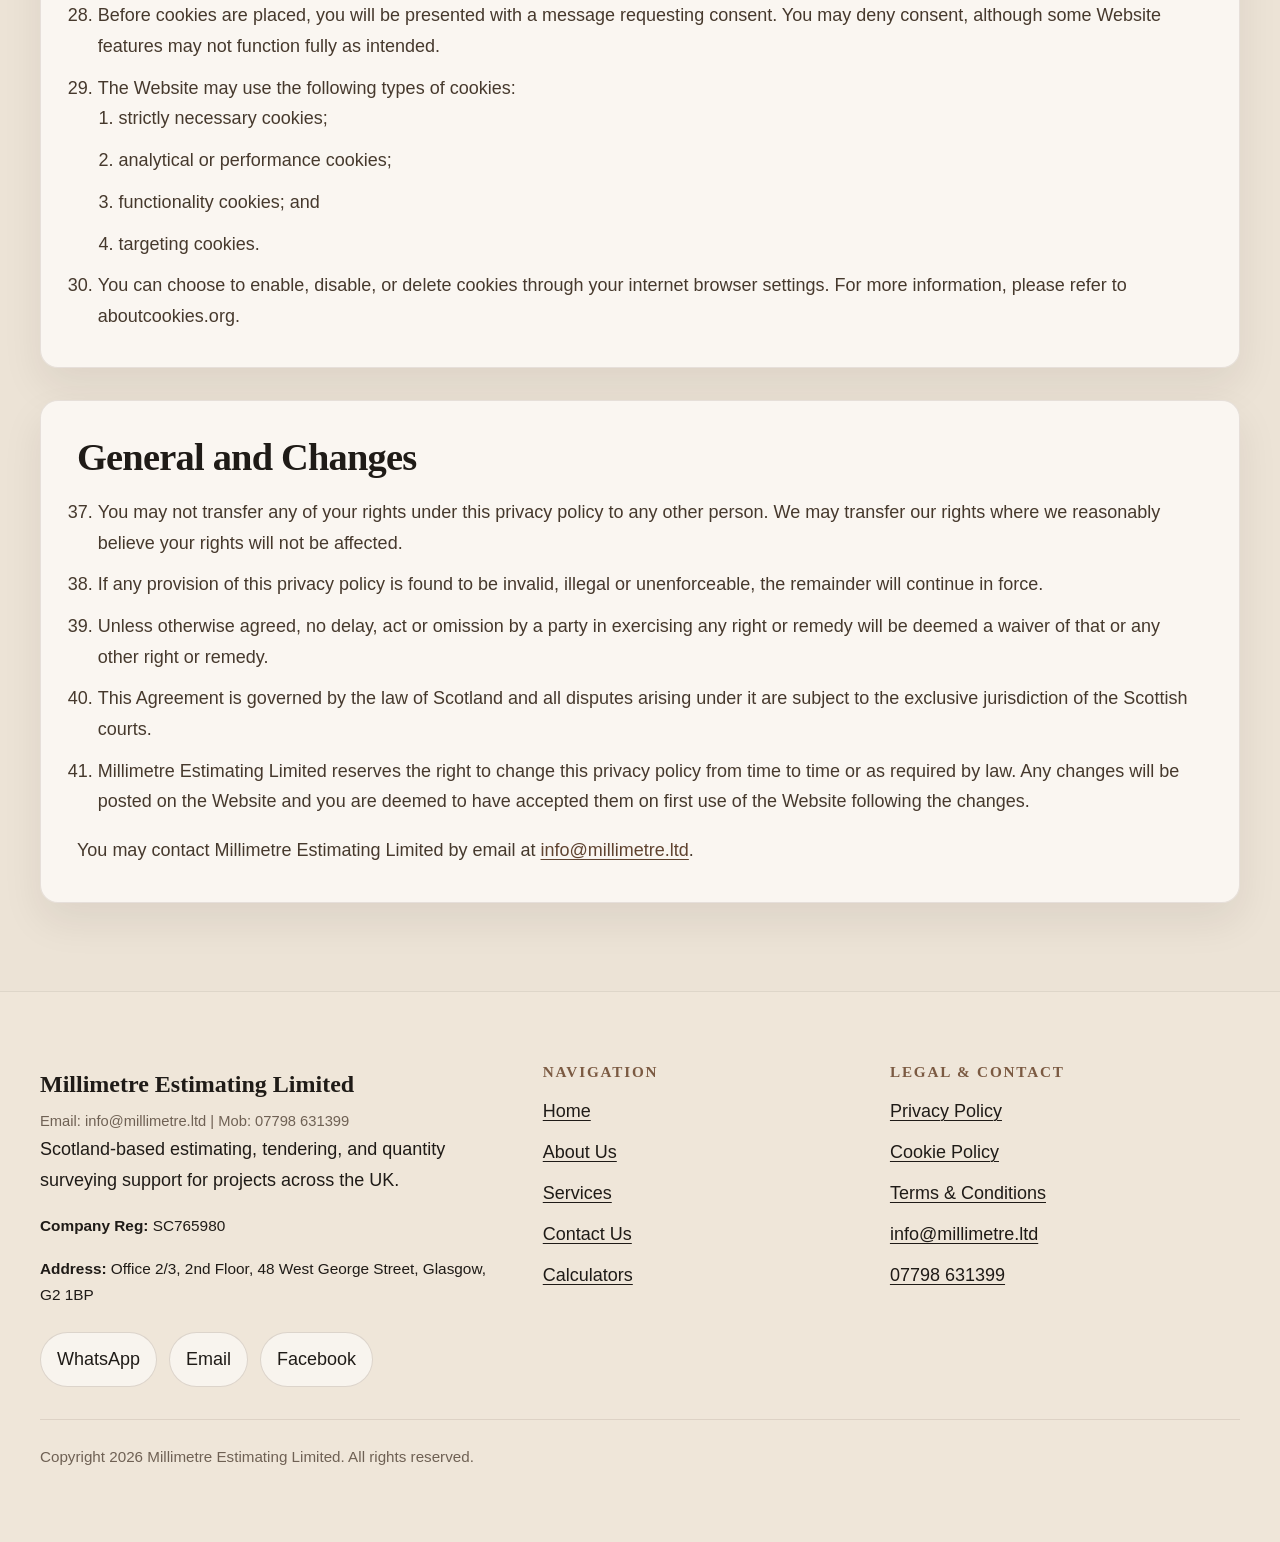
<file: privacy/index.html>
<!doctype html>
<html lang="en-GB">
  <head>
    <meta charset="utf-8">
    <meta name="viewport" content="width=device-width, initial-scale=1">
    <title>Privacy Policy | Millimetre Estimating Limited</title>
    <meta name="description" content="Privacy information for the Millimetre Estimating website.">
    <link rel="canonical" href="https://www.millimetre.ltd/privacy/">
    <meta property="og:title" content="Privacy Policy | Millimetre Estimating Limited">
    <meta property="og:description" content="Privacy information for the Millimetre Estimating website.">
    <meta property="og:type" content="website">
    <meta property="og:url" content="https://www.millimetre.ltd/privacy/">
    <meta name="twitter:card" content="summary_large_image">
    <link rel="icon" href="../assets/img/favicon/favicon.ico" sizes="any">
    <link rel="icon" type="image/svg+xml" href="../assets/img/favicon/favicon.svg">
    <link rel="icon" type="image/png" sizes="96x96" href="../assets/img/favicon/favicon-96x96.png">
    <link rel="apple-touch-icon" sizes="180x180" href="../assets/img/favicon/apple-touch-icon.png">
    <link rel="manifest" href="../assets/img/favicon/site.webmanifest">
    <meta name="theme-color" content="#efe6d9">
    <link rel="stylesheet" href="../assets/css/main.css">
    <script src="../assets/js/site-config.js" defer></script>
    <script src="../assets/js/site.js" defer></script>
  </head>
  <body>
    <a class="skip-link" href="#main-content">Skip to content</a>

    <header class="site-header">
      <div class="container header-inner">
        <a class="brand" href="../" aria-label="Millimetre Estimating home">
          <span class="brand-mark">Millimetre Estimating Limited</span>
          <div class="brand-tagline">Email: info@millimetre.ltd | Mob: 07798 631399</div>
        </a>

        <button class="nav-toggle" type="button" aria-expanded="false" aria-controls="primary-navigation" data-nav-toggle>
          Menu
        </button>

        <nav class="site-nav" id="primary-navigation" aria-label="Primary" data-site-nav>
          <ul>
            <li><a href="../">Home</a></li>
            <li><a href="../about/">About Us</a></li>
            <li><a href="../services/">Services</a></li>
            <li><a href="../contact/">Contact Us</a></li>
            <li><a href="../calculators/">Calculators</a></li>
          </ul>
          <div class="header-actions">
            <a class="button button-primary" href="../contact/">Request Estimate</a>
          </div>
        </nav>
      </div>
    </header>
    <main id="main-content">
      <section class="page-hero">
        <div class="container">
          <div class="eyebrow">Privacy Policy</div>
          <h1>Privacy policy for Millimetre Estimating Limited.</h1>
          <p>
            Please review this privacy policy carefully to understand how personal data is handled
            in relation to the website and related enquiries.
          </p>
        </div>
      </section>

      <section class="section section-muted">
        <div class="container policy-stack">
          <article class="policy-block">
            <p>
              This privacy policy applies between you, the User of this Website, and
              Millimetre Estimating Limited, the owner and provider of this Website.
              Millimetre Estimating Limited takes the privacy of your information very seriously.
              This privacy policy applies to our use of any and all Data collected by us or
              provided by you in relation to your use of the Website.
            </p>
            <p>
              This privacy policy should be read alongside, and in addition to, our Terms and
              Conditions. Please read this privacy policy carefully.
            </p>
          </article>

          <article class="policy-block">
            <h2>Definitions and Interpretation</h2>
            <ol class="policy-list">
              <li><strong>Data</strong> means collectively all information that you submit to Millimetre Estimating Limited via the Website, incorporating, where applicable, the definitions provided in the Data Protection Laws.</li>
              <li><strong>Cookies</strong> means a small text file placed on your computer by this Website when you visit certain parts of the Website and/or when you use certain features of the Website.</li>
              <li><strong>Data Protection Laws</strong> means any applicable law relating to the processing of personal Data, including but not limited to the GDPR, and any national implementing and supplementary laws, regulations and secondary legislation.</li>
              <li><strong>GDPR</strong> means the UK General Data Protection Regulation.</li>
              <li><strong>Millimetre Estimating Limited</strong> means a company incorporated in Scotland with registered number SC765980 whose registered office is Office 2/3, 2nd Floor, 48 West George Street, Glasgow City, G2 1BP.</li>
              <li><strong>UK and EU Cookie Law</strong> means the Privacy and Electronic Communications Regulations 2003 and subsequent amendments.</li>
              <li><strong>User or you</strong> means any third party that accesses the Website and is not employed by or engaged as a consultant to Millimetre Estimating Limited in connection with the provision of services.</li>
              <li><strong>Website</strong> means the website you are currently using, www.millimetre.ltd, and any sub-domains of this site unless expressly excluded by their own terms and conditions.</li>
            </ol>
            <p>
              In this privacy policy, unless the context requires a different interpretation, the
              singular includes the plural and vice versa, references to sub-clauses, clauses,
              schedules or appendices are to those within this privacy policy, a reference to a
              person includes firms, companies, government entities, trusts and partnerships,
              "including" means "including without limitation", and headings do not form part of
              this privacy policy.
            </p>
          </article>

          <article class="policy-block">
            <h2>Scope of This Privacy Policy</h2>
            <ol class="policy-list" start="3">
              <li>This privacy policy applies only to the actions of Millimetre Estimating Limited and Users with respect to this Website. It does not extend to websites that can be accessed from this Website, including social media websites.</li>
              <li>For the purposes of applicable Data Protection Laws, Millimetre Estimating Limited is the data controller. This means that Millimetre Estimating Limited determines the purposes for which, and the manner in which, your Data is processed.</li>
            </ol>
          </article>

          <article class="policy-block">
            <h2>Data Collected</h2>
            <ol class="policy-list" start="5">
              <li>
                We may collect the following Data, which includes personal Data, from you:
                <ol class="policy-sublist">
                  <li>name;</li>
                  <li>job title;</li>
                  <li>profession;</li>
                  <li>contact information such as email addresses and telephone numbers.</li>
                </ol>
              </li>
              <li>
                We collect Data in the following ways:
                <ol class="policy-sublist">
                  <li>data is given to us by you;</li>
                  <li>data is received from other sources; and</li>
                  <li>data is collected automatically.</li>
                </ol>
              </li>
              <li>
                Millimetre Estimating Limited will collect your Data in a number of ways,
                including when you contact us through the Website, by telephone, post or email,
                when you register with us and set up an account to receive products or services,
                when you make payments to us, and when you use our services.
              </li>
              <li>
                We may receive Data about you from publicly available third-party sources,
                including public search engines and social media.
              </li>
              <li>
                To the extent that you access the Website, we may collect Data automatically,
                including your IP address, the date, times and frequency with which you access the
                Website, the way you use and interact with its content, and information collected
                via cookies in line with your browser settings.
              </li>
            </ol>
          </article>

          <article class="policy-block">
            <h2>Our Use of Data</h2>
            <ol class="policy-list" start="10">
              <li>
                Any or all of the above Data may be required by us from time to time in order to
                provide you with the best possible service and experience when using our Website.
                Specifically, Data may be used for:
                <ol class="policy-sublist">
                  <li>internal record keeping;</li>
                  <li>improvement of our products and services;</li>
                  <li>transmission by email of marketing materials that may be of interest to you;</li>
                  <li>contact for market research purposes, which may be done using email, telephone, fax or mail, and may be used to customise or update the Website.</li>
                </ol>
              </li>
              <li>We may use your Data for the above purposes where necessary for our legitimate interests. If you are not satisfied with this, you have the right to object in certain circumstances.</li>
              <li>
                For direct marketing by email, consent may be required. This may be by explicit
                opt-in or by soft opt-in where you have previously engaged with us in relation to
                similar products or services. You may withdraw consent at any time.
              </li>
              <li>Where you register with us and set up an account to receive services, the legal basis for processing is the performance of a contract and/or taking steps at your request to enter into such a contract.</li>
              <li>We may use your Data to show you Millimetre Estimating Limited adverts and other content on other websites. If you do not want us to use your Data in this way, please turn off the relevant cookies.</li>
            </ol>
          </article>

          <article class="policy-block">
            <h2>Keeping Data Secure and Retention</h2>
            <ol class="policy-list" start="15">
              <li>We use technical and organisational measures to safeguard your Data, including controlling access to accounts by password and user name and storing Data on secure servers.</li>
              <li>Technical and organisational measures include steps to deal with any suspected data breach. If you suspect any misuse, loss or unauthorised access to your Data, please contact us immediately at info@millimetre.ltd.</li>
              <li>For independent guidance on protecting your information and devices, please visit www.getsafeonline.org.</li>
              <li>Unless a longer retention period is required or permitted by law, we will only hold your Data for the period necessary to fulfil the purposes set out in this privacy policy or until you request deletion.</li>
              <li>Even if we delete your Data, it may persist on backup or archival media for legal, tax or regulatory purposes.</li>
            </ol>
          </article>

          <article class="policy-block">
            <h2>Your Rights</h2>
            <ol class="policy-list" start="20">
              <li>
                You have rights in relation to your Data, including the right to access, correct,
                erase, restrict our use of your Data, request data portability, and object to our
                use of your Data.
              </li>
              <li>To make enquiries, exercise your rights, or withdraw consent where consent is our legal basis, please contact info@millimetre.ltd.</li>
              <li>If you are not satisfied with the way a complaint is handled, you may refer it to the Information Commissioner's Office at https://ico.org.uk/.</li>
              <li>It is important that the Data we hold about you is accurate and current. Please keep us informed if your Data changes.</li>
            </ol>
          </article>

          <article class="policy-block">
            <h2>Links, Business Changes, and Cookies</h2>
            <ol class="policy-list" start="24">
              <li>This Website may provide links to other websites. We have no control over such websites and this privacy policy does not extend to your use of them.</li>
              <li>Millimetre Estimating Limited may expand or reduce the business, including the sale or transfer of control of all or part of it. Data may be transferred where relevant to the transferred business, and in such instances steps will be taken to ensure privacy is protected.</li>
              <li>This Website may place and access certain cookies on your computer. Cookies are used to improve your experience and our range of services.</li>
              <li>All cookies used by this Website are intended to comply with current UK and EU Cookie Law.</li>
              <li>Before cookies are placed, you will be presented with a message requesting consent. You may deny consent, although some Website features may not function fully as intended.</li>
              <li>
                The Website may use the following types of cookies:
                <ol class="policy-sublist">
                  <li>strictly necessary cookies;</li>
                  <li>analytical or performance cookies;</li>
                  <li>functionality cookies; and</li>
                  <li>targeting cookies.</li>
                </ol>
              </li>
              <li>You can choose to enable, disable, or delete cookies through your internet browser settings. For more information, please refer to aboutcookies.org.</li>
            </ol>
          </article>

          <article class="policy-block">
            <h2>General and Changes</h2>
            <ol class="policy-list" start="37">
              <li>You may not transfer any of your rights under this privacy policy to any other person. We may transfer our rights where we reasonably believe your rights will not be affected.</li>
              <li>If any provision of this privacy policy is found to be invalid, illegal or unenforceable, the remainder will continue in force.</li>
              <li>Unless otherwise agreed, no delay, act or omission by a party in exercising any right or remedy will be deemed a waiver of that or any other right or remedy.</li>
              <li>This Agreement is governed by the law of Scotland and all disputes arising under it are subject to the exclusive jurisdiction of the Scottish courts.</li>
              <li>Millimetre Estimating Limited reserves the right to change this privacy policy from time to time or as required by law. Any changes will be posted on the Website and you are deemed to have accepted them on first use of the Website following the changes.</li>
            </ol>
            <p>You may contact Millimetre Estimating Limited by email at <a href="mailto:info@millimetre.ltd">info@millimetre.ltd</a>.</p>
          </article>
        </div>
      </section>
    </main>


    <footer class="site-footer">
      <div class="container">
        <div class="footer-grid">
          <div>
            <a class="brand" href="../">
              <span class="brand-mark">Millimetre Estimating Limited</span>
              <div class="brand-tagline">Email: info@millimetre.ltd | Mob: 07798 631399</div>
            </a>
            <p>
              Scotland-based estimating, tendering, and quantity surveying support for projects across
              the UK.
            </p>
            <p class="footer-company-meta"><strong>Company Reg:</strong> SC765980</p>
            <p class="footer-company-meta"><strong>Address:</strong> Office 2/3, 2nd Floor, 48 West George Street, Glasgow, G2 1BP</p>
            <div class="footer-socials" aria-label="Direct contact links">
              <a class="footer-social-link" href="https://wa.me/447798631399?text=Hello%20Millimetre%20Estimating%20Limited" target="_blank" rel="noopener noreferrer">WhatsApp</a>
              <a class="footer-social-link" href="mailto:info@millimetre.ltd">Email</a>
              <a class="footer-social-link" href="https://www.facebook.com/share/1BCHfPD5ax/?mibextid=wwXIfr" target="_blank" rel="noopener noreferrer">Facebook</a>
            </div>
          </div>
          <div>
            <h2 class="footer-title">Navigation</h2>
            <ul class="footer-list">
              <li><a href="../">Home</a></li>
              <li><a href="../about/">About Us</a></li>
              <li><a href="../services/">Services</a></li>
              <li><a href="../contact/">Contact Us</a></li>
              <li><a href="../calculators/">Calculators</a></li>
            </ul>
          </div>
          <div>
            <h2 class="footer-title">Legal & Contact</h2>
            <ul class="footer-list">
              <li><a href="../privacy/">Privacy Policy</a></li>
              <li><a href="../cookies/">Cookie Policy</a></li>
              <li><a href="../terms/">Terms &amp; Conditions</a></li>
              <li><a href="mailto:info@millimetre.ltd">info@millimetre.ltd</a></li>
              <li><a href="tel:07798631399">07798 631399</a></li>
            </ul>
          </div>
        </div>
        <div class="footer-meta">
          Copyright <span data-year></span> Millimetre Estimating Limited. All rights reserved.
        </div>
      </div>
    </footer>
  </body>
</html>
</file>
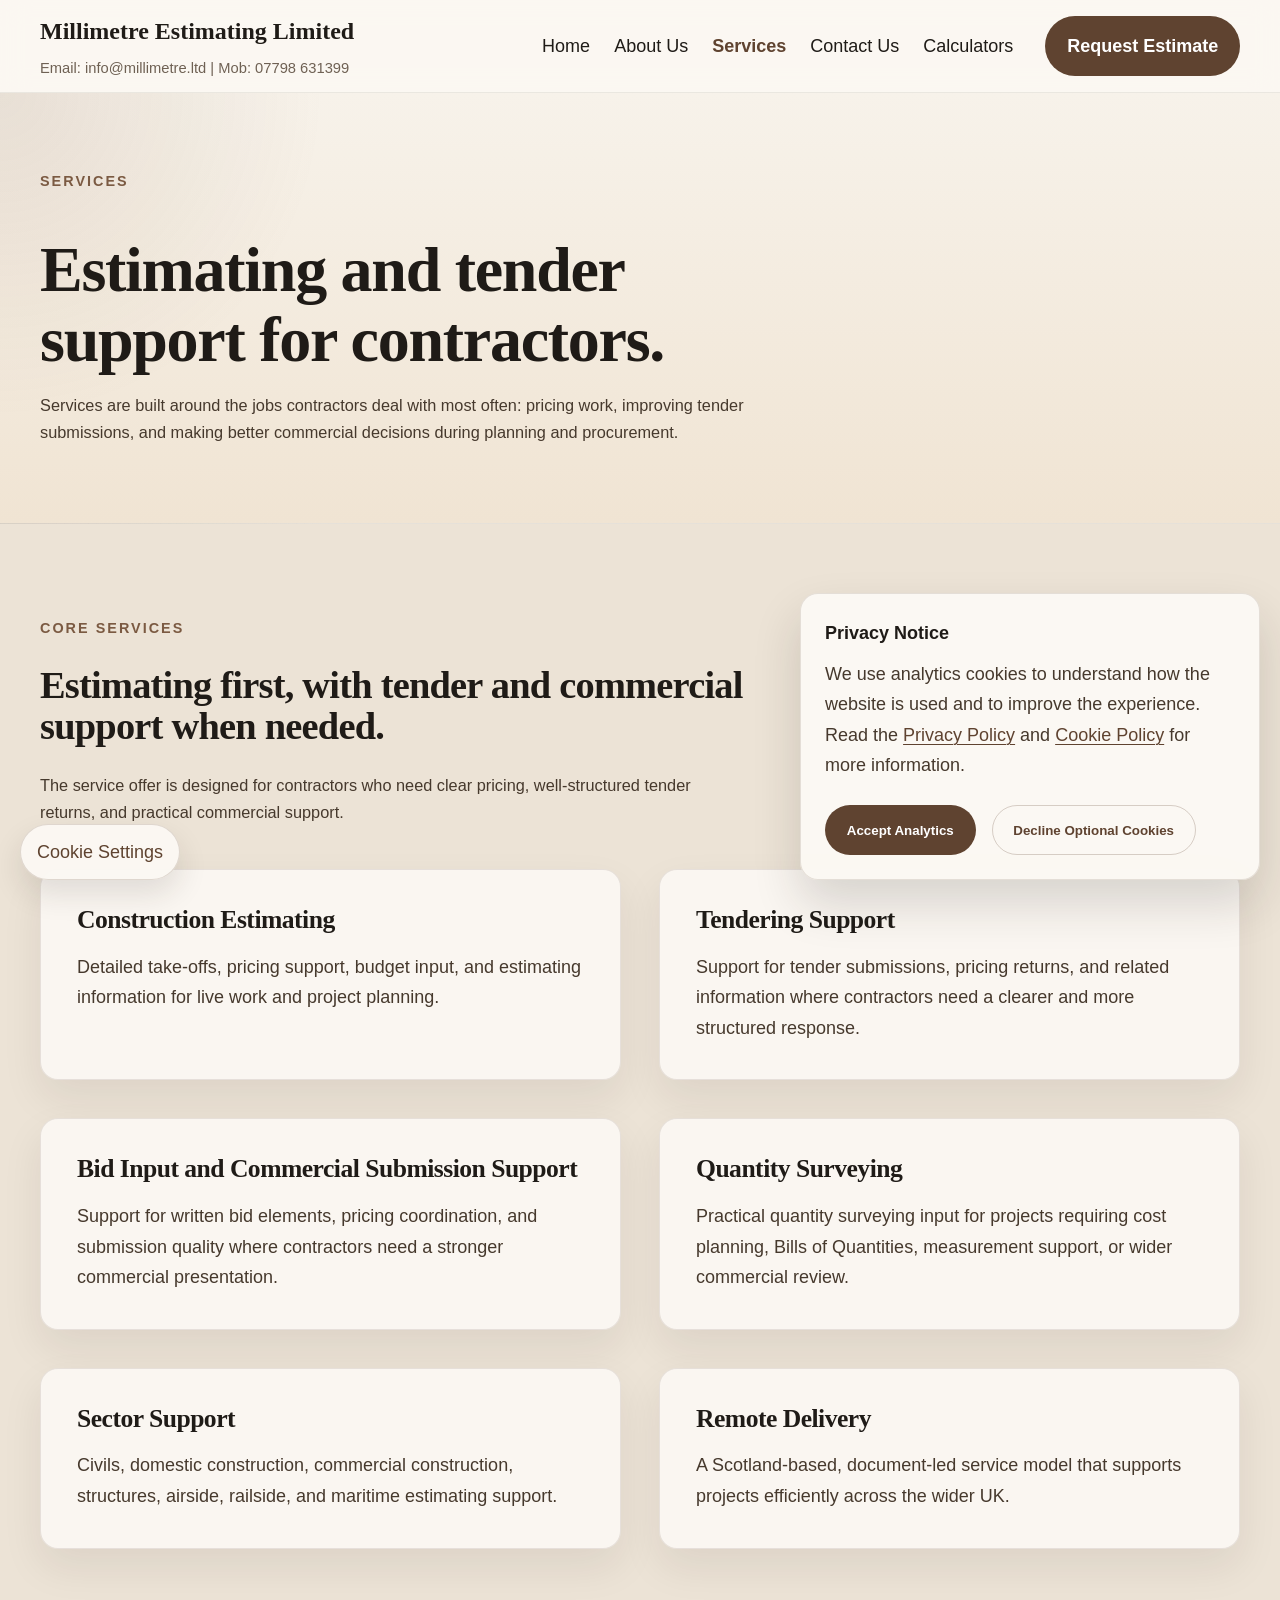
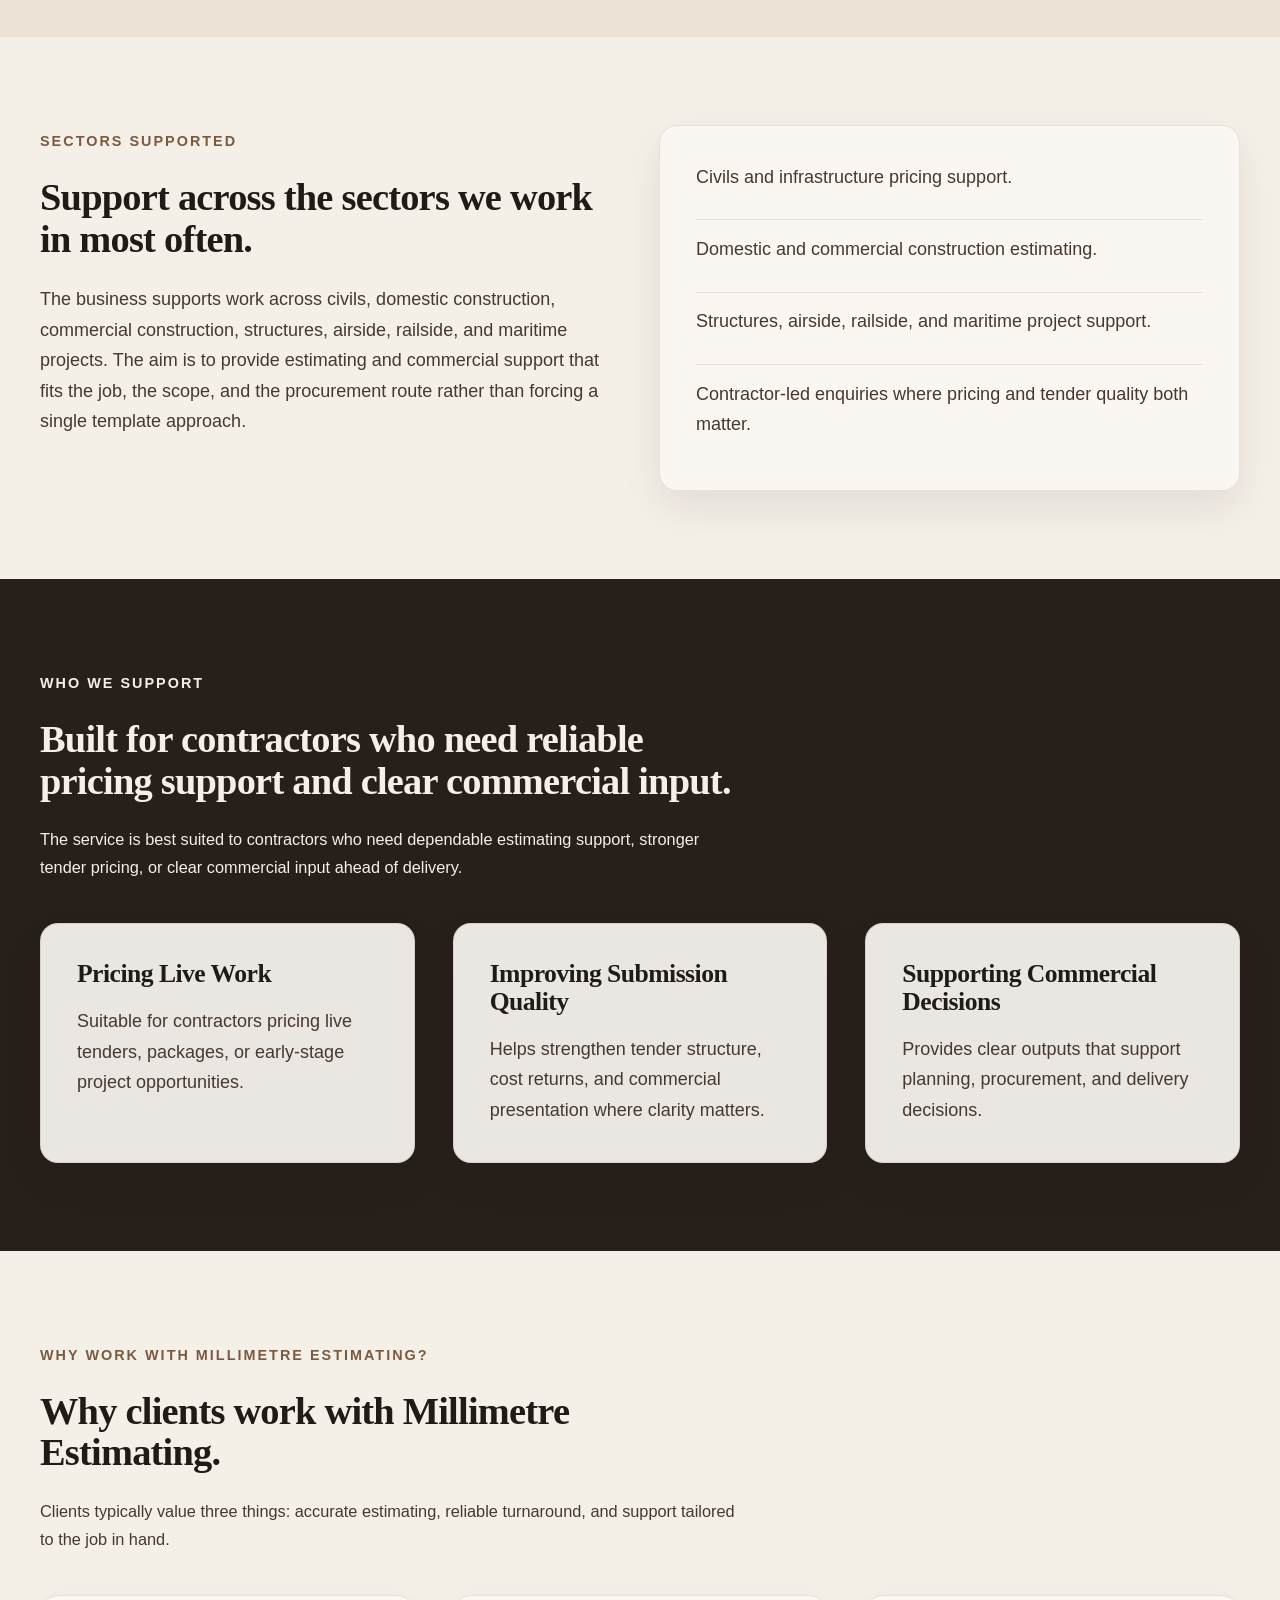
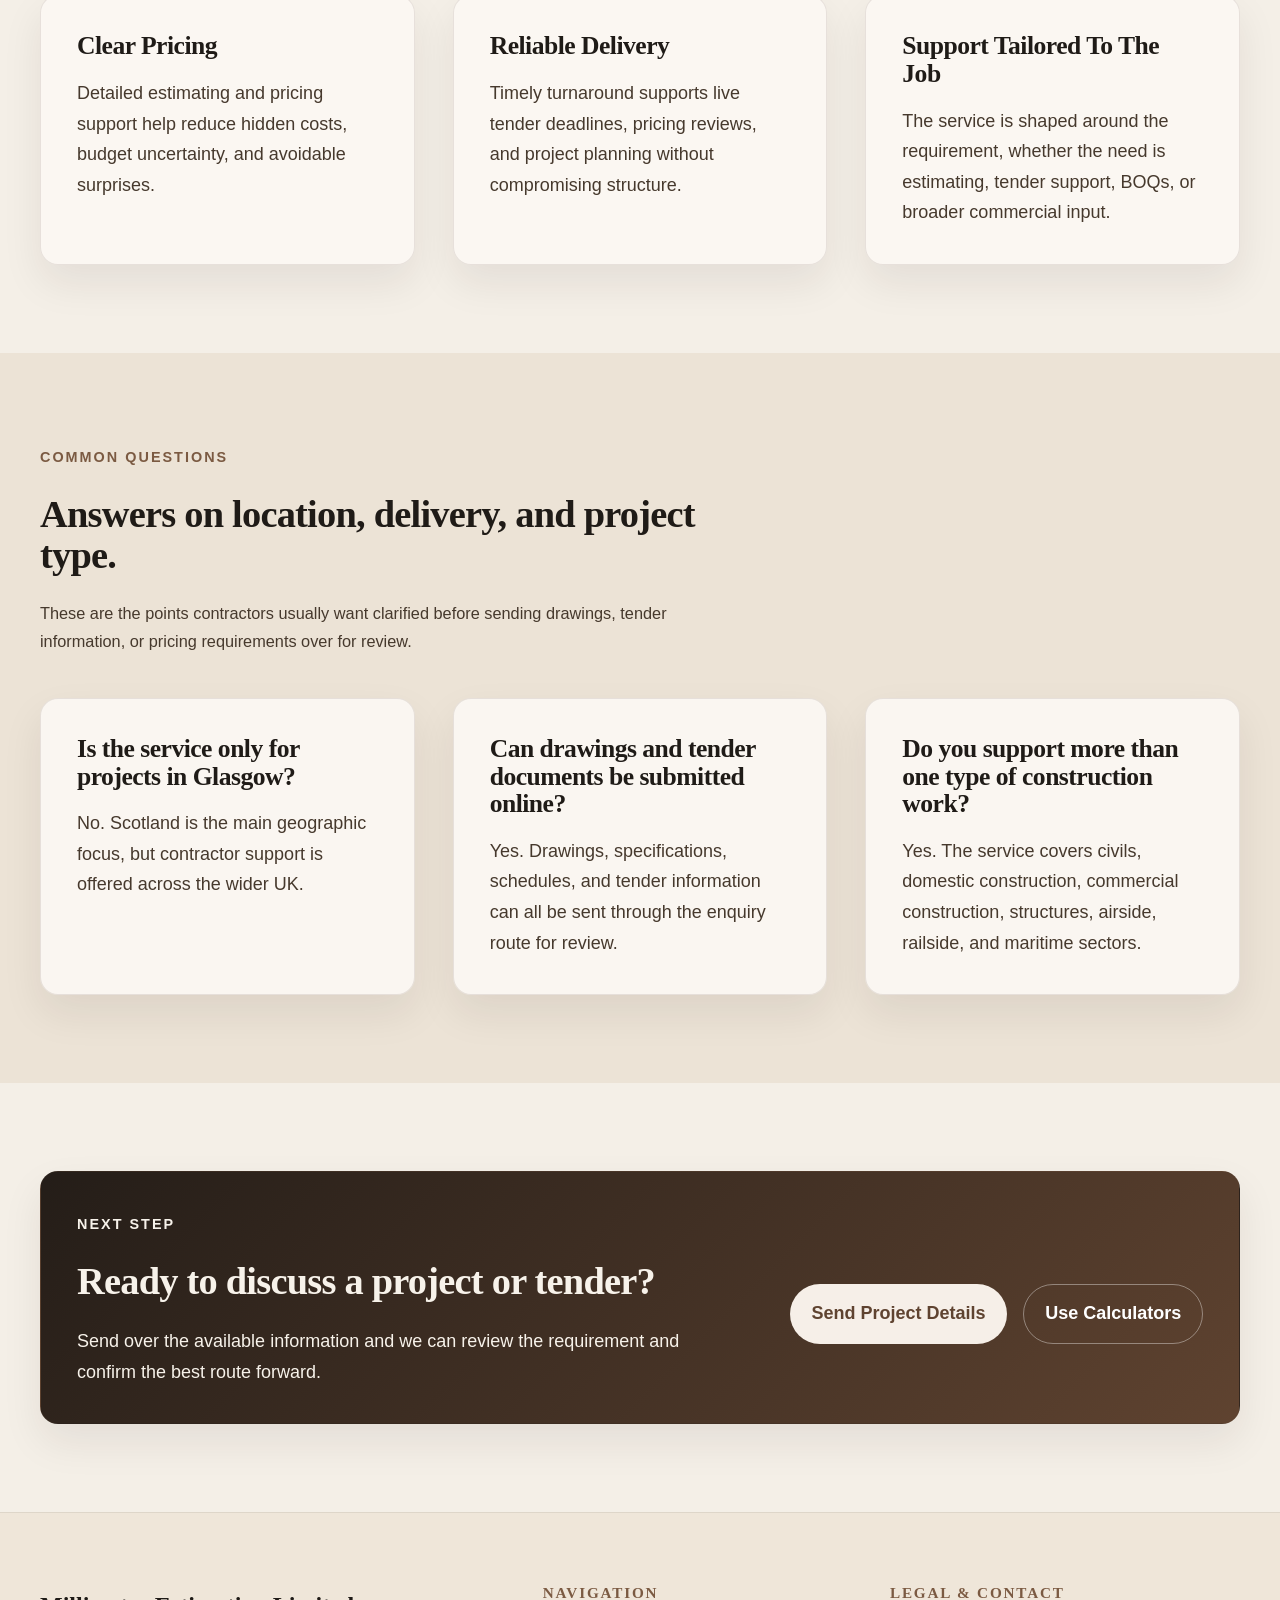
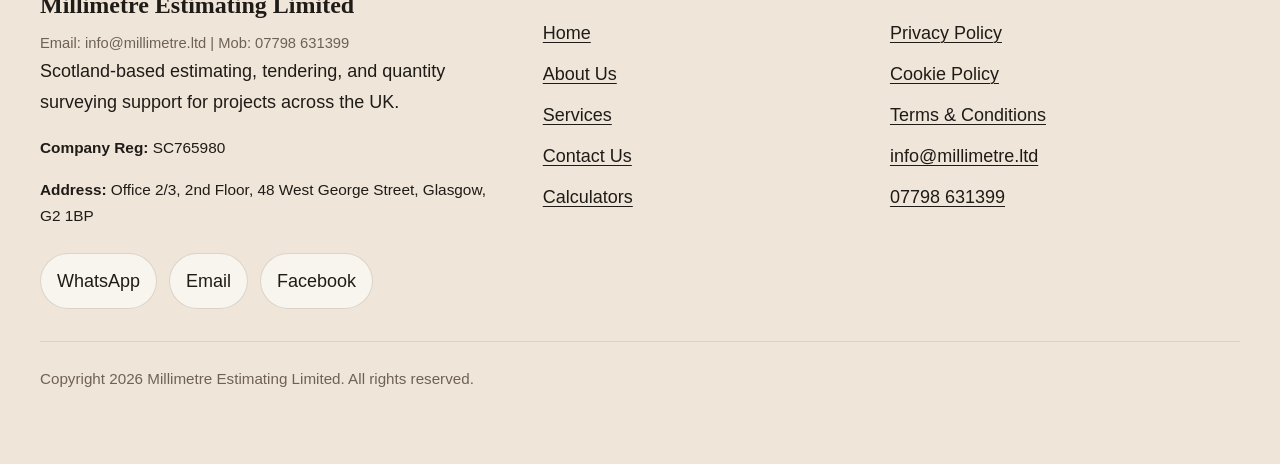
<file: services/index.html>
<!doctype html>
<html lang="en-GB">
  <head>
    <meta charset="utf-8">
    <meta name="viewport" content="width=device-width, initial-scale=1">
    <title>Construction Estimating Services | Tendering & Quantity Surveying Support</title>
    <meta name="description" content="Explore contractor-focused construction estimating, tendering support, bid input, and quantity surveying services from Millimetre Estimating Limited in Scotland.">
    <link rel="canonical" href="https://www.millimetre.ltd/services/">
    <meta property="og:title" content="Construction Estimating Services | Tendering & Quantity Surveying Support">
    <meta property="og:description" content="Explore contractor-focused construction estimating, tendering support, bid input, and quantity surveying services from Millimetre Estimating Limited in Scotland.">
    <meta property="og:type" content="website">
    <meta property="og:url" content="https://www.millimetre.ltd/services/">
    <meta name="twitter:card" content="summary_large_image">
    <link rel="icon" href="../assets/img/favicon/favicon.ico" sizes="any">
    <link rel="icon" type="image/svg+xml" href="../assets/img/favicon/favicon.svg">
    <link rel="icon" type="image/png" sizes="96x96" href="../assets/img/favicon/favicon-96x96.png">
    <link rel="apple-touch-icon" sizes="180x180" href="../assets/img/favicon/apple-touch-icon.png">
    <link rel="manifest" href="../assets/img/favicon/site.webmanifest">
    <meta name="theme-color" content="#efe6d9">
    <link rel="stylesheet" href="../assets/css/main.css">
    <script src="../assets/js/site-config.js" defer></script>
    <script src="../assets/js/site.js" defer></script>
  </head>
  <body>
    <a class="skip-link" href="#main-content">Skip to content</a>

    <header class="site-header">
      <div class="container header-inner">
        <a class="brand" href="../" aria-label="Millimetre Estimating home">
          <span class="brand-mark">Millimetre Estimating Limited</span>
          <div class="brand-tagline">Email: info@millimetre.ltd | Mob: 07798 631399</div>
        </a>

        <button class="nav-toggle" type="button" aria-expanded="false" aria-controls="primary-navigation" data-nav-toggle>
          Menu
        </button>

        <nav class="site-nav" id="primary-navigation" aria-label="Primary" data-site-nav>
          <ul>
            <li><a href="../">Home</a></li>
            <li><a href="../about/">About Us</a></li>
            <li><a href="../services/" aria-current="page">Services</a></li>
            <li><a href="../contact/">Contact Us</a></li>
            <li><a href="../calculators/">Calculators</a></li>
          </ul>
          <div class="header-actions">
            <a class="button button-primary" href="../contact/">Request Estimate</a>
          </div>
        </nav>
      </div>
    </header>

    <main id="main-content">
      <section class="page-hero">
        <div class="container">
          <div class="eyebrow">Services</div>
          <h1>Estimating and tender support for contractors.</h1>
          <p>
            Services are built around the jobs contractors deal with most often: pricing work,
            improving tender submissions, and making better commercial decisions during planning
            and procurement.
          </p>
        </div>
      </section>

      <section class="section section-muted">
        <div class="container">
          <div class="section-intro">
            <div class="eyebrow">Core Services</div>
            <h2>Estimating first, with tender and commercial support when needed.</h2>
            <p>
              The service offer is designed for contractors who need clear pricing, well-structured
              tender returns, and practical commercial support.
            </p>
          </div>
          <div class="services-grid">
            <article class="service-card">
              <h3>Construction Estimating</h3>
              <p>Detailed take-offs, pricing support, budget input, and estimating information for live work and project planning.</p>
            </article>
            <article class="service-card">
              <h3>Tendering Support</h3>
              <p>Support for tender submissions, pricing returns, and related information where contractors need a clearer and more structured response.</p>
            </article>
            <article class="service-card">
              <h3>Bid Input and Commercial Submission Support</h3>
              <p>Support for written bid elements, pricing coordination, and submission quality where contractors need a stronger commercial presentation.</p>
            </article>
            <article class="service-card">
              <h3>Quantity Surveying</h3>
              <p>Practical quantity surveying input for projects requiring cost planning, Bills of Quantities, measurement support, or wider commercial review.</p>
            </article>
            <article class="service-card">
              <h3>Sector Support</h3>
              <p>Civils, domestic construction, commercial construction, structures, airside, railside, and maritime estimating support.</p>
            </article>
            <article class="service-card">
              <h3>Remote Delivery</h3>
              <p>A Scotland-based, document-led service model that supports projects efficiently across the wider UK.</p>
            </article>
          </div>
        </div>
      </section>

      <section class="section">
        <div class="container split-grid">
          <div>
            <div class="eyebrow">Sectors Supported</div>
            <h2>Support across the sectors we work in most often.</h2>
            <p>
              The business supports work across civils, domestic construction, commercial
              construction, structures, airside, railside, and maritime projects. The aim is to
              provide estimating and commercial support that fits the job, the scope, and the
              procurement route rather than forcing a single template approach.
            </p>
          </div>
          <div class="surface-panel">
            <ul class="value-list">
              <li>Civils and infrastructure pricing support.</li>
              <li>Domestic and commercial construction estimating.</li>
              <li>Structures, airside, railside, and maritime project support.</li>
              <li>Contractor-led enquiries where pricing and tender quality both matter.</li>
            </ul>
          </div>
        </div>
      </section>

      <section class="section section-dark">
        <div class="container">
          <div class="section-intro">
            <div class="eyebrow">Who We Support</div>
            <h2>Built for contractors who need reliable pricing support and clear commercial input.</h2>
            <p>
              The service is best suited to contractors who need dependable estimating support,
              stronger tender pricing, or clear commercial input ahead of delivery.
            </p>
          </div>
          <div class="feature-grid">
            <article class="service-card">
              <h3>Pricing Live Work</h3>
              <p>Suitable for contractors pricing live tenders, packages, or early-stage project opportunities.</p>
            </article>
            <article class="service-card">
              <h3>Improving Submission Quality</h3>
              <p>Helps strengthen tender structure, cost returns, and commercial presentation where clarity matters.</p>
            </article>
            <article class="service-card">
              <h3>Supporting Commercial Decisions</h3>
              <p>Provides clear outputs that support planning, procurement, and delivery decisions.</p>
            </article>
          </div>
        </div>
      </section>

      <section class="section">
        <div class="container">
          <div class="section-intro">
            <div class="eyebrow">Why Work With Millimetre Estimating?</div>
            <h2>Why clients work with Millimetre Estimating.</h2>
            <p>
              Clients typically value three things: accurate estimating, reliable turnaround, and
              support tailored to the job in hand.
            </p>
          </div>
          <div class="feature-grid">
            <article class="preview-card">
              <h3>Clear Pricing</h3>
              <p>Detailed estimating and pricing support help reduce hidden costs, budget uncertainty, and avoidable surprises.</p>
            </article>
            <article class="preview-card">
              <h3>Reliable Delivery</h3>
              <p>Timely turnaround supports live tender deadlines, pricing reviews, and project planning without compromising structure.</p>
            </article>
            <article class="preview-card">
              <h3>Support Tailored To The Job</h3>
              <p>The service is shaped around the requirement, whether the need is estimating, tender support, BOQs, or broader commercial input.</p>
            </article>
          </div>
        </div>
      </section>

      <section class="section section-muted">
        <div class="container">
          <div class="section-intro">
            <div class="eyebrow">Common Questions</div>
            <h2>Answers on location, delivery, and project type.</h2>
            <p>
              These are the points contractors usually want clarified before sending drawings,
              tender information, or pricing requirements over for review.
            </p>
          </div>
          <div class="detail-grid">
            <article class="preview-card">
              <h3>Is the service only for projects in Glasgow?</h3>
              <p>No. Scotland is the main geographic focus, but contractor support is offered across the wider UK.</p>
            </article>
            <article class="preview-card">
              <h3>Can drawings and tender documents be submitted online?</h3>
              <p>Yes. Drawings, specifications, schedules, and tender information can all be sent through the enquiry route for review.</p>
            </article>
            <article class="preview-card">
              <h3>Do you support more than one type of construction work?</h3>
              <p>Yes. The service covers civils, domestic construction, commercial construction, structures, airside, railside, and maritime sectors.</p>
            </article>
          </div>
        </div>
      </section>

      <section class="section">
        <div class="container">
          <div class="cta-band">
            <div>
              <div class="eyebrow">Next Step</div>
              <h2>Ready to discuss a project or tender?</h2>
              <p>
                Send over the available information and we can review the requirement and confirm
                the best route forward.
              </p>
            </div>
            <div class="cta-actions">
              <a class="button button-primary" href="../contact/">Send Project Details</a>
              <a class="button button-secondary" href="../calculators/">Use Calculators</a>
            </div>
          </div>
        </div>
      </section>
    </main>

    <footer class="site-footer">
      <div class="container">
        <div class="footer-grid">
          <div>
            <a class="brand" href="../">
              <span class="brand-mark">Millimetre Estimating Limited</span>
              <div class="brand-tagline">Email: info@millimetre.ltd | Mob: 07798 631399</div>
            </a>
            <p>
              Scotland-based estimating, tendering, and quantity surveying support for projects across
              the UK.
            </p>
            <p class="footer-company-meta"><strong>Company Reg:</strong> SC765980</p>
            <p class="footer-company-meta"><strong>Address:</strong> Office 2/3, 2nd Floor, 48 West George Street, Glasgow, G2 1BP</p>
            <div class="footer-socials" aria-label="Direct contact links">
              <a class="footer-social-link" href="https://wa.me/447798631399?text=Hello%20Millimetre%20Estimating%20Limited" target="_blank" rel="noopener noreferrer">WhatsApp</a>
              <a class="footer-social-link" href="mailto:info@millimetre.ltd">Email</a>
              <a class="footer-social-link" href="https://www.facebook.com/share/1BCHfPD5ax/?mibextid=wwXIfr" target="_blank" rel="noopener noreferrer">Facebook</a>
            </div>
          </div>
          <div>
            <h2 class="footer-title">Navigation</h2>
            <ul class="footer-list">
              <li><a href="../">Home</a></li>
              <li><a href="../about/">About Us</a></li>
              <li><a href="../services/">Services</a></li>
              <li><a href="../contact/">Contact Us</a></li>
              <li><a href="../calculators/">Calculators</a></li>
            </ul>
          </div>
          <div>
            <h2 class="footer-title">Legal & Contact</h2>
            <ul class="footer-list">
              <li><a href="../privacy/">Privacy Policy</a></li>
              <li><a href="../cookies/">Cookie Policy</a></li>
              <li><a href="../terms/">Terms &amp; Conditions</a></li>
              <li><a href="mailto:info@millimetre.ltd">info@millimetre.ltd</a></li>
              <li><a href="tel:07798631399">07798 631399</a></li>
            </ul>
          </div>
        </div>
        <div class="footer-meta">
          Copyright <span data-year></span> Millimetre Estimating Limited. All rights reserved.
        </div>
      </div>
    </footer>
  </body>
</html>
</file>
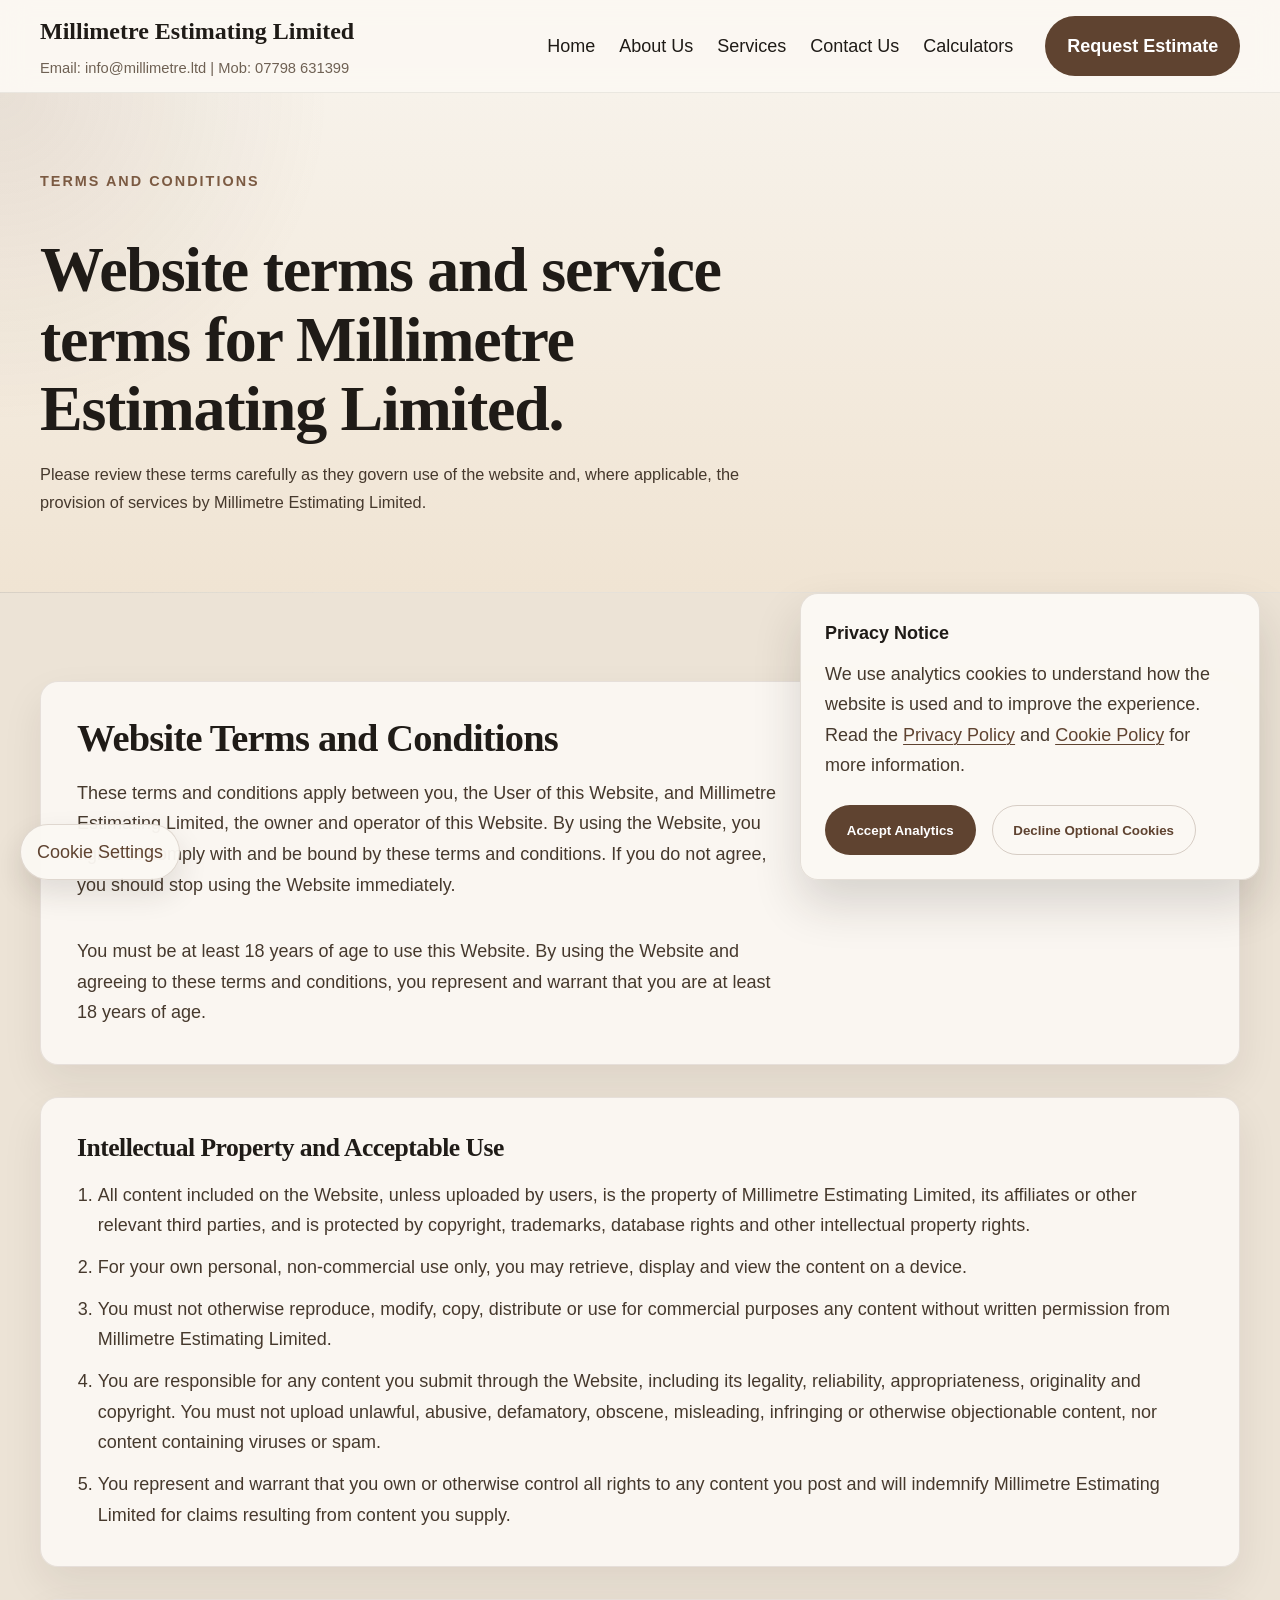
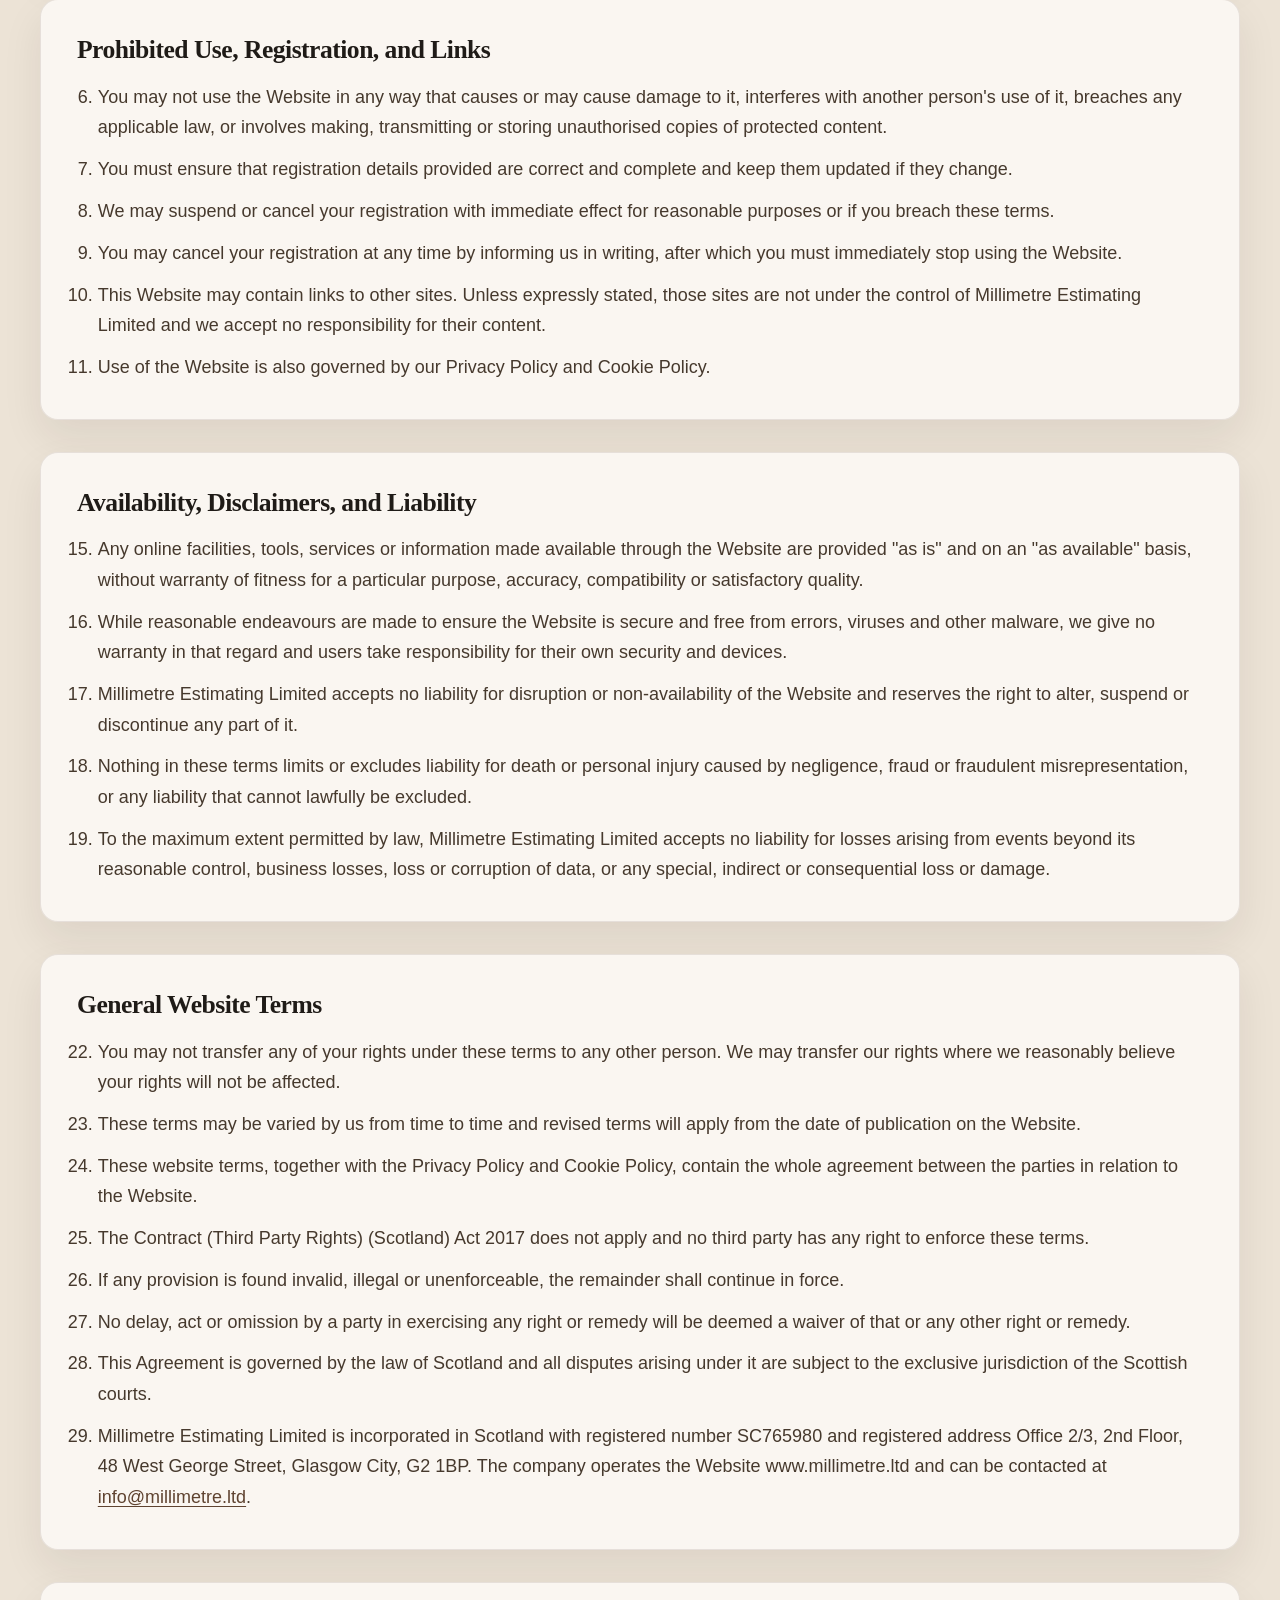
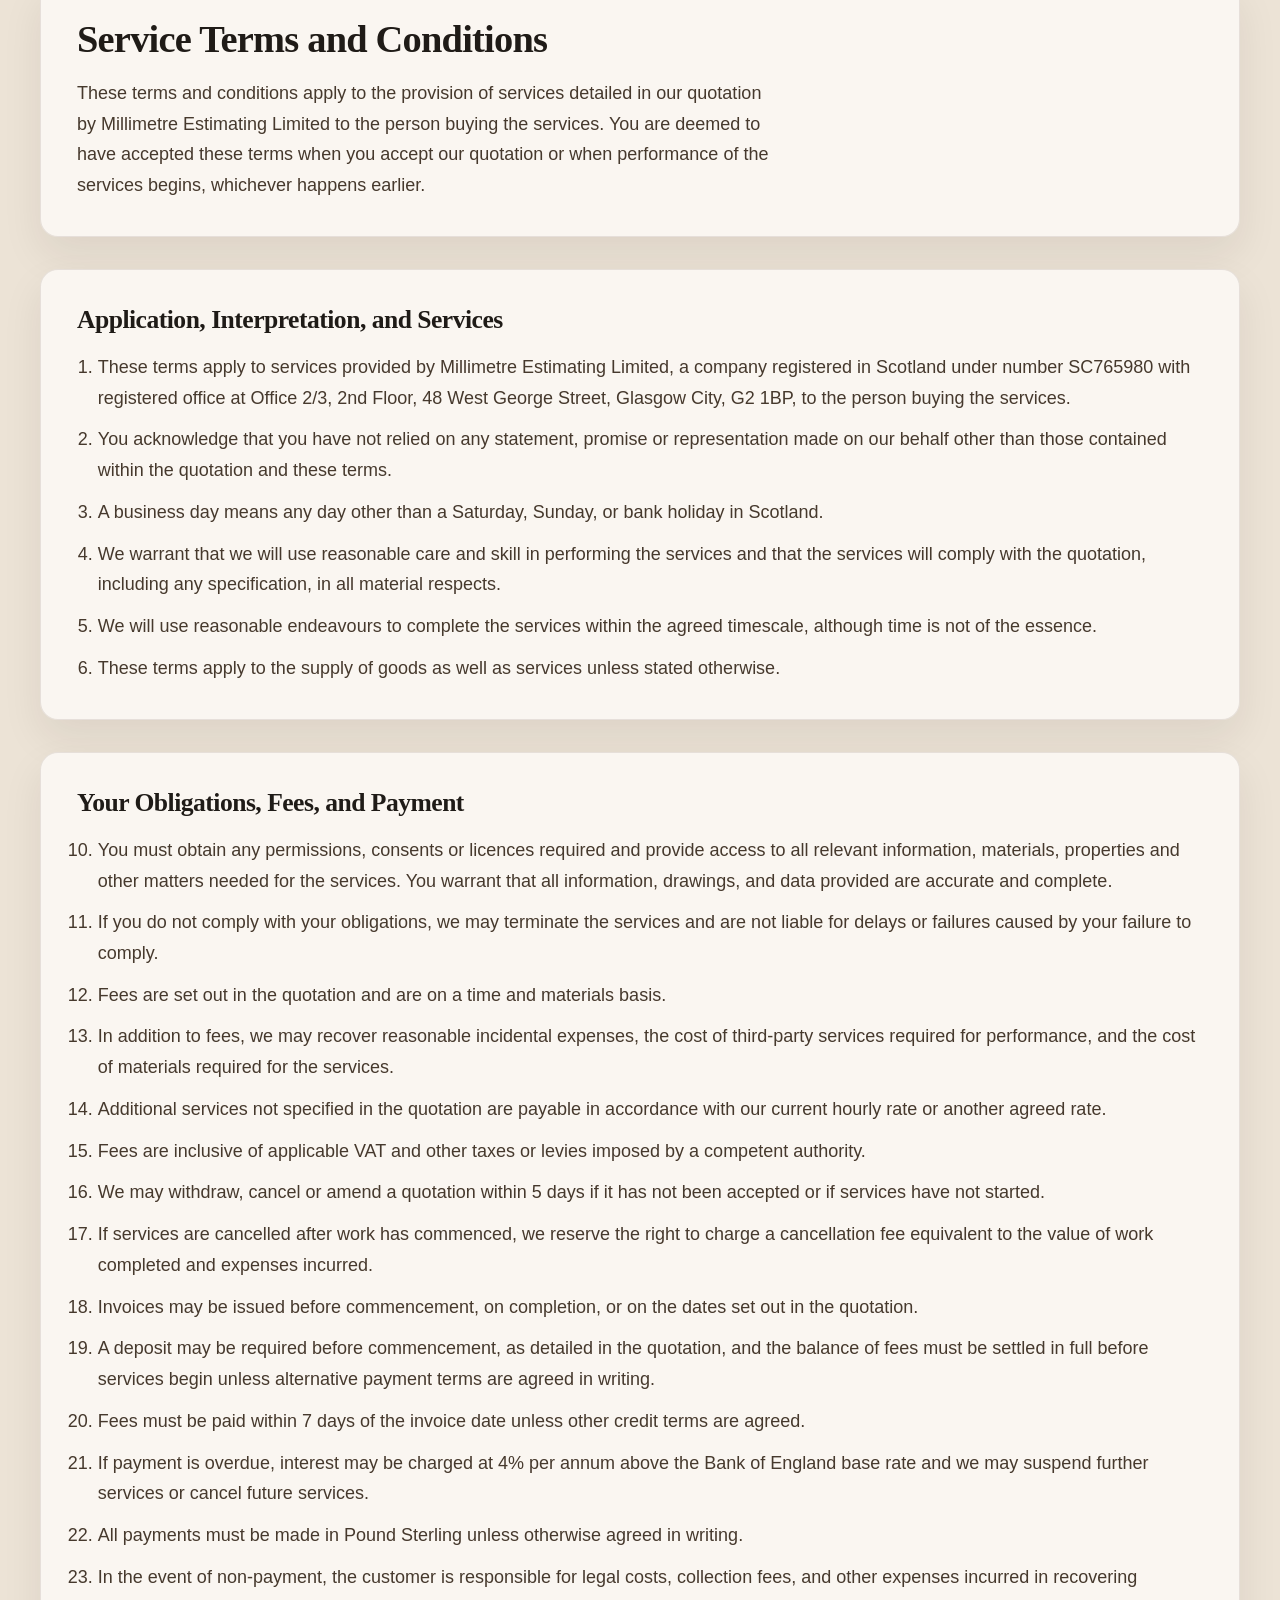
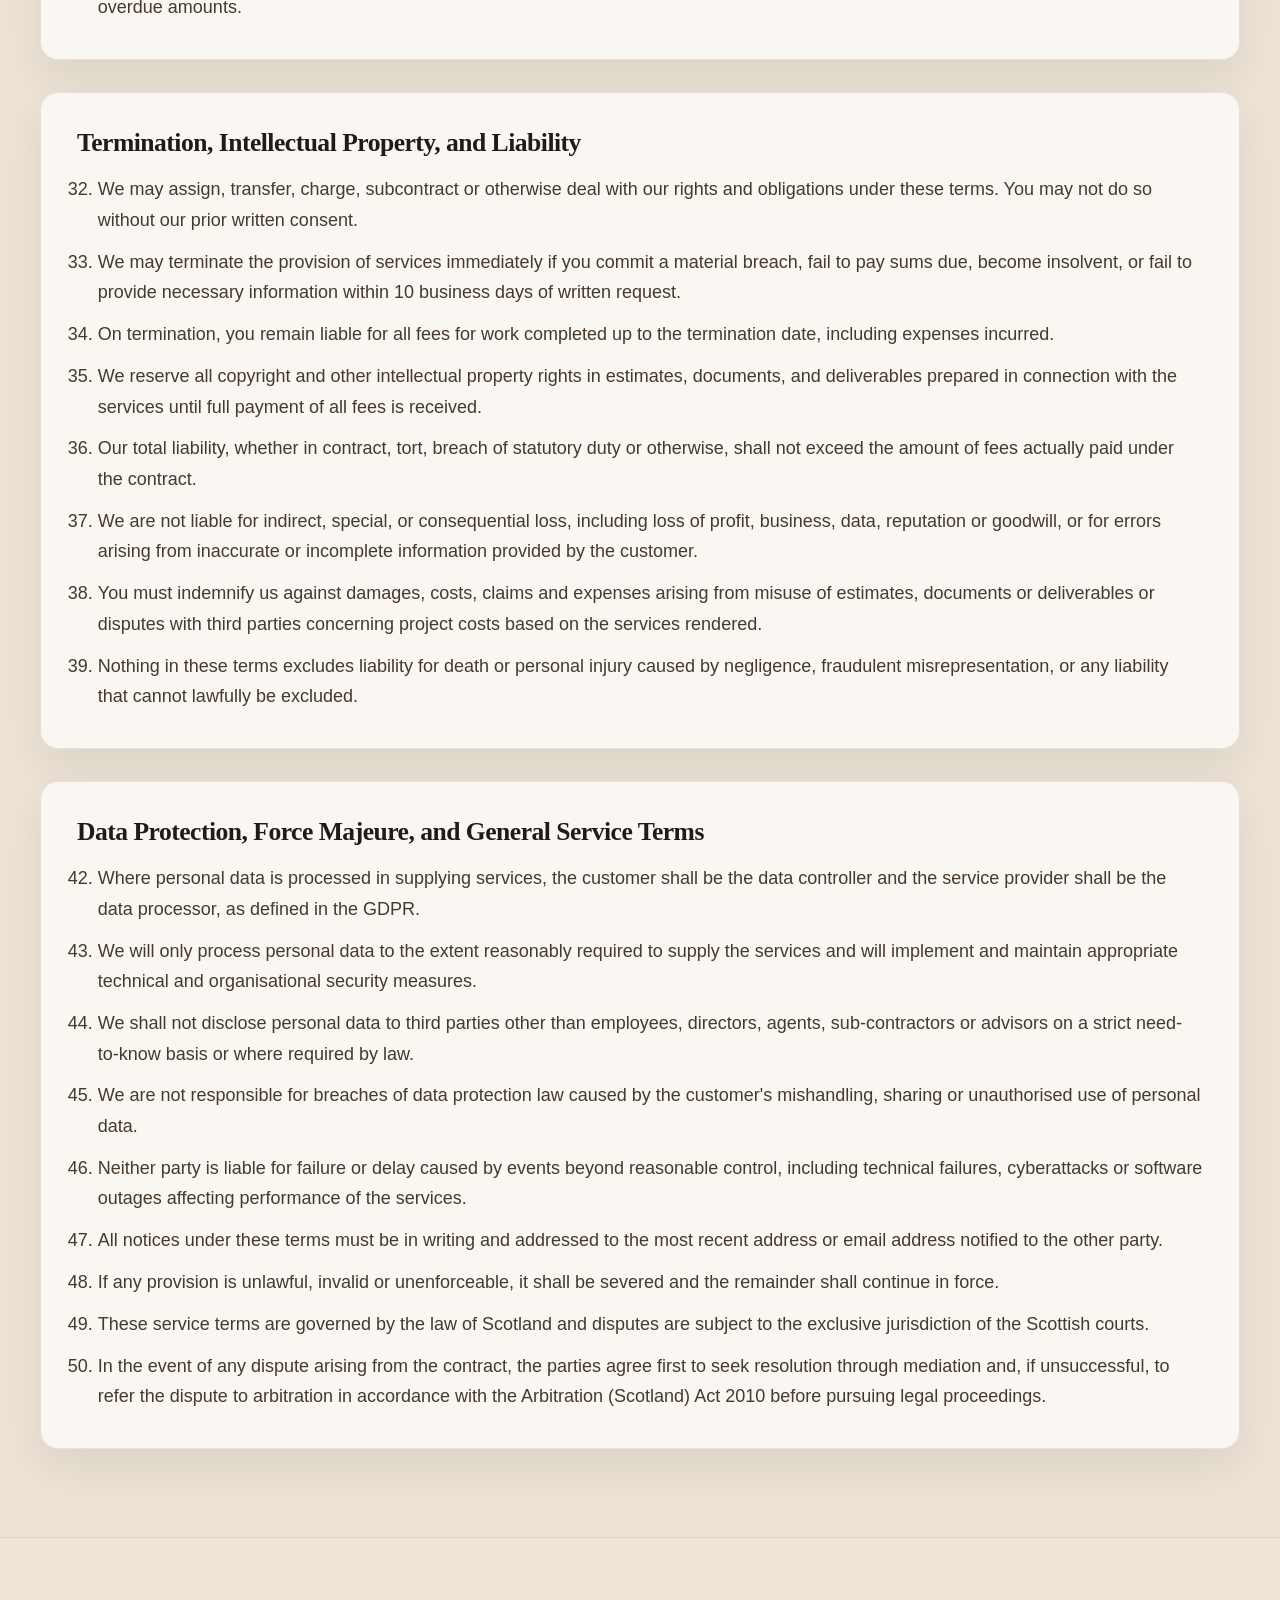
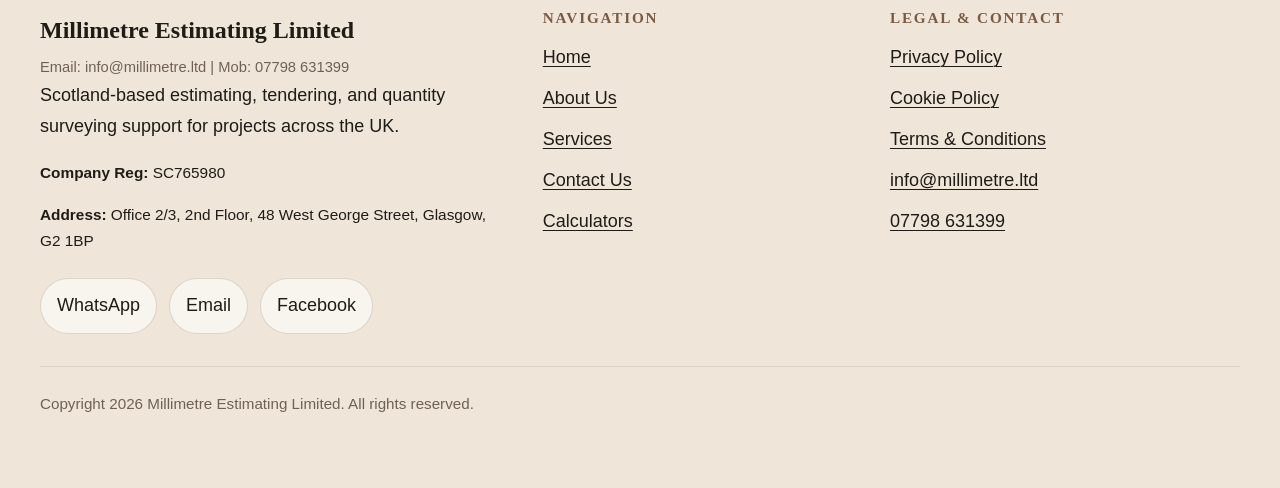
<file: terms/index.html>
<!doctype html>
<html lang="en-GB">
  <head>
    <meta charset="utf-8">
    <meta name="viewport" content="width=device-width, initial-scale=1">
    <title>Terms and Conditions | Millimetre Estimating Limited</title>
    <meta name="description" content="Website terms and conditions for Millimetre Estimating Limited.">
    <link rel="canonical" href="https://www.millimetre.ltd/terms/">
    <meta property="og:title" content="Terms and Conditions | Millimetre Estimating Limited">
    <meta property="og:description" content="Website terms and conditions for Millimetre Estimating Limited.">
    <meta property="og:type" content="website">
    <meta property="og:url" content="https://www.millimetre.ltd/terms/">
    <meta name="twitter:card" content="summary_large_image">
    <link rel="icon" href="../assets/img/favicon/favicon.ico" sizes="any">
    <link rel="icon" type="image/svg+xml" href="../assets/img/favicon/favicon.svg">
    <link rel="icon" type="image/png" sizes="96x96" href="../assets/img/favicon/favicon-96x96.png">
    <link rel="apple-touch-icon" sizes="180x180" href="../assets/img/favicon/apple-touch-icon.png">
    <link rel="manifest" href="../assets/img/favicon/site.webmanifest">
    <meta name="theme-color" content="#efe6d9">
    <link rel="stylesheet" href="../assets/css/main.css">
    <script src="../assets/js/site-config.js" defer></script>
    <script src="../assets/js/site.js" defer></script>
  </head>
  <body>
    <a class="skip-link" href="#main-content">Skip to content</a>

    <header class="site-header">
      <div class="container header-inner">
        <a class="brand" href="../" aria-label="Millimetre Estimating home">
          <span class="brand-mark">Millimetre Estimating Limited</span>
          <div class="brand-tagline">Email: info@millimetre.ltd | Mob: 07798 631399</div>
        </a>

        <button class="nav-toggle" type="button" aria-expanded="false" aria-controls="primary-navigation" data-nav-toggle>
          Menu
        </button>

        <nav class="site-nav" id="primary-navigation" aria-label="Primary" data-site-nav>
          <ul>
            <li><a href="../">Home</a></li>
            <li><a href="../about/">About Us</a></li>
            <li><a href="../services/">Services</a></li>
            <li><a href="../contact/">Contact Us</a></li>
            <li><a href="../calculators/">Calculators</a></li>
          </ul>
          <div class="header-actions">
            <a class="button button-primary" href="../contact/">Request Estimate</a>
          </div>
        </nav>
      </div>
    </header>
    <main id="main-content">
      <section class="page-hero">
        <div class="container">
          <div class="eyebrow">Terms and Conditions</div>
          <h1>Website terms and service terms for Millimetre Estimating Limited.</h1>
          <p>
            Please review these terms carefully as they govern use of the website and, where
            applicable, the provision of services by Millimetre Estimating Limited.
          </p>
        </div>
      </section>

      <section class="section section-muted">
        <div class="container policy-stack">
          <article class="policy-block">
            <h2>Website Terms and Conditions</h2>
            <p>
              These terms and conditions apply between you, the User of this Website, and
              Millimetre Estimating Limited, the owner and operator of this Website. By using the
              Website, you agree to comply with and be bound by these terms and conditions. If you
              do not agree, you should stop using the Website immediately.
            </p>
            <p>
              You must be at least 18 years of age to use this Website. By using the Website and
              agreeing to these terms and conditions, you represent and warrant that you are at
              least 18 years of age.
            </p>
          </article>

          <article class="policy-block">
            <h3>Intellectual Property and Acceptable Use</h3>
            <ol class="policy-list">
              <li>All content included on the Website, unless uploaded by users, is the property of Millimetre Estimating Limited, its affiliates or other relevant third parties, and is protected by copyright, trademarks, database rights and other intellectual property rights.</li>
              <li>For your own personal, non-commercial use only, you may retrieve, display and view the content on a device.</li>
              <li>You must not otherwise reproduce, modify, copy, distribute or use for commercial purposes any content without written permission from Millimetre Estimating Limited.</li>
              <li>You are responsible for any content you submit through the Website, including its legality, reliability, appropriateness, originality and copyright. You must not upload unlawful, abusive, defamatory, obscene, misleading, infringing or otherwise objectionable content, nor content containing viruses or spam.</li>
              <li>You represent and warrant that you own or otherwise control all rights to any content you post and will indemnify Millimetre Estimating Limited for claims resulting from content you supply.</li>
            </ol>
          </article>

          <article class="policy-block">
            <h3>Prohibited Use, Registration, and Links</h3>
            <ol class="policy-list" start="6">
              <li>You may not use the Website in any way that causes or may cause damage to it, interferes with another person's use of it, breaches any applicable law, or involves making, transmitting or storing unauthorised copies of protected content.</li>
              <li>You must ensure that registration details provided are correct and complete and keep them updated if they change.</li>
              <li>We may suspend or cancel your registration with immediate effect for reasonable purposes or if you breach these terms.</li>
              <li>You may cancel your registration at any time by informing us in writing, after which you must immediately stop using the Website.</li>
              <li>This Website may contain links to other sites. Unless expressly stated, those sites are not under the control of Millimetre Estimating Limited and we accept no responsibility for their content.</li>
              <li>Use of the Website is also governed by our Privacy Policy and Cookie Policy.</li>
            </ol>
          </article>

          <article class="policy-block">
            <h3>Availability, Disclaimers, and Liability</h3>
            <ol class="policy-list" start="15">
              <li>Any online facilities, tools, services or information made available through the Website are provided "as is" and on an "as available" basis, without warranty of fitness for a particular purpose, accuracy, compatibility or satisfactory quality.</li>
              <li>While reasonable endeavours are made to ensure the Website is secure and free from errors, viruses and other malware, we give no warranty in that regard and users take responsibility for their own security and devices.</li>
              <li>Millimetre Estimating Limited accepts no liability for disruption or non-availability of the Website and reserves the right to alter, suspend or discontinue any part of it.</li>
              <li>Nothing in these terms limits or excludes liability for death or personal injury caused by negligence, fraud or fraudulent misrepresentation, or any liability that cannot lawfully be excluded.</li>
              <li>To the maximum extent permitted by law, Millimetre Estimating Limited accepts no liability for losses arising from events beyond its reasonable control, business losses, loss or corruption of data, or any special, indirect or consequential loss or damage.</li>
            </ol>
          </article>

          <article class="policy-block">
            <h3>General Website Terms</h3>
            <ol class="policy-list" start="22">
              <li>You may not transfer any of your rights under these terms to any other person. We may transfer our rights where we reasonably believe your rights will not be affected.</li>
              <li>These terms may be varied by us from time to time and revised terms will apply from the date of publication on the Website.</li>
              <li>These website terms, together with the Privacy Policy and Cookie Policy, contain the whole agreement between the parties in relation to the Website.</li>
              <li>The Contract (Third Party Rights) (Scotland) Act 2017 does not apply and no third party has any right to enforce these terms.</li>
              <li>If any provision is found invalid, illegal or unenforceable, the remainder shall continue in force.</li>
              <li>No delay, act or omission by a party in exercising any right or remedy will be deemed a waiver of that or any other right or remedy.</li>
              <li>This Agreement is governed by the law of Scotland and all disputes arising under it are subject to the exclusive jurisdiction of the Scottish courts.</li>
              <li>Millimetre Estimating Limited is incorporated in Scotland with registered number SC765980 and registered address Office 2/3, 2nd Floor, 48 West George Street, Glasgow City, G2 1BP. The company operates the Website www.millimetre.ltd and can be contacted at <a href="mailto:info@millimetre.ltd">info@millimetre.ltd</a>.</li>
            </ol>
          </article>

          <article class="policy-block">
            <h2>Service Terms and Conditions</h2>
            <p>
              These terms and conditions apply to the provision of services detailed in our
              quotation by Millimetre Estimating Limited to the person buying the services.
              You are deemed to have accepted these terms when you accept our quotation or when
              performance of the services begins, whichever happens earlier.
            </p>
          </article>

          <article class="policy-block">
            <h3>Application, Interpretation, and Services</h3>
            <ol class="policy-list">
              <li>These terms apply to services provided by Millimetre Estimating Limited, a company registered in Scotland under number SC765980 with registered office at Office 2/3, 2nd Floor, 48 West George Street, Glasgow City, G2 1BP, to the person buying the services.</li>
              <li>You acknowledge that you have not relied on any statement, promise or representation made on our behalf other than those contained within the quotation and these terms.</li>
              <li>A business day means any day other than a Saturday, Sunday, or bank holiday in Scotland.</li>
              <li>We warrant that we will use reasonable care and skill in performing the services and that the services will comply with the quotation, including any specification, in all material respects.</li>
              <li>We will use reasonable endeavours to complete the services within the agreed timescale, although time is not of the essence.</li>
              <li>These terms apply to the supply of goods as well as services unless stated otherwise.</li>
            </ol>
          </article>

          <article class="policy-block">
            <h3>Your Obligations, Fees, and Payment</h3>
            <ol class="policy-list" start="10">
              <li>You must obtain any permissions, consents or licences required and provide access to all relevant information, materials, properties and other matters needed for the services. You warrant that all information, drawings, and data provided are accurate and complete.</li>
              <li>If you do not comply with your obligations, we may terminate the services and are not liable for delays or failures caused by your failure to comply.</li>
              <li>Fees are set out in the quotation and are on a time and materials basis.</li>
              <li>In addition to fees, we may recover reasonable incidental expenses, the cost of third-party services required for performance, and the cost of materials required for the services.</li>
              <li>Additional services not specified in the quotation are payable in accordance with our current hourly rate or another agreed rate.</li>
              <li>Fees are inclusive of applicable VAT and other taxes or levies imposed by a competent authority.</li>
              <li>We may withdraw, cancel or amend a quotation within 5 days if it has not been accepted or if services have not started.</li>
              <li>If services are cancelled after work has commenced, we reserve the right to charge a cancellation fee equivalent to the value of work completed and expenses incurred.</li>
              <li>Invoices may be issued before commencement, on completion, or on the dates set out in the quotation.</li>
              <li>A deposit may be required before commencement, as detailed in the quotation, and the balance of fees must be settled in full before services begin unless alternative payment terms are agreed in writing.</li>
              <li>Fees must be paid within 7 days of the invoice date unless other credit terms are agreed.</li>
              <li>If payment is overdue, interest may be charged at 4% per annum above the Bank of England base rate and we may suspend further services or cancel future services.</li>
              <li>All payments must be made in Pound Sterling unless otherwise agreed in writing.</li>
              <li>In the event of non-payment, the customer is responsible for legal costs, collection fees, and other expenses incurred in recovering overdue amounts.</li>
            </ol>
          </article>

          <article class="policy-block">
            <h3>Termination, Intellectual Property, and Liability</h3>
            <ol class="policy-list" start="32">
              <li>We may assign, transfer, charge, subcontract or otherwise deal with our rights and obligations under these terms. You may not do so without our prior written consent.</li>
              <li>We may terminate the provision of services immediately if you commit a material breach, fail to pay sums due, become insolvent, or fail to provide necessary information within 10 business days of written request.</li>
              <li>On termination, you remain liable for all fees for work completed up to the termination date, including expenses incurred.</li>
              <li>We reserve all copyright and other intellectual property rights in estimates, documents, and deliverables prepared in connection with the services until full payment of all fees is received.</li>
              <li>Our total liability, whether in contract, tort, breach of statutory duty or otherwise, shall not exceed the amount of fees actually paid under the contract.</li>
              <li>We are not liable for indirect, special, or consequential loss, including loss of profit, business, data, reputation or goodwill, or for errors arising from inaccurate or incomplete information provided by the customer.</li>
              <li>You must indemnify us against damages, costs, claims and expenses arising from misuse of estimates, documents or deliverables or disputes with third parties concerning project costs based on the services rendered.</li>
              <li>Nothing in these terms excludes liability for death or personal injury caused by negligence, fraudulent misrepresentation, or any liability that cannot lawfully be excluded.</li>
            </ol>
          </article>

          <article class="policy-block">
            <h3>Data Protection, Force Majeure, and General Service Terms</h3>
            <ol class="policy-list" start="42">
              <li>Where personal data is processed in supplying services, the customer shall be the data controller and the service provider shall be the data processor, as defined in the GDPR.</li>
              <li>We will only process personal data to the extent reasonably required to supply the services and will implement and maintain appropriate technical and organisational security measures.</li>
              <li>We shall not disclose personal data to third parties other than employees, directors, agents, sub-contractors or advisors on a strict need-to-know basis or where required by law.</li>
              <li>We are not responsible for breaches of data protection law caused by the customer's mishandling, sharing or unauthorised use of personal data.</li>
              <li>Neither party is liable for failure or delay caused by events beyond reasonable control, including technical failures, cyberattacks or software outages affecting performance of the services.</li>
              <li>All notices under these terms must be in writing and addressed to the most recent address or email address notified to the other party.</li>
              <li>If any provision is unlawful, invalid or unenforceable, it shall be severed and the remainder shall continue in force.</li>
              <li>These service terms are governed by the law of Scotland and disputes are subject to the exclusive jurisdiction of the Scottish courts.</li>
              <li>In the event of any dispute arising from the contract, the parties agree first to seek resolution through mediation and, if unsuccessful, to refer the dispute to arbitration in accordance with the Arbitration (Scotland) Act 2010 before pursuing legal proceedings.</li>
            </ol>
          </article>
        </div>
      </section>
    </main>


    <footer class="site-footer">
      <div class="container">
        <div class="footer-grid">
          <div>
            <a class="brand" href="../">
              <span class="brand-mark">Millimetre Estimating Limited</span>
              <div class="brand-tagline">Email: info@millimetre.ltd | Mob: 07798 631399</div>
            </a>
            <p>
              Scotland-based estimating, tendering, and quantity surveying support for projects across
              the UK.
            </p>
            <p class="footer-company-meta"><strong>Company Reg:</strong> SC765980</p>
            <p class="footer-company-meta"><strong>Address:</strong> Office 2/3, 2nd Floor, 48 West George Street, Glasgow, G2 1BP</p>
            <div class="footer-socials" aria-label="Direct contact links">
              <a class="footer-social-link" href="https://wa.me/447798631399?text=Hello%20Millimetre%20Estimating%20Limited" target="_blank" rel="noopener noreferrer">WhatsApp</a>
              <a class="footer-social-link" href="mailto:info@millimetre.ltd">Email</a>
              <a class="footer-social-link" href="https://www.facebook.com/share/1BCHfPD5ax/?mibextid=wwXIfr" target="_blank" rel="noopener noreferrer">Facebook</a>
            </div>
          </div>
          <div>
            <h2 class="footer-title">Navigation</h2>
            <ul class="footer-list">
              <li><a href="../">Home</a></li>
              <li><a href="../about/">About Us</a></li>
              <li><a href="../services/">Services</a></li>
              <li><a href="../contact/">Contact Us</a></li>
              <li><a href="../calculators/">Calculators</a></li>
            </ul>
          </div>
          <div>
            <h2 class="footer-title">Legal & Contact</h2>
            <ul class="footer-list">
              <li><a href="../privacy/">Privacy Policy</a></li>
              <li><a href="../cookies/">Cookie Policy</a></li>
              <li><a href="../terms/">Terms &amp; Conditions</a></li>
              <li><a href="mailto:info@millimetre.ltd">info@millimetre.ltd</a></li>
              <li><a href="tel:07798631399">07798 631399</a></li>
            </ul>
          </div>
        </div>
        <div class="footer-meta">
          Copyright <span data-year></span> Millimetre Estimating Limited. All rights reserved.
        </div>
      </div>
    </footer>
  </body>
</html>
</file>
<file: assets/css/main.css>
:root {
  --color-bg: #f4efe7;
  --color-surface: #fbf8f3;
  --color-surface-alt: #ece3d6;
  --color-ink: #1f1b17;
  --color-text: #46392d;
  --color-muted: #6f6154;
  --color-border: #d3c2ae;
  --color-accent: #7b5a42;
  --color-accent-strong: #5f4330;
  --color-accent-soft: #e6d9cb;
  --color-dark: #261f1a;
  --shadow-soft: 0 18px 40px rgba(38, 31, 26, 0.08);
  --max-width: 1200px;
  --content-measure: 44rem;
  --card-padding: clamp(24px, 3.2vw, 36px);
  --layout-gap: clamp(24px, 3vw, 38px);
  --section-space: clamp(56px, 7vw, 88px);
  --radius-sm: 8px;
  --radius-md: 18px;
  --space-1: 8px;
  --space-2: 16px;
  --space-3: 24px;
  --space-4: 32px;
  --space-5: 48px;
  --space-6: 72px;
  --space-7: 104px;
  --font-body: "Avenir Next", "Segoe UI", Arial, sans-serif;
  --font-heading: Georgia, "Times New Roman", serif;
}

*,
*::before,
*::after {
  box-sizing: border-box;
}

html {
  scroll-behavior: smooth;
}

body {
  margin: 0;
  min-width: 320px;
  font-family: var(--font-body);
  font-size: 18px;
  line-height: 1.7;
  color: var(--color-text);
  background: var(--color-bg);
}

img {
  max-width: 100%;
  display: block;
}

a {
  color: var(--color-accent-strong);
  text-decoration-thickness: 1px;
  text-underline-offset: 0.18em;
}

a:hover {
  color: var(--color-accent);
}

.button,
.button:hover,
.button:focus-visible {
  text-decoration: none;
}

:focus-visible {
  outline: 3px solid var(--color-accent);
  outline-offset: 3px;
}

h1,
h2,
h3,
h4,
p,
ul {
  margin-top: 0;
}

h1,
h2,
h3,
h4 {
  font-family: var(--font-heading);
  line-height: 1.08;
  letter-spacing: -0.02em;
  color: var(--color-ink);
}

h1 {
  font-size: clamp(2.8rem, 5vw, 4.9rem);
  margin-bottom: var(--space-3);
}

h2 {
  font-size: clamp(2rem, 3vw, 3.15rem);
  margin-bottom: var(--space-3);
}

h3 {
  font-size: clamp(1.3rem, 2vw, 1.75rem);
  margin-bottom: var(--space-2);
}

p,
li {
  color: var(--color-text);
}

p:last-child,
ul:last-child {
  margin-bottom: 0;
}

ul {
  padding-left: 1.2rem;
}

.skip-link {
  position: absolute;
  left: -999px;
  top: var(--space-2);
  z-index: 1000;
  padding: 0.9rem 1.15rem;
  color: #fff;
  background: var(--color-accent-strong);
}

.skip-link:focus {
  left: var(--space-2);
}

.container {
  width: min(100% - 40px, var(--max-width));
  margin: 0 auto;
}

.site-header {
  position: sticky;
  top: 0;
  z-index: 80;
  border-bottom: 1px solid rgba(31, 27, 23, 0.08);
  background: rgba(251, 248, 243, 0.94);
  backdrop-filter: blur(14px);
}

.header-inner {
  display: flex;
  align-items: center;
  justify-content: space-between;
  gap: var(--space-3);
  min-height: 92px;
}

.brand {
  color: inherit;
  text-decoration: none;
}

.brand-mark {
  display: block;
  font-family: var(--font-heading);
  font-size: 1.5rem;
  font-weight: 700;
  color: var(--color-ink);
}

.brand-tagline {
  margin-top: 0.3rem;
  font-size: 0.92rem;
  color: var(--color-muted);
}

.nav-toggle {
  display: none;
  border: 1px solid var(--color-border);
  border-radius: var(--radius-sm);
  background: var(--color-surface);
  padding: 0.72rem 0.95rem;
  font: inherit;
  color: var(--color-ink);
}

.site-nav {
  display: flex;
  align-items: center;
  gap: var(--space-4);
}

.site-nav ul {
  display: flex;
  align-items: center;
  gap: var(--space-3);
  list-style: none;
  padding: 0;
  margin: 0;
}

.site-nav a {
  color: var(--color-ink);
  text-decoration: none;
}

.site-nav .button-primary,
.site-nav .button-primary:hover,
.site-nav .button-primary:focus-visible {
  color: #fff;
}

.site-nav a[aria-current="page"] {
  color: var(--color-accent-strong);
  font-weight: 700;
}

.header-actions {
  display: flex;
  align-items: center;
  gap: var(--space-2);
}

.button {
  display: inline-flex;
  align-items: center;
  justify-content: center;
  min-height: 50px;
  padding: 0.85rem 1.3rem;
  border: 1px solid transparent;
  border-radius: 999px;
  font-weight: 600;
  text-decoration: none;
  transition: background-color 0.2s ease, color 0.2s ease, border-color 0.2s ease,
    transform 0.2s ease;
}

.button:hover {
  transform: translateY(-1px);
}

.button-primary {
  color: #fff;
  background: var(--color-accent-strong);
}

.button-primary:hover {
  color: #fff;
  background: var(--color-ink);
}

.button-secondary {
  color: var(--color-accent-strong);
  border-color: rgba(95, 67, 48, 0.24);
  background: transparent;
}

.button-secondary:hover {
  color: var(--color-accent-strong);
  background: rgba(255, 255, 255, 0.72);
}

.hero {
  position: relative;
  overflow: hidden;
  padding: clamp(52px, 7vw, 80px) 0 clamp(52px, 6vw, 76px);
  background:
    radial-gradient(circle at top right, rgba(123, 90, 66, 0.14), transparent 32%),
    linear-gradient(180deg, #f7f2ea 0%, #efe4d5 100%);
}

.hero-grid,
.feature-grid,
.split-grid,
.contact-layout,
.footer-grid,
.story-grid,
.stats-grid,
.process-grid,
.services-grid,
.clients-grid,
.preview-grid,
.detail-grid {
  display: grid;
  gap: var(--layout-gap);
}

.hero-grid {
  grid-template-columns: minmax(0, 1.2fr) minmax(320px, 0.8fr);
  align-items: start;
  gap: clamp(32px, 5vw, 56px);
}

.eyebrow {
  display: inline-flex;
  align-items: center;
  margin-bottom: var(--space-3);
  font-size: 0.9rem;
  font-weight: 700;
  letter-spacing: 0.14em;
  text-transform: uppercase;
  color: var(--color-accent);
}

.hero-copy {
  max-width: 46rem;
}

.hero-copy > :last-child,
.hero-panel > :last-child {
  margin-bottom: 0;
}

.hero-copy h1 {
  max-width: 13ch;
}

.hero-copy p {
  max-width: var(--content-measure);
  font-size: 1.08rem;
}

.hero-actions,
.cta-actions {
  display: flex;
  flex-wrap: wrap;
  gap: var(--space-2);
  margin-top: var(--space-4);
}

.hero-panel,
.surface-panel,
.highlight-panel,
.contact-card,
.cta-band,
.stat-card,
.service-card,
.process-step,
.preview-card,
.legal-card {
  border: 1px solid rgba(95, 67, 48, 0.12);
  border-radius: var(--radius-md);
  background: rgba(251, 248, 243, 0.88);
  box-shadow: var(--shadow-soft);
}

.hero-panel,
.surface-panel,
.contact-card,
.cta-band,
.legal-card {
  padding: var(--card-padding);
}

.hero-panel {
  background: rgba(38, 31, 26, 0.92);
  padding: calc(var(--space-4) + 0.35rem);
  align-self: start;
}

.hero-panel h2,
.hero-panel p,
.hero-panel li,
.hero-panel strong,
.hero-panel .eyebrow {
  color: #f6efe8;
}

main > .hero + .section {
  padding-top: clamp(32px, 4vw, 48px);
}

.panel-list,
.contact-list,
.footer-list,
.value-list,
.stat-list {
  list-style: none;
  padding: 0;
  margin: 0;
}

.panel-list li,
.value-list li,
.contact-list li {
  padding: 0.85rem 0;
  border-top: 1px solid rgba(255, 255, 255, 0.12);
}

.panel-list li:first-child,
.value-list li:first-child,
.contact-list li:first-child {
  padding-top: 0;
  border-top: 0;
}

.panel-list strong,
.contact-list strong {
  display: block;
  margin-bottom: 0.15rem;
}

.section,
.page-hero {
  padding: clamp(52px, 6vw, 76px) 0;
}

.section {
  padding: var(--section-space) 0;
}

.site-footer {
  padding: clamp(48px, 6vw, 72px) 0;
}

.section-muted {
  background: var(--color-surface-alt);
}

.section-dark {
  background: var(--color-dark);
}

.section-dark .eyebrow,
.section-dark h2,
.section-dark h3,
.section-dark p,
.section-dark li {
  color: #f6efe8;
}

.section-dark a:not(.button) {
  color: #f6efe8;
}

.section-dark a:not(.button):hover {
  color: #ffffff;
}

.section-intro {
  max-width: 46rem;
  margin-bottom: clamp(28px, 4vw, 42px);
}

.page-hero .container > :is(h1, p),
.section-intro > :is(h2, p),
.surface-panel p,
.highlight-panel p,
.contact-card > p,
.legal-card > p,
.policy-block > p,
.cta-band p {
  max-width: var(--content-measure);
}

.page-hero .container > p,
.section-intro > p {
  font-size: 1.02rem;
}

.feature-grid,
.preview-grid,
.detail-grid {
  grid-template-columns: repeat(3, minmax(0, 1fr));
}

.services-grid,
.clients-grid {
  grid-template-columns: repeat(2, minmax(0, 1fr));
}

.split-grid,
.story-grid,
.contact-layout,
.footer-grid {
  grid-template-columns: repeat(2, minmax(0, 1fr));
}

.split-grid,
.story-grid,
.contact-layout,
.calculator-layout {
  align-items: start;
}

.split-grid > :first-child,
.story-grid > :first-child {
  max-width: var(--content-measure);
}

.stats-grid,
.process-grid {
  grid-template-columns: repeat(4, minmax(0, 1fr));
}

.service-card,
.preview-card,
.process-step,
.stat-card,
.testimonial-card {
  padding: var(--card-padding);
  border: 1px solid rgba(95, 67, 48, 0.12);
  border-radius: var(--radius-md);
  background: rgba(251, 248, 243, 0.92);
  box-shadow: var(--shadow-soft);
  transition: transform 0.28s ease, box-shadow 0.28s ease, border-color 0.28s ease;
}

.service-card,
.preview-card,
.stat-card,
.contact-card,
.calculator-card,
.surface-panel,
.highlight-panel,
.legal-card,
.policy-block {
  display: grid;
  align-content: start;
  gap: clamp(14px, 2vw, 18px);
}

.service-card h2,
.service-card h3,
.service-card p,
.service-card li,
.service-card .eyebrow,
.preview-card h3,
.preview-card p,
.process-step h3,
.process-step p,
.stat-card h3,
.stat-card p {
  color: var(--color-ink);
}

.service-card p,
.service-card li,
.preview-card p,
.process-step p,
.stat-card p {
  color: var(--color-text);
}

.service-card .eyebrow {
  color: var(--color-accent);
}

.service-card h3,
.preview-card h3,
.process-step h3,
.stat-card h3 {
  margin-bottom: var(--space-2);
}

.service-card h2,
.service-card h3,
.preview-card h3,
.contact-card h2,
.calculator-card h2,
.calculator-card h3,
.surface-panel h2,
.highlight-panel h2,
.legal-card h2,
.policy-block h2,
.policy-block h3,
.hero-panel h2 {
  margin-bottom: 0;
}

.highlight-panel {
  padding: clamp(28px, 4vw, 44px);
  background: linear-gradient(180deg, rgba(123, 90, 66, 0.12), rgba(123, 90, 66, 0.04));
}

.highlight-panel p:last-child,
.surface-panel p:last-child,
.preview-card p:last-child,
.service-card p:last-child,
.process-step p:last-child,
.legal-card p:last-child,
.contact-card p:last-child {
  margin-bottom: 0;
}

.stat-card {
  padding: clamp(22px, 2.8vw, 32px);
  text-align: left;
  background: linear-gradient(180deg, rgba(251, 248, 243, 0.96), rgba(239, 230, 217, 0.9));
}

.feature-grid > *,
.preview-grid > *,
.detail-grid > *,
.services-grid > *,
.stats-grid > *,
.process-grid > * {
  height: 100%;
}

.testimonial-shell {
  display: grid;
  gap: var(--space-3);
}

.testimonial-toolbar {
  display: flex;
  align-items: end;
  justify-content: space-between;
  gap: var(--space-3);
}

.testimonial-summary {
  max-width: 38rem;
  margin-bottom: 0;
  color: var(--color-muted);
}

.testimonial-controls {
  display: flex;
  align-items: center;
  gap: 12px;
  flex-shrink: 0;
}

.testimonial-control {
  display: inline-flex;
  align-items: center;
  justify-content: center;
  min-height: 44px;
  padding: 0.72rem 1rem;
  border: 1px solid rgba(95, 67, 48, 0.16);
  border-radius: 999px;
  font: inherit;
  font-weight: 600;
  color: var(--color-accent-strong);
  background: rgba(255, 255, 255, 0.75);
  cursor: pointer;
  transition: background-color 0.2s ease, border-color 0.2s ease, transform 0.2s ease;
}

.testimonial-control:hover:not(:disabled) {
  background: rgba(255, 255, 255, 0.95);
  transform: translateY(-1px);
}

.testimonial-control:disabled {
  opacity: 0.45;
  cursor: not-allowed;
}

.testimonial-status {
  min-width: 3.6rem;
  margin: 0;
  text-align: center;
  color: var(--color-muted);
  font-size: 0.95rem;
}

.testimonial-grid {
  display: grid;
  grid-auto-flow: column;
  grid-auto-columns: 100%;
  gap: var(--space-4);
  overflow-x: auto;
  padding-bottom: var(--space-1);
  scroll-snap-type: x mandatory;
  scrollbar-width: none;
  overscroll-behavior-x: contain;
}

.testimonial-grid::-webkit-scrollbar {
  display: none;
}

.testimonial-card {
  display: flex;
  flex-direction: column;
  justify-content: space-between;
  min-height: 100%;
  padding: clamp(28px, 4vw, 42px);
  scroll-snap-align: start;
  background: linear-gradient(180deg, rgba(251, 248, 243, 0.96), rgba(239, 230, 217, 0.96));
}

.testimonial-quote {
  margin-bottom: var(--space-3);
  font-family: var(--font-heading);
  font-size: clamp(1.12rem, 1.7vw, 1.55rem);
  line-height: 1.45;
  color: var(--color-ink);
}

.testimonial-attribution {
  margin-bottom: 0;
  color: var(--color-muted);
}

.testimonial-attribution strong {
  color: var(--color-ink);
}

.trust-grid {
  gap: clamp(18px, 2.4vw, 24px);
}

.stat-card strong {
  display: block;
  margin-bottom: 0.35rem;
  font-family: var(--font-heading);
  font-size: 2rem;
  color: var(--color-ink);
}

.process-step strong {
  display: inline-flex;
  align-items: center;
  justify-content: center;
  width: 2.6rem;
  height: 2.6rem;
  margin-bottom: var(--space-2);
  border-radius: 50%;
  background: var(--color-accent-soft);
  color: var(--color-accent-strong);
  font-family: var(--font-heading);
  font-size: 1.1rem;
}

.process-step {
  display: flex;
  flex-direction: column;
  justify-content: flex-start;
  gap: 0.4rem;
}

.process-step p {
  margin-bottom: 0;
}

.value-list li + li {
  margin-top: 0.85rem;
  padding-top: 0.85rem;
  border-top: 1px solid rgba(95, 67, 48, 0.12);
}

.page-hero {
  background:
    radial-gradient(circle at top left, rgba(123, 90, 66, 0.12), transparent 24%),
    linear-gradient(180deg, #f7f2ea 0%, #f0e4d3 100%);
  border-bottom: 1px solid rgba(31, 27, 23, 0.08);
}

.page-hero .container {
  display: grid;
  gap: clamp(12px, 2vw, 18px);
}

.page-hero .container > :is(h1, p) {
  margin-bottom: 0;
}

.contact-form {
  display: grid;
  gap: var(--space-3);
}

.form-intro {
  display: grid;
  gap: 10px;
  padding: 1rem 1.1rem;
  border: 1px solid rgba(95, 67, 48, 0.12);
  border-radius: var(--radius-sm);
  background: rgba(230, 217, 203, 0.28);
}

.form-grid {
  display: grid;
  grid-template-columns: repeat(2, minmax(0, 1fr));
  gap: var(--space-3);
}

.field {
  display: grid;
  gap: 0.55rem;
}

.field label {
  font-weight: 600;
  color: var(--color-ink);
}

.field input,
.field select,
.field textarea {
  width: 100%;
  min-height: 54px;
  padding: 0.9rem 1rem;
  border: 1px solid var(--color-border);
  border-radius: var(--radius-sm);
  font: inherit;
  color: var(--color-ink);
  background: #fff;
  transition: border-color 0.2s ease, box-shadow 0.2s ease, background-color 0.2s ease;
}

.field input:focus-visible,
.field select:focus-visible,
.field textarea:focus-visible {
  border-color: rgba(95, 67, 48, 0.4);
  box-shadow: 0 0 0 4px rgba(123, 90, 66, 0.12);
}

.field textarea {
  min-height: 180px;
  resize: vertical;
}

.field input[type="file"] {
  padding: 0.78rem;
}

.form-note,
.muted-text {
  color: var(--color-muted);
  font-size: 0.95rem;
}

.form-note strong {
  color: var(--color-ink);
}

.form-actions {
  display: flex;
  flex-wrap: wrap;
  gap: var(--space-2);
}

.form-actions .button[aria-busy="true"] {
  opacity: 0.7;
  cursor: wait;
}

.form-status,
.export-status {
  min-height: 1.4rem;
  margin: 0;
  color: var(--color-muted);
  font-size: 0.95rem;
}

.form-status.is-error,
.export-status.is-error {
  color: #8b3a3a;
}

.form-status.is-success {
  color: #2f6b46;
}

.visually-hidden {
  position: absolute;
  width: 1px;
  height: 1px;
  padding: 0;
  margin: -1px;
  overflow: hidden;
  clip: rect(0, 0, 0, 0);
  white-space: nowrap;
  border: 0;
}

.cta-band {
  display: grid;
  grid-template-columns: minmax(0, 1fr) minmax(220px, auto);
  gap: var(--space-4);
  align-items: center;
  background: linear-gradient(135deg, #241d18 0%, #5f4330 100%);
}

.container > .cta-band:not(:first-child) {
  margin-top: clamp(24px, 3vw, 34px);
}

.cta-band > :first-child {
  max-width: 40rem;
}

.cta-band .cta-actions {
  justify-content: flex-end;
}

.cta-band h2,
.cta-band p,
.cta-band .eyebrow {
  color: #f7f2ea;
}

.cta-band .button-primary {
  background: #f6efe8;
  color: var(--color-accent-strong);
}

.cta-band .button-primary:hover {
  background: #ffffff;
}

.cta-band .button-secondary {
  color: #fff;
  border-color: rgba(255, 255, 255, 0.38);
}

.cta-band .button-secondary:hover,
.cta-band .button-secondary:focus-visible {
  color: #fff;
}

.notice-card {
  max-width: 46rem;
  margin: 0 auto;
  text-align: center;
}

.notice-card h1,
.notice-card h2,
.notice-card p {
  max-width: 38rem;
  margin-left: auto;
  margin-right: auto;
}

.policy-stack {
  display: grid;
  gap: var(--space-4);
}

.policy-block {
  padding: var(--card-padding);
  border: 1px solid rgba(95, 67, 48, 0.12);
  border-radius: var(--radius-md);
  background: rgba(251, 248, 243, 0.92);
  box-shadow: var(--shadow-soft);
}

.policy-block h2,
.policy-block h3 {
  color: var(--color-ink);
}

.policy-block p,
.policy-block li {
  color: var(--color-text);
}

.policy-list,
.policy-list ol {
  margin: 0;
  padding-left: 1.3rem;
}

.policy-list li + li {
  margin-top: 0.7rem;
}

.policy-sublist {
  margin-top: 0.7rem;
}

.calculator-layout {
  display: grid;
  grid-template-columns: minmax(0, 1.15fr) minmax(320px, 0.85fr);
  gap: clamp(24px, 3vw, 40px);
}

.calculator-card {
  padding: var(--card-padding);
  border: 1px solid rgba(95, 67, 48, 0.12);
  border-radius: var(--radius-md);
  background: rgba(251, 248, 243, 0.92);
  box-shadow: var(--shadow-soft);
}

.calculator-card h2,
.calculator-card h3 {
  color: var(--color-ink);
}

.calculator-card p,
.calculator-card li {
  color: var(--color-text);
}

.calculator-form {
  display: grid;
  gap: var(--space-3);
}

.calculator-visual {
  margin-bottom: var(--space-4);
  padding: clamp(20px, 3vw, 28px);
  border: 1px solid rgba(95, 67, 48, 0.12);
  border-radius: var(--radius-md);
  background: linear-gradient(180deg, rgba(230, 217, 203, 0.34), rgba(251, 248, 243, 0.92));
}

.visual-header {
  display: flex;
  flex-wrap: wrap;
  align-items: center;
  justify-content: space-between;
  gap: 12px;
  margin-bottom: var(--space-3);
}

.visual-badge {
  display: inline-flex;
  align-items: center;
  min-height: 36px;
  padding: 0.4rem 0.8rem;
  border-radius: 999px;
  font-size: 0.84rem;
  font-weight: 700;
  letter-spacing: 0.08em;
  text-transform: uppercase;
  color: var(--color-accent-strong);
  background: rgba(255, 255, 255, 0.72);
}

.visual-formula {
  font-size: 0.95rem;
  font-weight: 600;
  color: var(--color-muted);
}

.symbol-grid {
  display: grid;
  grid-template-columns: repeat(3, minmax(0, 1fr));
  gap: var(--space-2);
}

.symbol-card {
  display: grid;
  justify-items: center;
  gap: 0.8rem;
  padding: 1rem;
  border: 1px solid rgba(95, 67, 48, 0.12);
  border-radius: var(--radius-sm);
  background: rgba(255, 255, 255, 0.72);
  text-align: center;
  color: var(--color-ink);
}

.symbol-image {
  width: 64px;
  height: 64px;
  object-fit: contain;
  padding: 0.35rem;
  border-radius: 12px;
  background: rgba(255, 255, 255, 0.92);
}

.calculator-results {
  position: sticky;
  top: 118px;
}

.result-grid {
  display: grid;
  grid-template-columns: repeat(2, minmax(0, 1fr));
  gap: var(--space-2);
  margin-bottom: var(--space-3);
}

.result-item {
  padding: 1rem 1.1rem;
  border: 1px solid rgba(95, 67, 48, 0.12);
  border-radius: var(--radius-sm);
  background: rgba(230, 217, 203, 0.3);
}

.result-label {
  display: block;
  margin-bottom: 0.4rem;
  font-size: 0.88rem;
  letter-spacing: 0.06em;
  text-transform: uppercase;
  color: var(--color-muted);
}

.result-item strong {
  font-family: var(--font-heading);
  font-size: 1.45rem;
  color: var(--color-ink);
}

.result-actions {
  display: grid;
  gap: 0.75rem;
  margin-top: var(--space-3);
}

.result-actions .button {
  justify-self: start;
}

.cookie-banner {
  position: fixed;
  right: 20px;
  bottom: 20px;
  z-index: 120;
  width: min(100% - 40px, 460px);
}

.cookie-banner.is-hidden {
  display: none;
}

.cookie-banner-panel {
  padding: var(--space-3);
  border: 1px solid rgba(95, 67, 48, 0.14);
  border-radius: var(--radius-md);
  background: rgba(251, 248, 243, 0.98);
  box-shadow: 0 24px 48px rgba(38, 31, 26, 0.16);
}

.cookie-banner-panel strong {
  display: block;
  margin-bottom: 0.65rem;
  color: var(--color-ink);
}

.cookie-banner-panel p {
  margin-bottom: 0;
  color: var(--color-text);
  max-width: 34rem;
}

.cookie-banner-actions {
  display: flex;
  flex-wrap: wrap;
  gap: var(--space-2);
  margin-top: var(--space-3);
}

.cookie-settings-button {
  position: fixed;
  left: 20px;
  bottom: 20px;
  z-index: 119;
  display: none;
  min-height: 44px;
  padding: 0.72rem 1rem;
  border: 1px solid rgba(95, 67, 48, 0.18);
  border-radius: 999px;
  font: inherit;
  color: var(--color-accent-strong);
  background: rgba(251, 248, 243, 0.96);
  box-shadow: 0 14px 30px rgba(38, 31, 26, 0.12);
  cursor: pointer;
}

.reveal-on-scroll {
  opacity: 0;
  transform: translateY(20px);
  transition: opacity 0.6s ease, transform 0.6s ease;
}

.reveal-on-scroll.is-visible {
  opacity: 1;
  transform: translateY(0);
}

@media (hover: hover) and (pointer: fine) {
  .service-card:hover,
  .preview-card:hover,
  .process-step:hover,
  .stat-card:hover,
  .testimonial-card:hover,
  .contact-card:hover,
  .legal-card:hover,
  .surface-panel:hover,
  .highlight-panel:hover {
    transform: translateY(-4px);
    border-color: rgba(95, 67, 48, 0.2);
    box-shadow: 0 24px 48px rgba(38, 31, 26, 0.12);
  }
}

.cookie-settings-button.is-visible {
  display: inline-flex;
  align-items: center;
  justify-content: center;
}

.site-footer {
  border-top: 1px solid rgba(31, 27, 23, 0.08);
  background: #efe6d9;
}

.footer-grid {
  grid-template-columns: 1.2fr 0.8fr 0.9fr;
  gap: clamp(24px, 3vw, 36px);
}

.footer-title {
  margin-bottom: var(--space-2);
  font-size: 0.95rem;
  letter-spacing: 0.12em;
  text-transform: uppercase;
  color: var(--color-accent);
}

.footer-grid p,
.footer-grid li,
.footer-grid a {
  color: var(--color-ink);
}

.footer-grid a:hover {
  color: var(--color-accent);
}

.footer-company-meta {
  margin-top: var(--space-2);
  color: var(--color-muted);
  font-size: 0.96rem;
}

.footer-company-meta strong {
  color: var(--color-ink);
}

.footer-socials {
  display: flex;
  flex-wrap: wrap;
  gap: 12px;
  margin-top: var(--space-3);
}

.footer-social-link {
  display: inline-flex;
  align-items: center;
  justify-content: center;
  min-height: 44px;
  padding: 0.72rem 1rem;
  border: 1px solid rgba(95, 67, 48, 0.18);
  border-radius: 999px;
  color: var(--color-accent-strong);
  background: rgba(255, 255, 255, 0.55);
  text-decoration: none;
}

.footer-social-link:hover,
.footer-social-link:focus-visible {
  color: var(--color-accent-strong);
  background: rgba(255, 255, 255, 0.9);
}

.footer-list li + li {
  margin-top: 0.65rem;
}

.footer-meta {
  margin-top: var(--space-4);
  padding-top: var(--space-3);
  border-top: 1px solid rgba(95, 67, 48, 0.12);
  color: var(--color-muted);
  font-size: 0.95rem;
}

@media (max-width: 1024px) {
  .hero-grid,
  .split-grid,
  .story-grid,
  .contact-layout,
  .calculator-layout,
  .cta-band,
  .footer-grid {
    grid-template-columns: 1fr;
  }

  .site-nav {
    position: absolute;
    top: 100%;
    left: 0;
    right: 0;
    display: none;
    flex-direction: column;
    align-items: stretch;
    gap: var(--space-3);
    padding: var(--space-3) 20px var(--space-4);
    border-bottom: 1px solid rgba(31, 27, 23, 0.08);
    background: rgba(251, 248, 243, 0.98);
  }

  .site-nav.is-open {
    display: flex;
  }

  .calculator-results {
    position: static;
  }

  .site-nav ul,
  .header-actions {
    flex-direction: column;
    align-items: stretch;
  }

  .nav-toggle {
    display: inline-flex;
  }

  .feature-grid,
  .preview-grid,
  .detail-grid,
  .services-grid,
  .clients-grid,
  .stats-grid,
  .process-grid,
  .result-grid {
    grid-template-columns: repeat(2, minmax(0, 1fr));
  }

  .testimonial-toolbar {
    flex-direction: column;
    align-items: flex-start;
  }

  .cta-band .cta-actions {
    justify-content: flex-start;
  }
}

@media (max-width: 720px) {
  body {
    font-size: 17px;
  }

  .symbol-grid {
    grid-template-columns: 1fr;
  }

  .hero,
  .page-hero,
  .section,
  .site-footer {
    padding-top: clamp(44px, 8vw, 56px);
    padding-bottom: clamp(44px, 8vw, 56px);
  }

  .feature-grid,
  .preview-grid,
  .detail-grid,
  .services-grid,
  .clients-grid,
  .stats-grid,
  .process-grid,
  .form-grid,
  .result-grid {
    grid-template-columns: 1fr;
  }

  .hero-actions,
  .cta-actions,
  .form-actions,
  .cookie-banner-actions,
  .testimonial-controls {
    flex-direction: column;
    align-items: stretch;
  }

  .cookie-banner,
  .cookie-settings-button {
    right: 16px;
    left: 16px;
    bottom: 16px;
    width: auto;
  }

  .cookie-settings-button {
    justify-content: center;
  }
}

@media (prefers-reduced-motion: reduce) {
  html {
    scroll-behavior: auto;
  }

  .button,
  .service-card,
  .preview-card,
  .process-step,
  .stat-card,
  .testimonial-card,
  .contact-card,
  .legal-card,
  .surface-panel,
  .highlight-panel,
  .testimonial-control,
  .reveal-on-scroll {
    transition: none;
  }

  .button:hover,
  .testimonial-control:hover:not(:disabled) {
    transform: none;
  }
}
</file>
